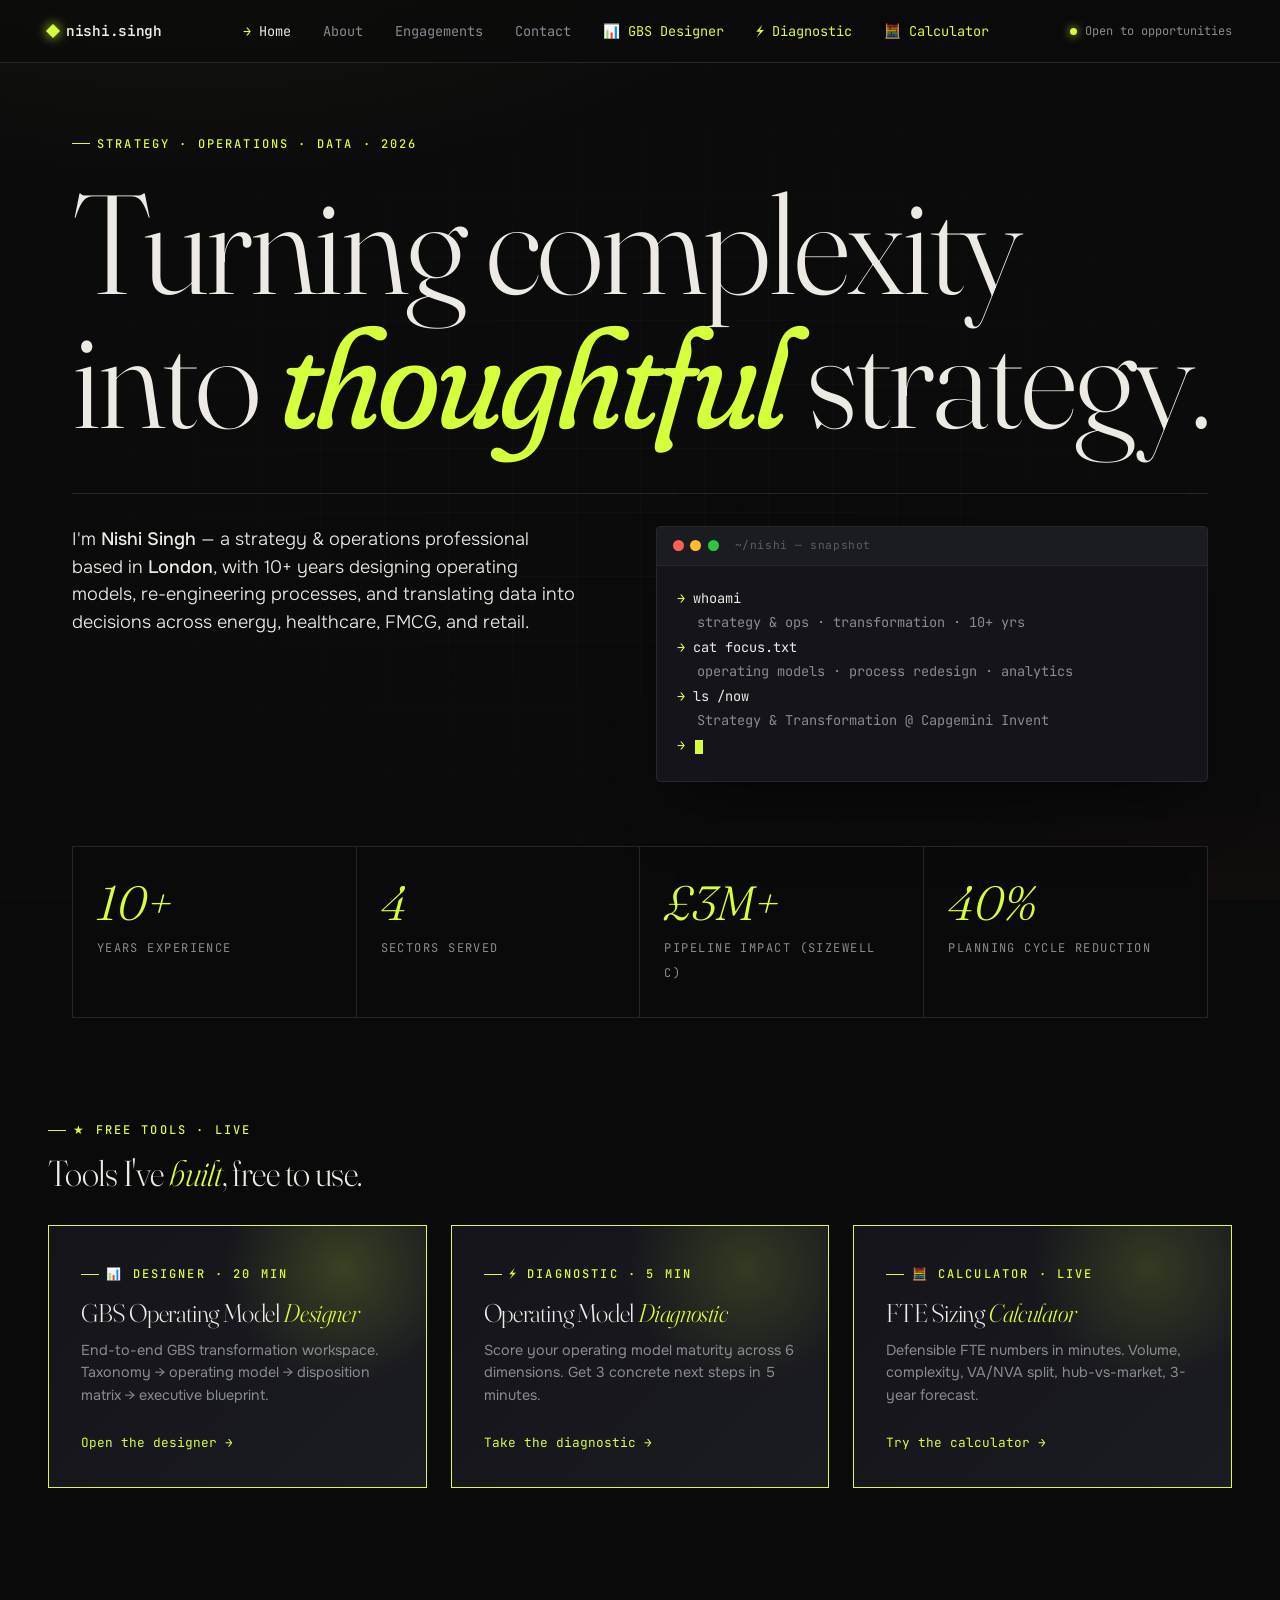
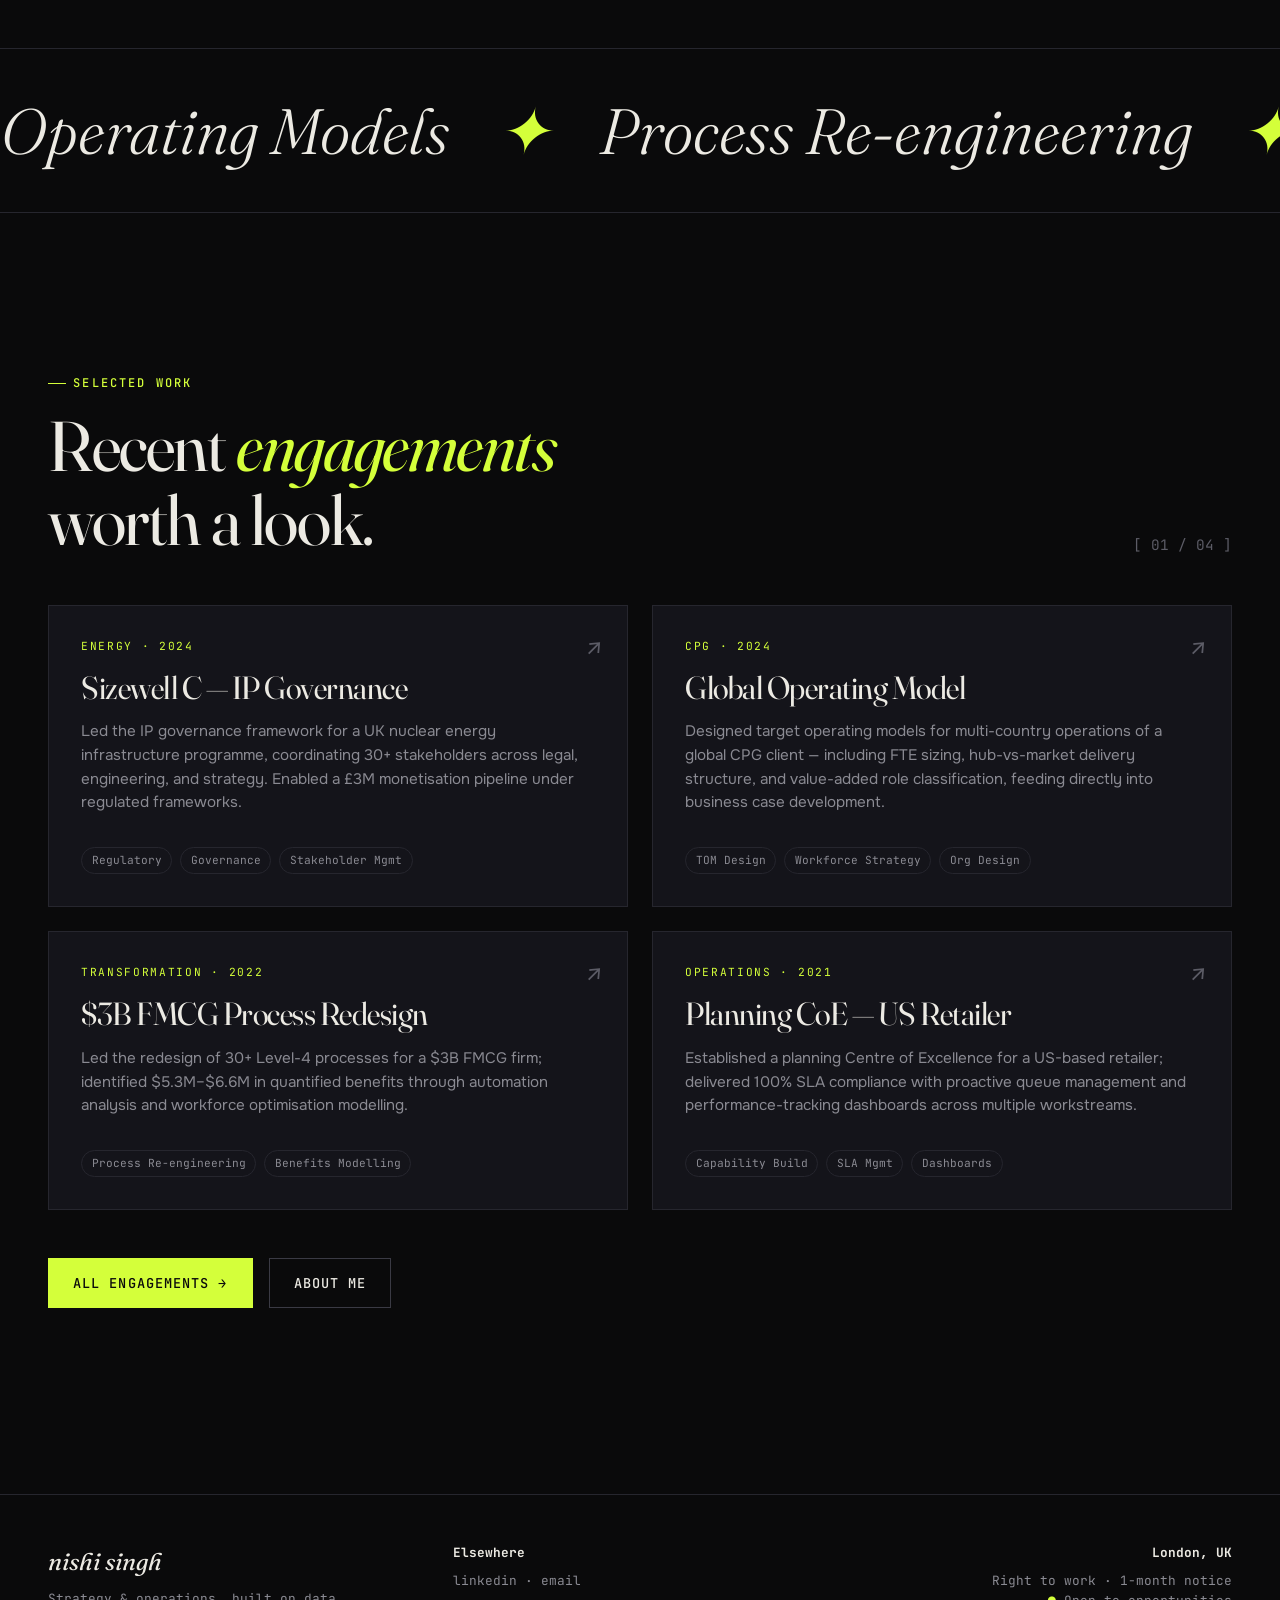
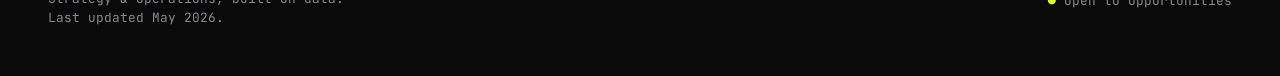
<file: index.html>
<!DOCTYPE html>
<html lang="en">
<head>
<meta charset="UTF-8">
<meta name="viewport" content="width=device-width, initial-scale=1.0">
<title>Nishi Singh — Strategy &amp; Operations</title>
<meta name="description" content="Nishi Singh — Strategy & Operations leader specialising in operating model design, transformation, and data-driven performance improvement.">
<link rel="stylesheet" href="styles.css">
<link rel="icon" href="data:image/svg+xml,%3Csvg xmlns='http://www.w3.org/2000/svg' viewBox='0 0 24 24'%3E%3Crect x='6' y='6' width='12' height='12' transform='rotate(45 12 12)' fill='%23D4FF3A'/%3E%3C/svg%3E">
</head>
<body>

<nav class="nav">
  <a href="index.html" class="nav-logo">
    <span class="logo-mark"></span> nishi.singh
  </a>
  <ul class="nav-links">
    <li><a href="index.html" class="active">Home</a></li>
    <li><a href="about.html">About</a></li>
    <li><a href="projects.html">Engagements</a></li>
    <li><a href="contact.html">Contact</a></li>
    <li><a href="gbs-designer/" style="color: var(--accent);">📊 GBS Designer</a></li>
    <li><a href="tom-diagnostic/" style="color: var(--accent);">⚡ Diagnostic</a></li>
    <li><a href="fte-calculator/" style="color: var(--accent);">🧮 Calculator</a></li>
  </ul>
  <div class="nav-status">
    <span class="status-dot"></span>
    Open to opportunities
  </div>
</nav>

<main>
  <section class="hero">
    <div class="container">
      <div class="hero-eyebrow eyebrow">Strategy · Operations · Data · 2026</div>

      <h1 class="hero-title">
        Turning complexity<br>
        into <span class="accent serif-italic">thoughtful</span> strategy.
      </h1>

      <div class="hero-meta">
        <p class="hero-bio">
          I'm <strong>Nishi Singh</strong> — a strategy &amp; operations professional based
          in <strong>London</strong>, with 10+ years designing operating models,
          re-engineering processes, and translating data into decisions across
          energy, healthcare, FMCG, and retail.
        </p>

        <div class="terminal" aria-label="Profile snapshot">
          <div class="terminal-header">
            <div class="terminal-dots"><span></span><span></span><span></span></div>
            <span>~/nishi — snapshot</span>
          </div>
          <div class="terminal-body">
            <div class="line"><span class="prompt">→</span><span class="cmd">whoami</span></div>
            <div class="output">strategy &amp; ops · transformation · 10+ yrs</div>
            <div class="line"><span class="prompt">→</span><span class="cmd">cat focus.txt</span></div>
            <div class="output">operating models · process redesign · analytics</div>
            <div class="line"><span class="prompt">→</span><span class="cmd">ls /now</span></div>
            <div class="output">Strategy &amp; Transformation @ Capgemini Invent</div>
            <div class="line"><span class="prompt">→</span><span class="cursor"></span></div>
          </div>
        </div>
      </div>

      <div class="stats">
        <div class="stat">
          <span class="stat-num">10+</span>
          <span class="stat-label">Years experience</span>
        </div>
        <div class="stat">
          <span class="stat-num">4</span>
          <span class="stat-label">Sectors served</span>
        </div>
        <div class="stat">
          <span class="stat-num">£3M+</span>
          <span class="stat-label">Pipeline impact (Sizewell C)</span>
        </div>
        <div class="stat">
          <span class="stat-num">40%</span>
          <span class="stat-label">Planning cycle reduction</span>
        </div>
      </div>
    </div>
  </section>

  <section class="container" style="padding: 2rem 0 4rem;">
    <div class="eyebrow" style="margin-bottom: 1rem;">★ Free tools · live</div>
    <h2 style="font-family: var(--serif); font-size: clamp(1.5rem, 3vw, 2.25rem); font-weight: 300; color: var(--text); margin-bottom: 2rem; letter-spacing: -0.015em;">
      Tools I've <em style="font-style: italic; color: var(--accent);">built</em>, free to use.
    </h2>

    <div style="display: grid; grid-template-columns: repeat(auto-fit, minmax(280px, 1fr)); gap: 1.5rem;">

      <a href="gbs-designer/" style="display: block; text-decoration: none; background: linear-gradient(135deg, var(--surface), var(--surface-2)); border: 1px solid var(--accent); padding: 2rem; position: relative; overflow: hidden; transition: transform 0.3s ease;">
        <div style="position: absolute; top: -30%; right: -10%; width: 240px; height: 240px; background: radial-gradient(circle, rgba(212, 255, 58, 0.18), transparent 70%); pointer-events: none;"></div>
        <div style="position: relative;">
          <div class="eyebrow" style="margin-bottom: 1rem;">📊 Designer · 20 min</div>
          <h3 style="font-family: var(--serif); font-size: 1.6rem; font-weight: 300; color: var(--text); margin-bottom: 0.75rem; letter-spacing: -0.015em;">
            GBS Operating Model <em style="font-style: italic; color: var(--accent);">Designer</em>
          </h3>
          <p style="color: var(--text-dim); font-size: 0.9rem; margin-bottom: 1.5rem;">
            End-to-end GBS transformation workspace. Taxonomy → operating model → disposition matrix → executive blueprint.
          </p>
          <span style="font-family: var(--mono); font-size: 0.8rem; color: var(--accent);">Open the designer →</span>
        </div>
      </a>

      <a href="tom-diagnostic/" style="display: block; text-decoration: none; background: linear-gradient(135deg, var(--surface), var(--surface-2)); border: 1px solid var(--accent); padding: 2rem; position: relative; overflow: hidden; transition: transform 0.3s ease;">
        <div style="position: absolute; top: -30%; right: -10%; width: 240px; height: 240px; background: radial-gradient(circle, rgba(212, 255, 58, 0.15), transparent 70%); pointer-events: none;"></div>
        <div style="position: relative;">
          <div class="eyebrow" style="margin-bottom: 1rem;">⚡ Diagnostic · 5 min</div>
          <h3 style="font-family: var(--serif); font-size: 1.6rem; font-weight: 300; color: var(--text); margin-bottom: 0.75rem; letter-spacing: -0.015em;">
            Operating Model <em style="font-style: italic; color: var(--accent);">Diagnostic</em>
          </h3>
          <p style="color: var(--text-dim); font-size: 0.9rem; margin-bottom: 1.5rem;">
            Score your operating model maturity across 6 dimensions. Get 3 concrete next steps in 5 minutes.
          </p>
          <span style="font-family: var(--mono); font-size: 0.8rem; color: var(--accent);">Take the diagnostic →</span>
        </div>
      </a>

      <a href="fte-calculator/" style="display: block; text-decoration: none; background: linear-gradient(135deg, var(--surface), var(--surface-2)); border: 1px solid var(--accent); padding: 2rem; position: relative; overflow: hidden; transition: transform 0.3s ease;">
        <div style="position: absolute; top: -30%; right: -10%; width: 240px; height: 240px; background: radial-gradient(circle, rgba(212, 255, 58, 0.15), transparent 70%); pointer-events: none;"></div>
        <div style="position: relative;">
          <div class="eyebrow" style="margin-bottom: 1rem;">🧮 Calculator · live</div>
          <h3 style="font-family: var(--serif); font-size: 1.6rem; font-weight: 300; color: var(--text); margin-bottom: 0.75rem; letter-spacing: -0.015em;">
            FTE Sizing <em style="font-style: italic; color: var(--accent);">Calculator</em>
          </h3>
          <p style="color: var(--text-dim); font-size: 0.9rem; margin-bottom: 1.5rem;">
            Defensible FTE numbers in minutes. Volume, complexity, VA/NVA split, hub-vs-market, 3-year forecast.
          </p>
          <span style="font-family: var(--mono); font-size: 0.8rem; color: var(--accent);">Try the calculator →</span>
        </div>
      </a>

    </div>
  </section>

  <div class="marquee" aria-hidden="true">
    <div class="marquee-track">
      <span>Operating Models <span class="sep">✦</span> Process Re-engineering <span class="sep">✦</span> S&amp;OP <span class="sep">✦</span> Demand Planning <span class="sep">✦</span> Power BI <span class="sep">✦</span> Blue Yonder <span class="sep">✦</span> SAP <span class="sep">✦</span> Benefits Modelling <span class="sep">✦</span> Workforce Strategy <span class="sep">✦</span></span>
      <span>Operating Models <span class="sep">✦</span> Process Re-engineering <span class="sep">✦</span> S&amp;OP <span class="sep">✦</span> Demand Planning <span class="sep">✦</span> Power BI <span class="sep">✦</span> Blue Yonder <span class="sep">✦</span> SAP <span class="sep">✦</span> Benefits Modelling <span class="sep">✦</span> Workforce Strategy <span class="sep">✦</span></span>
    </div>
  </div>

  <section class="container">
    <div class="section-head">
      <div>
        <div class="eyebrow" style="margin-bottom: 1rem;">Selected work</div>
        <h2>Recent <span class="serif-italic" style="color: var(--accent);">engagements</span><br>worth a look.</h2>
      </div>
      <div class="num">[ 01 / 04 ]</div>
    </div>

    <div class="featured-grid">
      <a href="projects.html" class="feat-card">
        <span class="feat-tag">Energy · 2024</span>
        <h3>Sizewell C — IP Governance</h3>
        <p>Led the IP governance framework for a UK nuclear energy infrastructure programme, coordinating 30+ stakeholders across legal, engineering, and strategy. Enabled a £3M monetisation pipeline under regulated frameworks.</p>
        <div class="feat-tech">
          <span class="tech-pill">Regulatory</span>
          <span class="tech-pill">Governance</span>
          <span class="tech-pill">Stakeholder Mgmt</span>
        </div>
      </a>

      <a href="projects.html" class="feat-card">
        <span class="feat-tag">CPG · 2024</span>
        <h3>Global Operating Model</h3>
        <p>Designed target operating models for multi-country operations of a global CPG client — including FTE sizing, hub-vs-market delivery structure, and value-added role classification, feeding directly into business case development.</p>
        <div class="feat-tech">
          <span class="tech-pill">TOM Design</span>
          <span class="tech-pill">Workforce Strategy</span>
          <span class="tech-pill">Org Design</span>
        </div>
      </a>

      <a href="projects.html" class="feat-card">
        <span class="feat-tag">Transformation · 2022</span>
        <h3>$3B FMCG Process Redesign</h3>
        <p>Led the redesign of 30+ Level-4 processes for a $3B FMCG firm; identified $5.3M–$6.6M in quantified benefits through automation analysis and workforce optimisation modelling.</p>
        <div class="feat-tech">
          <span class="tech-pill">Process Re-engineering</span>
          <span class="tech-pill">Benefits Modelling</span>
        </div>
      </a>

      <a href="projects.html" class="feat-card">
        <span class="feat-tag">Operations · 2021</span>
        <h3>Planning CoE — US Retailer</h3>
        <p>Established a planning Centre of Excellence for a US-based retailer; delivered 100% SLA compliance with proactive queue management and performance-tracking dashboards across multiple workstreams.</p>
        <div class="feat-tech">
          <span class="tech-pill">Capability Build</span>
          <span class="tech-pill">SLA Mgmt</span>
          <span class="tech-pill">Dashboards</span>
        </div>
      </a>
    </div>

    <div style="display: flex; gap: 1rem; margin-top: 2rem; flex-wrap: wrap;">
      <a href="projects.html" class="btn">All engagements →</a>
      <a href="about.html" class="btn btn--ghost">About me</a>
    </div>
  </section>

</main>

<footer class="footer">
  <div>
    <span class="footer-mark">nishi singh</span>
    Strategy &amp; operations, built on data.<br>
    Last updated May 2026.
  </div>
  <div>
    <strong style="color: var(--text); display: block; margin-bottom: 0.5rem;">Elsewhere</strong>
    <a href="https://linkedin.com/in/nishi-singh-639b2558">linkedin</a> · <a href="mailto:nishisingh89@gmail.com">email</a>
  </div>
  <div class="col-end">
    <strong style="color: var(--text); display: block; margin-bottom: 0.5rem;">London, UK</strong>
    Right to work · 1-month notice<br>
    <span style="color: var(--accent);">●</span> Open to opportunities
  </div>
</footer>

</body>
</html>
</file>
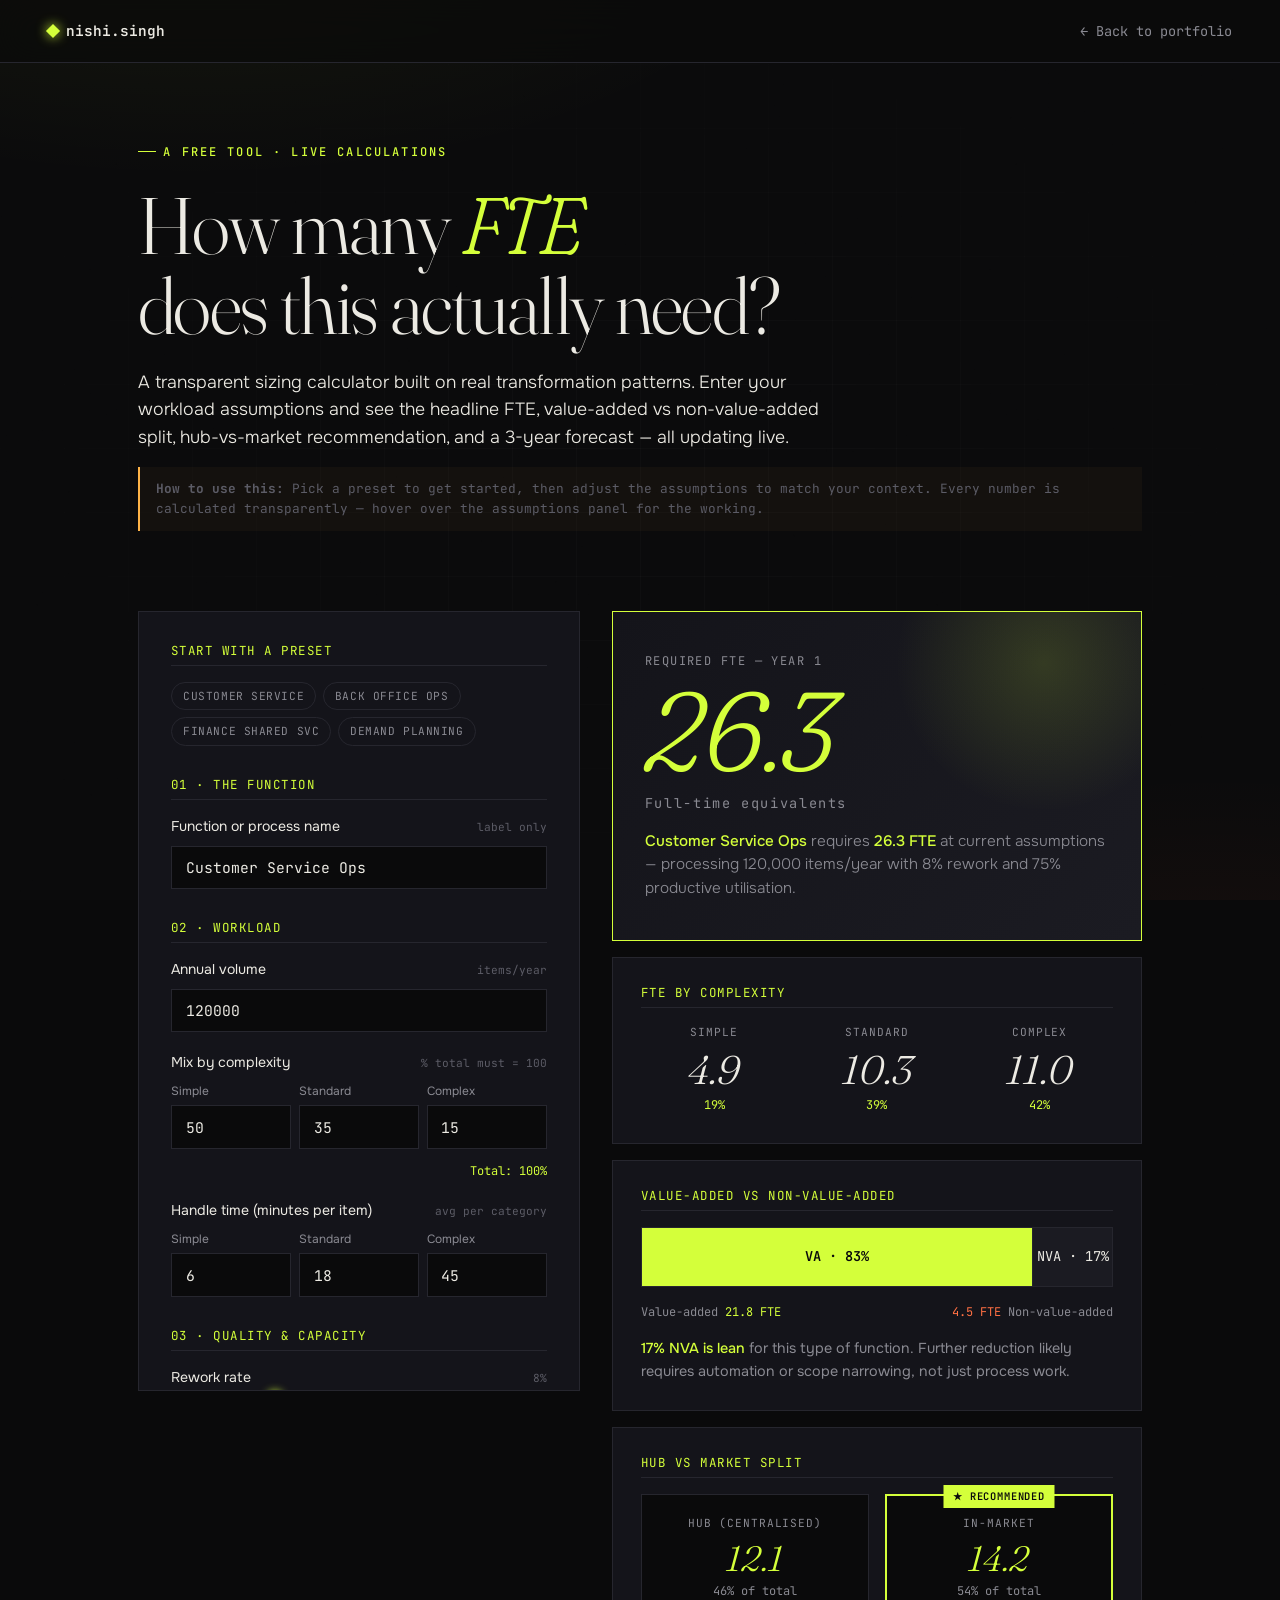
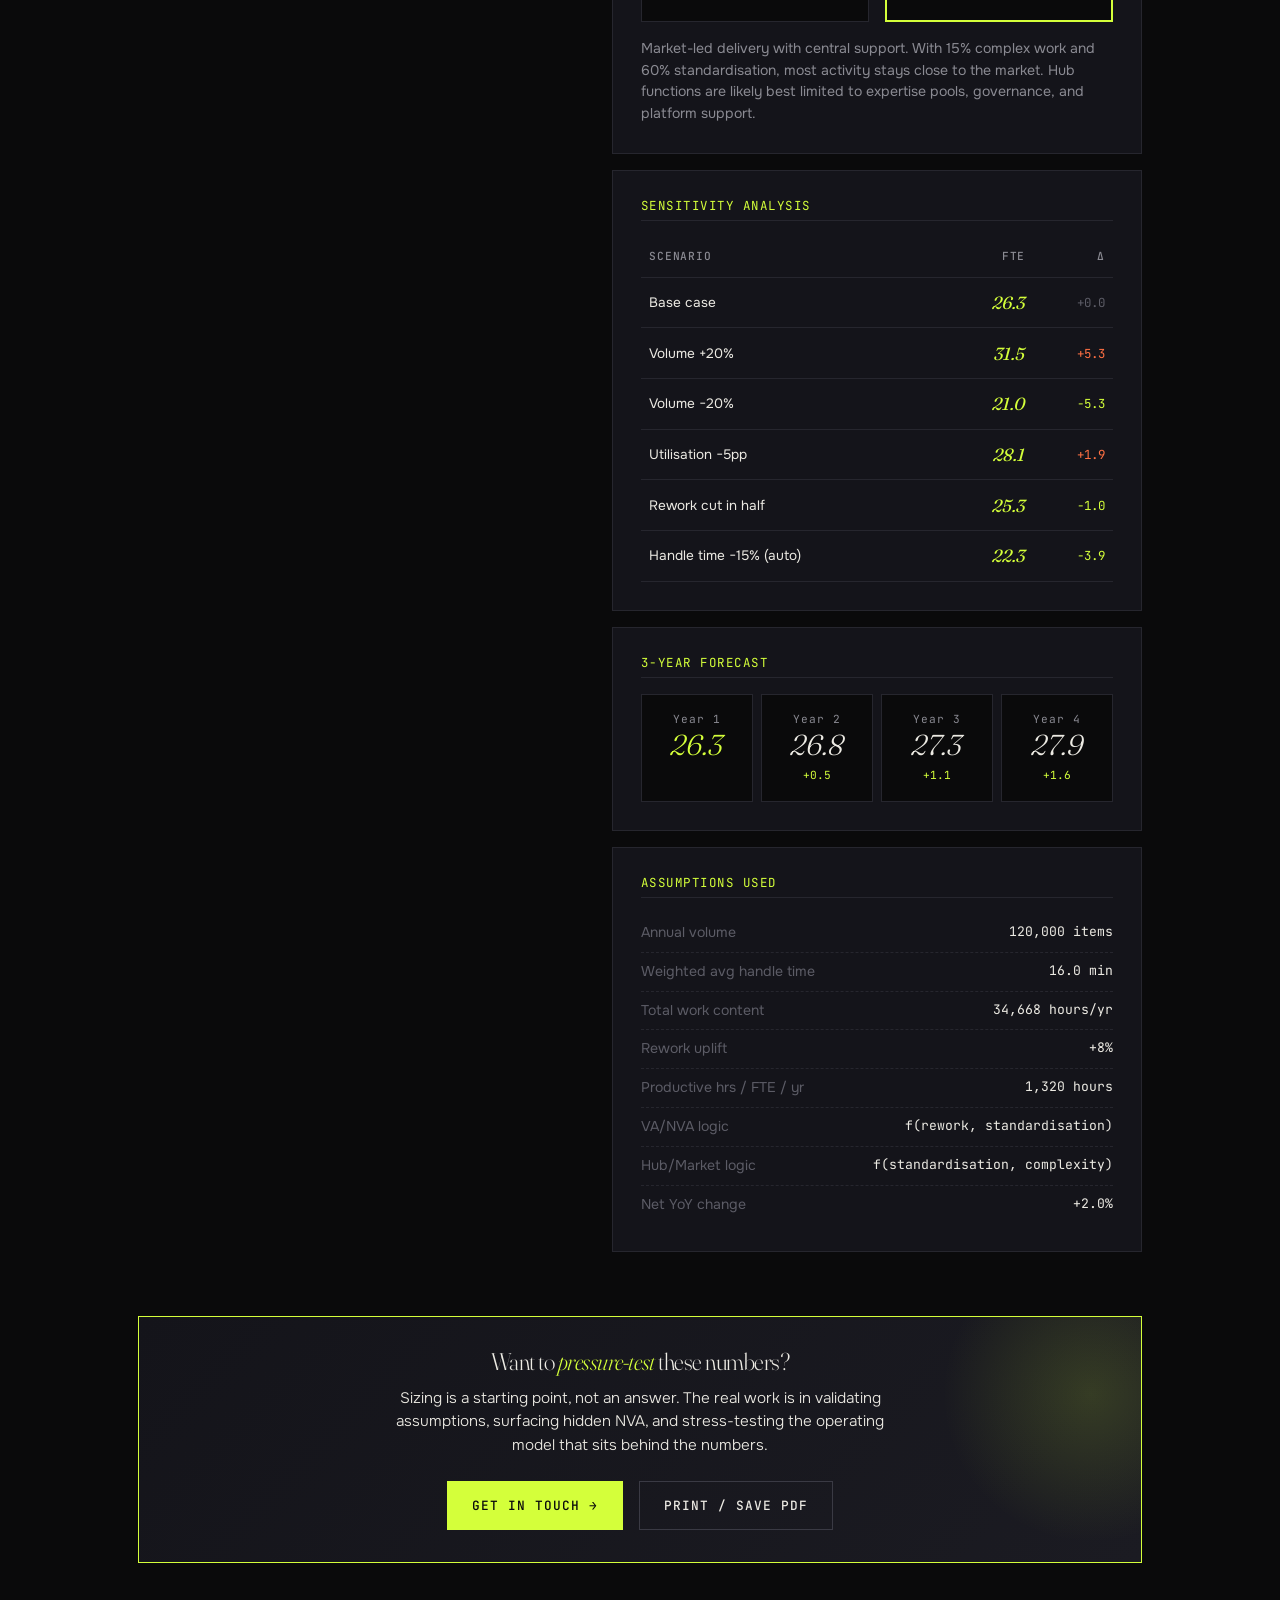
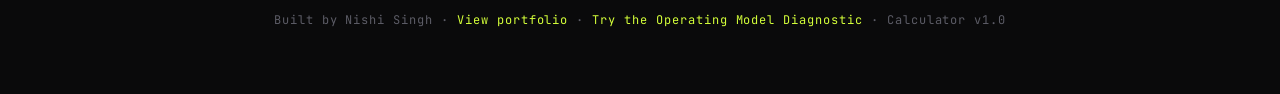
<file: fte-calculator/index.html>
<!DOCTYPE html>
<html lang="en">
<head>
<meta charset="UTF-8">
<meta name="viewport" content="width=device-width, initial-scale=1.0">
<title>FTE Sizing Calculator — Nishi Singh</title>
<meta name="description" content="A free FTE sizing calculator built on real transformation patterns. Size a function, see value-added vs non-value-added split, hub-vs-market recommendation, and a 3-year forecast.">
<link rel="icon" href="data:image/svg+xml,%3Csvg xmlns='http://www.w3.org/2000/svg' viewBox='0 0 24 24'%3E%3Crect x='6' y='6' width='12' height='12' transform='rotate(45 12 12)' fill='%23D4FF3A'/%3E%3C/svg%3E">

<style>
/* ==========================================================================
   FTE Sizing Calculator — Single-File Tool
   Aesthetic continuity with the rest of the portfolio.
   ========================================================================== */

@import url('https://fonts.googleapis.com/css2?family=Fraunces:ital,opsz,wght@0,9..144,300..700;1,9..144,300..700&family=JetBrains+Mono:wght@400;500;600&family=Onest:wght@300;400;500;600;700&display=swap');

:root {
  --bg: #0A0A0B;
  --bg-2: #101013;
  --surface: #14141A;
  --surface-2: #1B1B22;
  --border: #26262E;
  --border-strong: #3A3A44;
  --text: #ECEAE3;
  --text-dim: #8A8A92;
  --text-faint: #5C5C66;
  --accent: #D4FF3A;
  --accent-dim: #97B82A;
  --accent-warm: #FFB347;
  --accent-warn: #FF7043;
  --serif: 'Fraunces', 'Times New Roman', serif;
  --sans: 'Onest', system-ui, sans-serif;
  --mono: 'JetBrains Mono', ui-monospace, monospace;
  --max-w: 1100px;
  --gutter: clamp(1.25rem, 4vw, 3rem);
}

* { box-sizing: border-box; margin: 0; padding: 0; }
html { scroll-behavior: smooth; }

body {
  background: var(--bg);
  color: var(--text);
  font-family: var(--sans);
  font-size: 16px;
  line-height: 1.55;
  font-weight: 400;
  -webkit-font-smoothing: antialiased;
  overflow-x: hidden;
  position: relative;
  min-height: 100vh;
  background-image:
    radial-gradient(ellipse 80% 50% at 15% -10%, rgba(212, 255, 58, 0.06), transparent 60%),
    radial-gradient(ellipse 60% 40% at 95% 110%, rgba(255, 87, 34, 0.05), transparent 60%);
  background-attachment: fixed;
}

body::before {
  content: '';
  position: fixed;
  inset: 0;
  background-image:
    linear-gradient(rgba(255, 255, 255, 0.018) 1px, transparent 1px),
    linear-gradient(90deg, rgba(255, 255, 255, 0.018) 1px, transparent 1px);
  background-size: 64px 64px;
  pointer-events: none;
  z-index: 0;
  mask-image: radial-gradient(ellipse at center, black 20%, transparent 80%);
}

body::after {
  content: '';
  position: fixed;
  inset: 0;
  background-image: url("data:image/svg+xml,%3Csvg viewBox='0 0 200 200' xmlns='http://www.w3.org/2000/svg'%3E%3Cfilter id='n'%3E%3CfeTurbulence type='fractalNoise' baseFrequency='0.85' numOctaves='2' stitchTiles='stitch'/%3E%3CfeColorMatrix values='0 0 0 0 1, 0 0 0 0 1, 0 0 0 0 1, 0 0 0 0.04 0'/%3E%3C/filter%3E%3Crect width='100%25' height='100%25' filter='url(%23n)'/%3E%3C/svg%3E");
  pointer-events: none;
  opacity: 0.6;
  z-index: 1;
  mix-blend-mode: overlay;
}

main, nav, footer { position: relative; z-index: 2; }

h1, h2, h3, h4 {
  font-family: var(--serif);
  font-weight: 400;
  font-variation-settings: "opsz" 144;
  letter-spacing: -0.02em;
  line-height: 1.05;
}

::selection { background: var(--accent); color: var(--bg); }

/* ===== Nav ===== */
.nav {
  position: sticky; top: 0; z-index: 100;
  display: flex; align-items: center; justify-content: space-between;
  padding: 1.25rem var(--gutter);
  background: rgba(10, 10, 11, 0.7);
  backdrop-filter: blur(18px) saturate(140%);
  border-bottom: 1px solid var(--border);
}
.nav-logo {
  font-family: var(--mono);
  font-size: 0.9rem; font-weight: 600;
  display: flex; align-items: center; gap: 0.5rem;
  color: var(--text); text-decoration: none;
}
.logo-mark {
  display: inline-block; width: 10px; height: 10px;
  background: var(--accent); transform: rotate(45deg);
  box-shadow: 0 0 12px var(--accent);
}
.nav-back {
  font-family: var(--mono); font-size: 0.85rem;
  color: var(--text-dim); text-decoration: none;
  transition: color 0.2s;
}
.nav-back:hover { color: var(--accent); }

/* ===== Layout ===== */
.container { max-width: var(--max-w); margin: 0 auto; padding: 0 var(--gutter); }

.eyebrow {
  font-family: var(--mono);
  font-size: 0.75rem; font-weight: 500;
  text-transform: uppercase; letter-spacing: 0.18em;
  color: var(--accent);
  display: inline-flex; align-items: center; gap: 0.6em;
}
.eyebrow::before {
  content: ''; width: 1.5em; height: 1px;
  background: var(--accent); display: inline-block;
}

/* ===== Intro ===== */
.intro {
  padding: clamp(3rem, 8vh, 5rem) 0 3rem;
  text-align: left;
}
.intro h1 {
  font-size: clamp(2.5rem, 7vw, 5rem);
  font-weight: 300;
  margin: 1.5rem 0 1.5rem;
  line-height: 1;
}
.intro h1 em {
  font-style: italic; color: var(--accent);
  font-variation-settings: "opsz" 144, "SOFT" 100;
}
.intro-lead {
  font-size: 1.1rem; color: var(--text); font-weight: 300;
  max-width: 60ch; margin-bottom: 1rem;
}
.intro-lead strong { color: var(--accent); font-weight: 500; }
.intro-note {
  font-family: var(--mono); font-size: 0.8rem;
  color: var(--text-faint); margin-top: 1rem;
  padding: 0.75rem 1rem;
  border-left: 2px solid var(--accent-warm);
  background: rgba(255, 179, 71, 0.04);
}

/* ===== Layout grid: form left, results right ===== */
.calc-grid {
  display: grid;
  grid-template-columns: 1fr 1.2fr;
  gap: 2rem;
  margin: 2rem 0 4rem;
}

@media (max-width: 920px) {
  .calc-grid { grid-template-columns: 1fr; }
}

/* ===== Form ===== */
.form-panel {
  background: var(--surface);
  border: 1px solid var(--border);
  padding: 2rem;
  position: sticky;
  top: 100px;
  max-height: calc(100vh - 120px);
  overflow-y: auto;
}

@media (max-width: 920px) {
  .form-panel { position: static; max-height: none; }
}

.form-panel::-webkit-scrollbar { width: 6px; }
.form-panel::-webkit-scrollbar-track { background: var(--bg); }
.form-panel::-webkit-scrollbar-thumb { background: var(--border-strong); }

.form-section {
  margin-bottom: 2rem;
}
.form-section h3 {
  font-family: var(--mono);
  font-size: 0.78rem;
  text-transform: uppercase;
  letter-spacing: 0.12em;
  color: var(--accent);
  margin-bottom: 1rem;
  padding-bottom: 0.5rem;
  border-bottom: 1px solid var(--border);
}

.field {
  margin-bottom: 1.25rem;
}
.field label {
  display: flex;
  justify-content: space-between;
  align-items: baseline;
  margin-bottom: 0.5rem;
  font-size: 0.88rem;
  color: var(--text);
}
.field .hint {
  font-family: var(--mono);
  font-size: 0.7rem;
  color: var(--text-faint);
}
.field input[type="number"],
.field input[type="text"],
.field select {
  width: 100%;
  background: var(--bg);
  border: 1px solid var(--border);
  color: var(--text);
  padding: 0.7rem 0.85rem;
  font-family: var(--mono);
  font-size: 0.92rem;
  transition: border-color 0.2s;
}
.field input:focus,
.field select:focus {
  outline: none;
  border-color: var(--accent);
}

.field-row {
  display: grid;
  grid-template-columns: repeat(3, 1fr);
  gap: 0.5rem;
}
.field-row .field-sub label {
  font-size: 0.75rem;
  color: var(--text-dim);
  margin-bottom: 0.3rem;
  display: block;
}
.field-row .pct-total {
  grid-column: 1 / -1;
  font-family: var(--mono);
  font-size: 0.75rem;
  color: var(--text-faint);
  text-align: right;
  margin-top: 0.3rem;
}
.field-row .pct-total.bad { color: var(--accent-warn); }
.field-row .pct-total.good { color: var(--accent); }

/* Slider styles */
.slider-row {
  display: flex;
  align-items: center;
  gap: 0.75rem;
}
input[type="range"] {
  flex: 1;
  -webkit-appearance: none;
  appearance: none;
  height: 4px;
  background: var(--border);
  outline: none;
  border-radius: 99px;
}
input[type="range"]::-webkit-slider-thumb {
  -webkit-appearance: none;
  appearance: none;
  width: 16px; height: 16px;
  background: var(--accent);
  border-radius: 50%;
  cursor: pointer;
  border: 2px solid var(--bg);
  box-shadow: 0 0 8px var(--accent);
}
input[type="range"]::-moz-range-thumb {
  width: 16px; height: 16px;
  background: var(--accent);
  border-radius: 50%;
  cursor: pointer;
  border: 2px solid var(--bg);
}
.slider-value {
  font-family: var(--serif);
  font-style: italic;
  color: var(--accent);
  font-size: 1.2rem;
  min-width: 3em;
  text-align: right;
}

/* Presets */
.preset-row {
  display: flex;
  flex-wrap: wrap;
  gap: 0.4rem;
  margin-bottom: 1.5rem;
}
.preset-btn {
  font-family: var(--mono);
  font-size: 0.7rem;
  padding: 0.4rem 0.7rem;
  background: transparent;
  color: var(--text-dim);
  border: 1px solid var(--border);
  cursor: pointer;
  text-transform: uppercase;
  letter-spacing: 0.05em;
  transition: all 0.2s;
  border-radius: 99px;
}
.preset-btn:hover {
  border-color: var(--accent);
  color: var(--accent);
}

/* ===== Results panel ===== */
.results-panel {
  display: flex;
  flex-direction: column;
  gap: 1rem;
}

.headline {
  background: linear-gradient(135deg, var(--surface), var(--surface-2));
  border: 1px solid var(--accent);
  padding: 2.5rem 2rem;
  position: relative;
  overflow: hidden;
}
.headline::before {
  content: '';
  position: absolute;
  top: -30%; right: -10%;
  width: 300px; height: 300px;
  background: radial-gradient(circle, rgba(212, 255, 58, 0.15), transparent 70%);
  pointer-events: none;
}
.headline-label {
  font-family: var(--mono);
  font-size: 0.75rem;
  text-transform: uppercase;
  letter-spacing: 0.12em;
  color: var(--text-dim);
  margin-bottom: 0.5rem;
  position: relative;
}
.headline-num {
  font-family: var(--serif);
  font-style: italic;
  font-size: clamp(4rem, 11vw, 7rem);
  font-weight: 300;
  color: var(--accent);
  line-height: 0.95;
  font-variation-settings: "opsz" 144, "SOFT" 100;
  display: block;
  position: relative;
  transition: opacity 0.3s ease;
}
.headline-unit {
  font-family: var(--mono);
  font-size: 0.85rem;
  color: var(--text-dim);
  letter-spacing: 0.12em;
  margin-top: 0.5rem;
  position: relative;
}
.headline-context {
  margin-top: 1rem;
  color: var(--text-dim);
  font-size: 0.95rem;
  position: relative;
  font-weight: 300;
}
.headline-context strong { color: var(--accent); font-weight: 500; }

.panel {
  background: var(--surface);
  border: 1px solid var(--border);
  padding: 1.75rem;
}
.panel h3 {
  font-family: var(--mono);
  font-size: 0.78rem;
  text-transform: uppercase;
  letter-spacing: 0.12em;
  color: var(--accent);
  margin-bottom: 1rem;
  padding-bottom: 0.5rem;
  border-bottom: 1px solid var(--border);
}

/* Breakdown by complexity */
.breakdown {
  display: grid;
  grid-template-columns: repeat(3, 1fr);
  gap: 1rem;
}
.bd-item {
  text-align: center;
}
.bd-item .bd-label {
  font-family: var(--mono);
  font-size: 0.7rem;
  text-transform: uppercase;
  color: var(--text-dim);
  letter-spacing: 0.08em;
  margin-bottom: 0.5rem;
}
.bd-item .bd-num {
  font-family: var(--serif);
  font-style: italic;
  font-size: 2.5rem;
  color: var(--text);
  line-height: 1;
  font-weight: 300;
  display: block;
}
.bd-item .bd-pct {
  font-family: var(--mono);
  font-size: 0.75rem;
  color: var(--accent);
  margin-top: 0.4rem;
}

/* VA / NVA split */
.va-split {
  display: flex;
  height: 60px;
  border: 1px solid var(--border);
  overflow: hidden;
  margin: 1rem 0;
}
.va-split .va-bar {
  background: var(--accent);
  color: var(--bg);
  display: flex;
  align-items: center;
  justify-content: center;
  font-family: var(--mono);
  font-size: 0.85rem;
  font-weight: 600;
  transition: width 0.6s cubic-bezier(0.2, 0.8, 0.2, 1);
}
.va-split .nva-bar {
  background: var(--surface-2);
  color: var(--text);
  display: flex;
  align-items: center;
  justify-content: center;
  font-family: var(--mono);
  font-size: 0.85rem;
  border-left: 1px solid var(--border);
  transition: width 0.6s cubic-bezier(0.2, 0.8, 0.2, 1);
}
.va-legend {
  display: flex;
  justify-content: space-between;
  font-family: var(--mono);
  font-size: 0.75rem;
  color: var(--text-dim);
  margin-top: 0.75rem;
}
.va-note {
  margin-top: 1rem;
  color: var(--text-dim);
  font-size: 0.9rem;
  line-height: 1.55;
}
.va-note strong { color: var(--accent); font-weight: 500; }

/* Hub/Market */
.hub-market {
  display: grid;
  grid-template-columns: 1fr 1fr;
  gap: 1rem;
}
.hm-card {
  background: var(--bg);
  border: 1px solid var(--border);
  padding: 1.25rem;
  text-align: center;
}
.hm-card.recommend {
  border-color: var(--accent);
  box-shadow: inset 0 0 0 1px var(--accent);
  position: relative;
}
.hm-card.recommend::before {
  content: '★ Recommended';
  position: absolute;
  top: -10px; left: 50%;
  transform: translateX(-50%);
  background: var(--accent);
  color: var(--bg);
  font-family: var(--mono);
  font-size: 0.65rem;
  font-weight: 600;
  letter-spacing: 0.08em;
  text-transform: uppercase;
  padding: 0.2rem 0.6rem;
}
.hm-label {
  font-family: var(--mono);
  font-size: 0.7rem;
  text-transform: uppercase;
  color: var(--text-dim);
  letter-spacing: 0.08em;
  margin-bottom: 0.5rem;
}
.hm-num {
  font-family: var(--serif);
  font-style: italic;
  font-size: 2.2rem;
  color: var(--accent);
  line-height: 1;
  font-weight: 300;
  display: block;
}
.hm-pct {
  font-family: var(--mono);
  font-size: 0.75rem;
  color: var(--text-dim);
  margin-top: 0.4rem;
}
.hm-reason {
  margin-top: 1rem;
  font-size: 0.88rem;
  color: var(--text-dim);
  line-height: 1.55;
}

/* Sensitivity table */
.sens-table {
  width: 100%;
  border-collapse: collapse;
  margin-top: 0.5rem;
}
.sens-table th, .sens-table td {
  padding: 0.7rem 0.5rem;
  text-align: left;
  border-bottom: 1px solid var(--border);
  font-size: 0.85rem;
}
.sens-table th {
  font-family: var(--mono);
  font-size: 0.7rem;
  color: var(--text-dim);
  text-transform: uppercase;
  letter-spacing: 0.08em;
  font-weight: 500;
}
.sens-table td.scenario { color: var(--text); }
.sens-table td.value {
  font-family: var(--serif);
  font-style: italic;
  color: var(--accent);
  font-size: 1.1rem;
  text-align: right;
}
.sens-table td.delta {
  font-family: var(--mono);
  font-size: 0.78rem;
  color: var(--text-dim);
  text-align: right;
}

/* Forecast */
.forecast {
  display: grid;
  grid-template-columns: repeat(4, 1fr);
  gap: 0.5rem;
}
.fc-item {
  background: var(--bg);
  border: 1px solid var(--border);
  padding: 1rem 0.5rem;
  text-align: center;
}
.fc-year {
  font-family: var(--mono);
  font-size: 0.7rem;
  color: var(--text-dim);
  letter-spacing: 0.08em;
}
.fc-num {
  font-family: var(--serif);
  font-style: italic;
  font-size: 1.8rem;
  color: var(--text);
  font-weight: 300;
  line-height: 1.2;
  display: block;
}
.fc-delta {
  font-family: var(--mono);
  font-size: 0.7rem;
  color: var(--accent);
  margin-top: 0.3rem;
}

/* Assumptions list */
.assumptions {
  list-style: none;
  padding: 0;
  margin: 0;
}
.assumptions li {
  display: flex;
  justify-content: space-between;
  padding: 0.5rem 0;
  border-bottom: 1px dashed var(--border);
  font-size: 0.88rem;
  color: var(--text-dim);
}
.assumptions li:last-child { border-bottom: none; }
.assumptions .key { color: var(--text-faint); }
.assumptions .val {
  font-family: var(--mono);
  color: var(--text);
  font-size: 0.82rem;
}

/* CTA */
.cta-box {
  background: linear-gradient(135deg, var(--surface), var(--surface-2));
  border: 1px solid var(--accent);
  padding: 2rem;
  margin: 1rem 0 3rem;
  text-align: center;
  position: relative;
  overflow: hidden;
}
.cta-box::before {
  content: '';
  position: absolute;
  top: -30%; right: -10%;
  width: 300px; height: 300px;
  background: radial-gradient(circle, rgba(212, 255, 58, 0.15), transparent 70%);
  pointer-events: none;
}
.cta-box h3 {
  font-family: var(--serif);
  font-size: 1.5rem;
  margin-bottom: 0.75rem;
  font-weight: 300;
  position: relative;
}
.cta-box h3 em {
  font-style: italic; color: var(--accent);
}
.cta-box p {
  color: var(--text); max-width: 50ch; margin: 0 auto 1.5rem;
  font-weight: 300; font-size: 0.95rem;
  position: relative;
}
.cta-row {
  display: flex; gap: 1rem; justify-content: center;
  flex-wrap: wrap; position: relative;
}

.btn {
  display: inline-flex; align-items: center; gap: 0.6rem;
  padding: 0.85rem 1.5rem;
  font-family: var(--mono); font-size: 0.8rem; font-weight: 500;
  text-transform: uppercase; letter-spacing: 0.08em;
  background: var(--accent); color: var(--bg);
  border: 1px solid var(--accent);
  cursor: pointer; transition: all 0.2s;
  text-decoration: none;
}
.btn:hover { background: transparent; color: var(--accent); }
.btn--ghost {
  background: transparent; color: var(--text);
  border-color: var(--border-strong);
}
.btn--ghost:hover { border-color: var(--accent); color: var(--accent); }

.footer-note {
  text-align: center; padding: 0 0 4rem;
  font-family: var(--mono); font-size: 0.75rem;
  color: var(--text-faint); letter-spacing: 0.08em;
}
.footer-note a { color: var(--accent); text-decoration: none; }

@media print {
  body { background: white; color: black; }
  body::before, body::after { display: none; }
  .nav, .form-panel, .cta-box, .footer-note, .preset-row, .intro-note { display: none !important; }
  .calc-grid { grid-template-columns: 1fr; }
  .headline, .panel { background: white; border: 1px solid #ddd; color: black; page-break-inside: avoid; }
  .headline-num, .bd-num, .hm-num, .fc-num, h2 em, h3 em { color: #1a1a1a; }
  .va-bar { background: #1a1a1a; color: white; }
}
</style>
</head>
<body>

<nav class="nav">
  <a href="../index.html" class="nav-logo">
    <span class="logo-mark"></span> nishi.singh
  </a>
  <a href="../index.html" class="nav-back">← Back to portfolio</a>
</nav>

<main>
  <div class="container">

    <!-- ===== Intro ===== -->
    <section class="intro">
      <div class="eyebrow">A free tool · live calculations</div>
      <h1>How many <em>FTE</em><br>does this actually need?</h1>
      <p class="intro-lead">
        A transparent sizing calculator built on real transformation patterns. Enter your workload assumptions and see the headline FTE, value-added vs non-value-added split, hub-vs-market recommendation, and a 3-year forecast — all updating live.
      </p>
      <div class="intro-note">
        <strong>How to use this:</strong> Pick a preset to get started, then adjust the assumptions to match your context. Every number is calculated transparently — hover over the assumptions panel for the working.
      </div>
    </section>

    <!-- ===== Calculator ===== -->
    <div class="calc-grid">

      <!-- LEFT: Form -->
      <aside class="form-panel">

        <div class="form-section">
          <h3>Start with a preset</h3>
          <div class="preset-row">
            <button class="preset-btn" onclick="loadPreset('customer-service')">Customer Service</button>
            <button class="preset-btn" onclick="loadPreset('back-office')">Back Office Ops</button>
            <button class="preset-btn" onclick="loadPreset('finance')">Finance Shared Svc</button>
            <button class="preset-btn" onclick="loadPreset('demand-planning')">Demand Planning</button>
          </div>
        </div>

        <div class="form-section">
          <h3>01 · The function</h3>
          <div class="field">
            <label>Function or process name <span class="hint">label only</span></label>
            <input type="text" id="function-name" value="Customer Service Ops" oninput="recalc()">
          </div>
        </div>

        <div class="form-section">
          <h3>02 · Workload</h3>
          <div class="field">
            <label>Annual volume <span class="hint">items/year</span></label>
            <input type="number" id="volume" value="120000" min="0" step="1000" oninput="recalc()">
          </div>

          <div class="field">
            <label>Mix by complexity <span class="hint">% total must = 100</span></label>
            <div class="field-row">
              <div class="field-sub">
                <label>Simple</label>
                <input type="number" id="mix-simple" value="50" min="0" max="100" oninput="recalc()">
              </div>
              <div class="field-sub">
                <label>Standard</label>
                <input type="number" id="mix-standard" value="35" min="0" max="100" oninput="recalc()">
              </div>
              <div class="field-sub">
                <label>Complex</label>
                <input type="number" id="mix-complex" value="15" min="0" max="100" oninput="recalc()">
              </div>
              <div class="pct-total" id="mix-total">Total: 100%</div>
            </div>
          </div>

          <div class="field">
            <label>Handle time (minutes per item) <span class="hint">avg per category</span></label>
            <div class="field-row">
              <div class="field-sub">
                <label>Simple</label>
                <input type="number" id="time-simple" value="6" min="0" step="0.5" oninput="recalc()">
              </div>
              <div class="field-sub">
                <label>Standard</label>
                <input type="number" id="time-standard" value="18" min="0" step="0.5" oninput="recalc()">
              </div>
              <div class="field-sub">
                <label>Complex</label>
                <input type="number" id="time-complex" value="45" min="0" step="0.5" oninput="recalc()">
              </div>
            </div>
          </div>
        </div>

        <div class="form-section">
          <h3>03 · Quality &amp; capacity</h3>

          <div class="field">
            <label>Rework rate <span class="hint" id="rework-display">8%</span></label>
            <div class="slider-row">
              <input type="range" id="rework" min="0" max="30" value="8" oninput="recalc()">
            </div>
          </div>

          <div class="field">
            <label>Productive utilisation <span class="hint" id="util-display">75%</span></label>
            <div class="slider-row">
              <input type="range" id="utilisation" min="50" max="95" value="75" oninput="recalc()">
            </div>
          </div>

          <div class="field">
            <label>Annual working hours per FTE <span class="hint">excl. leave/holidays</span></label>
            <input type="number" id="annual-hours" value="1760" min="800" max="2200" step="10" oninput="recalc()">
          </div>
        </div>

        <div class="form-section">
          <h3>04 · Forward look</h3>
          <div class="field">
            <label>Annual volume growth <span class="hint" id="growth-display">+5% /yr</span></label>
            <div class="slider-row">
              <input type="range" id="growth" min="-15" max="30" value="5" oninput="recalc()">
            </div>
          </div>
          <div class="field">
            <label>Annual productivity gain <span class="hint" id="prod-display">+3% /yr</span></label>
            <div class="slider-row">
              <input type="range" id="productivity" min="0" max="20" value="3" oninput="recalc()">
            </div>
          </div>
        </div>

        <div class="form-section">
          <h3>05 · Operating model context</h3>
          <div class="field">
            <label>Number of markets served <span class="hint">countries/regions</span></label>
            <input type="number" id="markets" value="6" min="1" max="50" oninput="recalc()">
          </div>
          <div class="field">
            <label>Standardisation potential <span class="hint" id="std-display">60%</span></label>
            <div class="slider-row">
              <input type="range" id="standardisation" min="0" max="100" value="60" oninput="recalc()">
            </div>
          </div>
        </div>
      </aside>

      <!-- RIGHT: Results -->
      <div class="results-panel">

        <!-- Headline -->
        <div class="headline">
          <div class="headline-label">Required FTE — Year 1</div>
          <span class="headline-num" id="headline-fte">—</span>
          <div class="headline-unit">Full-time equivalents</div>
          <div class="headline-context" id="headline-context">—</div>
        </div>

        <!-- Breakdown -->
        <div class="panel">
          <h3>FTE by complexity</h3>
          <div class="breakdown">
            <div class="bd-item">
              <div class="bd-label">Simple</div>
              <span class="bd-num" id="bd-simple">—</span>
              <div class="bd-pct" id="bd-simple-pct">—</div>
            </div>
            <div class="bd-item">
              <div class="bd-label">Standard</div>
              <span class="bd-num" id="bd-standard">—</span>
              <div class="bd-pct" id="bd-standard-pct">—</div>
            </div>
            <div class="bd-item">
              <div class="bd-label">Complex</div>
              <span class="bd-num" id="bd-complex">—</span>
              <div class="bd-pct" id="bd-complex-pct">—</div>
            </div>
          </div>
        </div>

        <!-- VA / NVA -->
        <div class="panel">
          <h3>Value-added vs non-value-added</h3>
          <div class="va-split">
            <div class="va-bar" id="va-bar" style="width: 70%;">VA · 70%</div>
            <div class="nva-bar" id="nva-bar" style="width: 30%;">NVA · 30%</div>
          </div>
          <div class="va-legend">
            <span>Value-added <span id="va-fte" style="color: var(--accent);">—</span></span>
            <span><span id="nva-fte" style="color: var(--accent-warn);">—</span> Non-value-added</span>
          </div>
          <div class="va-note" id="va-note">
            <strong>Rule of thumb:</strong> rework, escalations, handoffs, status updates, and unclear ownership drive NVA. Most functions can move 5–15 NVA points to VA within 12 months through process and tooling work.
          </div>
        </div>

        <!-- Hub / Market -->
        <div class="panel">
          <h3>Hub vs market split</h3>
          <div class="hub-market">
            <div class="hm-card" id="hub-card">
              <div class="hm-label">Hub (centralised)</div>
              <span class="hm-num" id="hub-fte">—</span>
              <div class="hm-pct" id="hub-pct">—</div>
            </div>
            <div class="hm-card" id="market-card">
              <div class="hm-label">In-market</div>
              <span class="hm-num" id="market-fte">—</span>
              <div class="hm-pct" id="market-pct">—</div>
            </div>
          </div>
          <div class="hm-reason" id="hm-reason">—</div>
        </div>

        <!-- Sensitivity -->
        <div class="panel">
          <h3>Sensitivity analysis</h3>
          <table class="sens-table">
            <thead>
              <tr>
                <th>Scenario</th>
                <th style="text-align: right;">FTE</th>
                <th style="text-align: right;">Δ</th>
              </tr>
            </thead>
            <tbody id="sens-body"></tbody>
          </table>
        </div>

        <!-- Forecast -->
        <div class="panel">
          <h3>3-year forecast</h3>
          <div class="forecast" id="forecast">—</div>
        </div>

        <!-- Assumptions -->
        <div class="panel">
          <h3>Assumptions used</h3>
          <ul class="assumptions" id="assumptions-list">—</ul>
        </div>

      </div>
    </div>

    <!-- CTA -->
    <div class="cta-box">
      <h3>Want to <em>pressure-test</em> these numbers?</h3>
      <p>
        Sizing is a starting point, not an answer. The real work is in validating assumptions, surfacing hidden NVA, and stress-testing the operating model that sits behind the numbers.
      </p>
      <div class="cta-row">
        <a href="../contact.html" class="btn">Get in touch →</a>
        <button class="btn btn--ghost" onclick="window.print()">Print / Save PDF</button>
      </div>
    </div>

    <div class="footer-note">
      Built by Nishi Singh · <a href="../index.html">View portfolio</a> · <a href="../tom-diagnostic/">Try the Operating Model Diagnostic</a> · Calculator v1.0
    </div>

  </div>
</main>

<script>
// ============================================================================
// FTE Sizing Calculator — Live calculations
// ============================================================================

// ----- PRESETS (the IP) ------------------------------------------------------
const PRESETS = {
  'customer-service': {
    name: 'Customer Service Ops', volume: 120000,
    simple: 50, standard: 35, complex: 15,
    tSimple: 6, tStandard: 18, tComplex: 45,
    rework: 8, utilisation: 75, hours: 1760,
    growth: 5, productivity: 3,
    markets: 6, standardisation: 60
  },
  'back-office': {
    name: 'Back Office Operations', volume: 75000,
    simple: 40, standard: 40, complex: 20,
    tSimple: 8, tStandard: 25, tComplex: 60,
    rework: 12, utilisation: 78, hours: 1760,
    growth: 2, productivity: 5,
    markets: 4, standardisation: 75
  },
  'finance': {
    name: 'Finance Shared Service', volume: 50000,
    simple: 35, standard: 45, complex: 20,
    tSimple: 10, tStandard: 30, tComplex: 75,
    rework: 6, utilisation: 80, hours: 1760,
    growth: 3, productivity: 4,
    markets: 8, standardisation: 80
  },
  'demand-planning': {
    name: 'Demand Planning', volume: 12000,
    simple: 30, standard: 50, complex: 20,
    tSimple: 15, tStandard: 45, tComplex: 120,
    rework: 10, utilisation: 70, hours: 1760,
    growth: 4, productivity: 6,
    markets: 10, standardisation: 50
  }
};

function loadPreset(key) {
  const p = PRESETS[key];
  if (!p) return;
  setVal('function-name', p.name);
  setVal('volume', p.volume);
  setVal('mix-simple', p.simple);
  setVal('mix-standard', p.standard);
  setVal('mix-complex', p.complex);
  setVal('time-simple', p.tSimple);
  setVal('time-standard', p.tStandard);
  setVal('time-complex', p.tComplex);
  setVal('rework', p.rework);
  setVal('utilisation', p.utilisation);
  setVal('annual-hours', p.hours);
  setVal('growth', p.growth);
  setVal('productivity', p.productivity);
  setVal('markets', p.markets);
  setVal('standardisation', p.standardisation);
  recalc();
}

function setVal(id, v) { document.getElementById(id).value = v; }
function num(id) { return parseFloat(document.getElementById(id).value) || 0; }
function txt(id) { return document.getElementById(id).value; }

// ----- CORE CALCULATION ------------------------------------------------------

function calculateFTE(inputs) {
  // Volume by complexity
  const volSimple   = inputs.volume * (inputs.simple / 100);
  const volStandard = inputs.volume * (inputs.standard / 100);
  const volComplex  = inputs.volume * (inputs.complex / 100);

  // Work content (minutes) — apply rework uplift
  const reworkMult = 1 + (inputs.rework / 100);
  const minSimple   = volSimple   * inputs.tSimple   * reworkMult;
  const minStandard = volStandard * inputs.tStandard * reworkMult;
  const minComplex  = volComplex  * inputs.tComplex  * reworkMult;
  const totalMinutes = minSimple + minStandard + minComplex;

  // Convert to required productive hours
  const totalHours = totalMinutes / 60;

  // Available productive hours per FTE per year
  const productiveHoursPerFTE = inputs.hours * (inputs.utilisation / 100);

  // FTE by complexity
  const fteSimple   = minSimple   / 60 / productiveHoursPerFTE;
  const fteStandard = minStandard / 60 / productiveHoursPerFTE;
  const fteComplex  = minComplex  / 60 / productiveHoursPerFTE;
  const totalFTE = fteSimple + fteStandard + fteComplex;

  // Value-added vs non-value-added
  // Heuristic: NVA grows with rework rate and falls with standardisation
  // Base NVA = 20% + rework + (penalty for low standardisation)
  const baseNVA = 20;
  const reworkPenalty = inputs.rework;        // 1pt per % rework
  const stdPenalty = (100 - inputs.standardisation) * 0.10;
  let nvaPct = Math.min(55, Math.max(10, baseNVA + reworkPenalty + stdPenalty - 15));
  const vaPct = 100 - nvaPct;
  const vaFTE = totalFTE * (vaPct / 100);
  const nvaFTE = totalFTE * (nvaPct / 100);

  // Hub vs Market
  // Heuristic: hub % rises with standardisation; complex work skews to market
  const hubBase = inputs.standardisation * 0.7;
  const complexDrag = inputs.complex * 0.4;
  let hubPct = Math.min(85, Math.max(15, hubBase - complexDrag + 10));
  const marketPct = 100 - hubPct;
  const hubFTE = totalFTE * (hubPct / 100);
  const marketFTE = totalFTE * (marketPct / 100);

  // 3-year forecast
  // Net growth = volume growth - productivity gain (productivity reduces FTE need)
  const netRate = (inputs.growth - inputs.productivity) / 100;
  const fteY2 = totalFTE * (1 + netRate);
  const fteY3 = totalFTE * Math.pow(1 + netRate, 2);
  const fteY4 = totalFTE * Math.pow(1 + netRate, 3);

  return {
    totalFTE, fteSimple, fteStandard, fteComplex,
    vaPct, nvaPct, vaFTE, nvaFTE,
    hubPct, marketPct, hubFTE, marketFTE,
    fteY1: totalFTE, fteY2, fteY3, fteY4,
    totalHours, productiveHoursPerFTE
  };
}

// ----- RENDER ----------------------------------------------------------------

function fmt(n, dp = 1) {
  if (!isFinite(n)) return '—';
  return n.toLocaleString('en-GB', { minimumFractionDigits: dp, maximumFractionDigits: dp });
}

function fmtInt(n) {
  if (!isFinite(n)) return '—';
  return Math.round(n).toLocaleString('en-GB');
}

function recalc() {
  // Read inputs
  const simple = num('mix-simple');
  const standard = num('mix-standard');
  const complex = num('mix-complex');
  const mixTotal = simple + standard + complex;

  // Mix validity display
  const mixEl = document.getElementById('mix-total');
  mixEl.textContent = `Total: ${mixTotal}%`;
  mixEl.className = 'pct-total ' + (mixTotal === 100 ? 'good' : 'bad');

  // Slider live labels
  document.getElementById('rework-display').textContent = num('rework') + '%';
  document.getElementById('util-display').textContent = num('utilisation') + '%';
  document.getElementById('growth-display').textContent = (num('growth') >= 0 ? '+' : '') + num('growth') + '% /yr';
  document.getElementById('prod-display').textContent = '+' + num('productivity') + '% /yr';
  document.getElementById('std-display').textContent = num('standardisation') + '%';

  // Don't calculate if mix is invalid
  if (mixTotal !== 100) {
    document.getElementById('headline-fte').textContent = '⚠';
    document.getElementById('headline-context').innerHTML = `<strong style="color: var(--accent-warn);">Mix totals must equal 100%</strong> — currently ${mixTotal}%. Adjust simple/standard/complex above.`;
    return;
  }

  const inputs = {
    volume: num('volume'),
    simple, standard, complex,
    tSimple: num('time-simple'),
    tStandard: num('time-standard'),
    tComplex: num('time-complex'),
    rework: num('rework'),
    utilisation: num('utilisation'),
    hours: num('annual-hours'),
    growth: num('growth'),
    productivity: num('productivity'),
    markets: num('markets'),
    standardisation: num('standardisation')
  };

  const r = calculateFTE(inputs);

  // Headline
  document.getElementById('headline-fte').textContent = fmt(r.totalFTE);
  const funcName = txt('function-name') || 'this function';
  document.getElementById('headline-context').innerHTML =
    `<strong>${funcName}</strong> requires <strong>${fmt(r.totalFTE)} FTE</strong> at current assumptions — processing ${fmtInt(inputs.volume)} items/year with ${inputs.rework}% rework and ${inputs.utilisation}% productive utilisation.`;

  // Breakdown
  document.getElementById('bd-simple').textContent = fmt(r.fteSimple);
  document.getElementById('bd-standard').textContent = fmt(r.fteStandard);
  document.getElementById('bd-complex').textContent = fmt(r.fteComplex);
  document.getElementById('bd-simple-pct').textContent = fmt(r.fteSimple / r.totalFTE * 100, 0) + '%';
  document.getElementById('bd-standard-pct').textContent = fmt(r.fteStandard / r.totalFTE * 100, 0) + '%';
  document.getElementById('bd-complex-pct').textContent = fmt(r.fteComplex / r.totalFTE * 100, 0) + '%';

  // VA / NVA
  document.getElementById('va-bar').style.width = r.vaPct + '%';
  document.getElementById('va-bar').textContent = `VA · ${fmt(r.vaPct, 0)}%`;
  document.getElementById('nva-bar').style.width = r.nvaPct + '%';
  document.getElementById('nva-bar').textContent = `NVA · ${fmt(r.nvaPct, 0)}%`;
  document.getElementById('va-fte').textContent = fmt(r.vaFTE) + ' FTE';
  document.getElementById('nva-fte').textContent = fmt(r.nvaFTE) + ' FTE';

  // VA narrative
  let vaNote = '';
  if (r.nvaPct > 40) {
    vaNote = `<strong>${fmt(r.nvaPct, 0)}% NVA is high.</strong> With rework at ${inputs.rework}% and standardisation at ${inputs.standardisation}%, there is meaningful headroom — moving ${fmt(r.nvaFTE * 0.3)} FTE worth of NVA work to VA over 12 months is plausible.`;
  } else if (r.nvaPct > 25) {
    vaNote = `<strong>${fmt(r.nvaPct, 0)}% NVA is typical</strong> for a function with this rework and standardisation profile. Most realistic 12-month target: shift 5–10 percentage points to VA.`;
  } else {
    vaNote = `<strong>${fmt(r.nvaPct, 0)}% NVA is lean</strong> for this type of function. Further reduction likely requires automation or scope narrowing, not just process work.`;
  }
  document.getElementById('va-note').innerHTML = vaNote;

  // Hub / Market
  document.getElementById('hub-fte').textContent = fmt(r.hubFTE);
  document.getElementById('hub-pct').textContent = fmt(r.hubPct, 0) + '% of total';
  document.getElementById('market-fte').textContent = fmt(r.marketFTE);
  document.getElementById('market-pct').textContent = fmt(r.marketPct, 0) + '% of total';

  // Recommended card
  document.getElementById('hub-card').classList.toggle('recommend', r.hubPct >= r.marketPct);
  document.getElementById('market-card').classList.toggle('recommend', r.marketPct > r.hubPct);

  let reason = '';
  if (r.hubPct >= 70) {
    reason = `High standardisation potential (${inputs.standardisation}%) and a low share of complex work make this a strong candidate for hub-led delivery. Expect <strong>${fmt(r.hubFTE)} FTE in the hub</strong> serving ${inputs.markets} markets, with thin in-market presence (${fmt(r.marketFTE)} FTE) for escalations and local nuance.`;
  } else if (r.hubPct >= 50) {
    reason = `A balanced model. Standard work centralised, complex and locally-specific work kept in-market. The split (${fmt(r.hubPct, 0)}/${fmt(r.marketPct, 0)}) reflects ${inputs.standardisation}% standardisation potential moderated by the ${inputs.complex}% complex-work share.`;
  } else if (r.hubPct >= 30) {
    reason = `Market-led delivery with central support. With ${inputs.complex}% complex work and ${inputs.standardisation}% standardisation, most activity stays close to the market. Hub functions are likely best limited to expertise pools, governance, and platform support.`;
  } else {
    reason = `Decentralised by necessity. Low standardisation (${inputs.standardisation}%) and a complex work mix mean hub-led delivery would be high-risk. Focus on shared tooling and methodology rather than shared FTE.`;
  }
  document.getElementById('hm-reason').innerHTML = reason;

  // Sensitivity
  const sensBody = document.getElementById('sens-body');
  const scenarios = [
    { label: 'Base case', inputs: inputs },
    { label: 'Volume +20%', inputs: { ...inputs, volume: inputs.volume * 1.2 } },
    { label: 'Volume −20%', inputs: { ...inputs, volume: inputs.volume * 0.8 } },
    { label: 'Utilisation −5pp', inputs: { ...inputs, utilisation: inputs.utilisation - 5 } },
    { label: 'Rework cut in half', inputs: { ...inputs, rework: inputs.rework / 2 } },
    { label: 'Handle time −15% (auto)', inputs: { ...inputs, tSimple: inputs.tSimple * 0.85, tStandard: inputs.tStandard * 0.85, tComplex: inputs.tComplex * 0.85 } }
  ];
  const baseFTE = r.totalFTE;
  sensBody.innerHTML = scenarios.map(s => {
    const sr = calculateFTE(s.inputs);
    const delta = sr.totalFTE - baseFTE;
    const deltaStr = (delta >= 0 ? '+' : '') + fmt(delta);
    const deltaColor = Math.abs(delta) < 0.5 ? 'var(--text-faint)' :
                       delta > 0 ? 'var(--accent-warn)' : 'var(--accent)';
    return `
      <tr>
        <td class="scenario">${s.label}</td>
        <td class="value">${fmt(sr.totalFTE)}</td>
        <td class="delta" style="color: ${deltaColor};">${deltaStr}</td>
      </tr>
    `;
  }).join('');

  // Forecast
  const forecast = document.getElementById('forecast');
  const years = [
    { y: 'Year 1', v: r.fteY1, base: true },
    { y: 'Year 2', v: r.fteY2 },
    { y: 'Year 3', v: r.fteY3 },
    { y: 'Year 4', v: r.fteY4 }
  ];
  forecast.innerHTML = years.map((yr, i) => {
    const delta = i === 0 ? '' : `<div class="fc-delta">${yr.v >= r.fteY1 ? '+' : ''}${fmt(yr.v - r.fteY1)}</div>`;
    return `
      <div class="fc-item">
        <div class="fc-year">${yr.y}</div>
        <span class="fc-num" style="${yr.base ? 'color: var(--accent);' : ''}">${fmt(yr.v)}</span>
        ${delta}
      </div>
    `;
  }).join('');

  // Assumptions
  const assumptionsList = document.getElementById('assumptions-list');
  assumptionsList.innerHTML = `
    <li><span class="key">Annual volume</span><span class="val">${fmtInt(inputs.volume)} items</span></li>
    <li><span class="key">Weighted avg handle time</span><span class="val">${fmt(r.totalHours * 60 / inputs.volume / (1 + inputs.rework/100), 1)} min</span></li>
    <li><span class="key">Total work content</span><span class="val">${fmtInt(r.totalHours)} hours/yr</span></li>
    <li><span class="key">Rework uplift</span><span class="val">+${inputs.rework}%</span></li>
    <li><span class="key">Productive hrs / FTE / yr</span><span class="val">${fmtInt(r.productiveHoursPerFTE)} hours</span></li>
    <li><span class="key">VA/NVA logic</span><span class="val">f(rework, standardisation)</span></li>
    <li><span class="key">Hub/Market logic</span><span class="val">f(standardisation, complexity)</span></li>
    <li><span class="key">Net YoY change</span><span class="val">${(inputs.growth - inputs.productivity) >= 0 ? '+' : ''}${fmt(inputs.growth - inputs.productivity, 1)}%</span></li>
  `;
}

// Initial render
recalc();
</script>

</body>
</html>
</file>
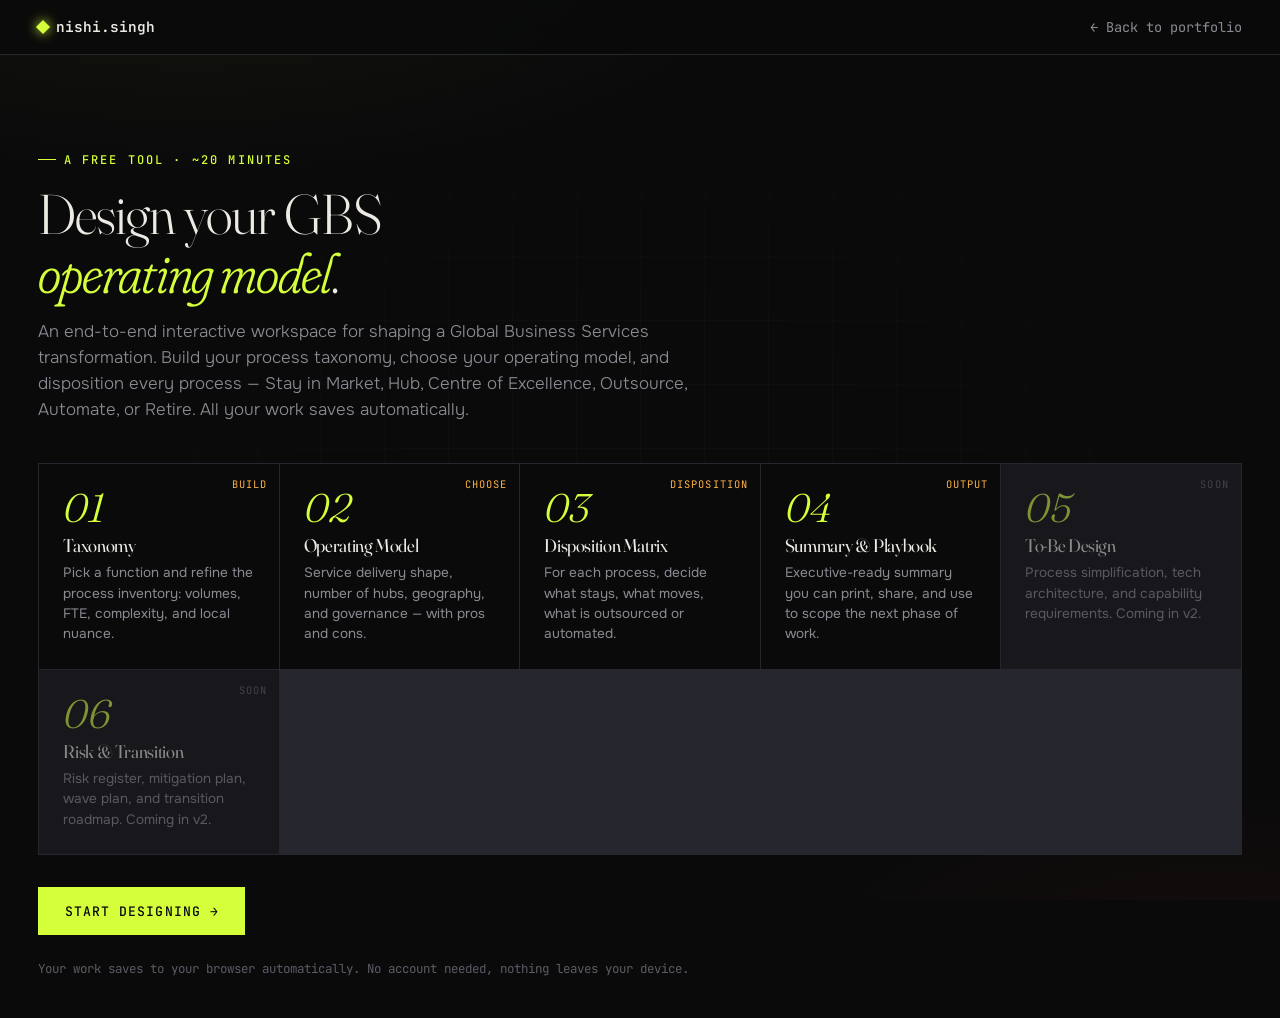
<file: gbs-designer/index.html>
<!DOCTYPE html>
<html lang="en">
<head>
<meta charset="UTF-8">
<meta name="viewport" content="width=device-width, initial-scale=1.0">
<title>GBS Operating Model Designer — Nishi Singh</title>
<meta name="description" content="A free, interactive tool for designing a Global Business Services operating model. Build your taxonomy, choose your operating model, and disposition each process — all in one place.">
<link rel="icon" href="data:image/svg+xml,%3Csvg xmlns='http://www.w3.org/2000/svg' viewBox='0 0 24 24'%3E%3Crect x='6' y='6' width='12' height='12' transform='rotate(45 12 12)' fill='%23D4FF3A'/%3E%3C/svg%3E">

<style>
@import url('https://fonts.googleapis.com/css2?family=Fraunces:ital,opsz,wght@0,9..144,300..700;1,9..144,300..700&family=JetBrains+Mono:wght@400;500;600&family=Onest:wght@300;400;500;600;700&display=swap');

:root {
  --bg: #0A0A0B;
  --bg-2: #101013;
  --surface: #14141A;
  --surface-2: #1B1B22;
  --border: #26262E;
  --border-strong: #3A3A44;
  --text: #ECEAE3;
  --text-dim: #8A8A92;
  --text-faint: #5C5C66;
  --accent: #D4FF3A;
  --accent-dim: #97B82A;
  --accent-warm: #FFB347;
  --accent-warn: #FF7043;
  --accent-blue: #58A6FF;
  --accent-purple: #BC8CFF;
  --serif: 'Fraunces', 'Times New Roman', serif;
  --sans: 'Onest', system-ui, sans-serif;
  --mono: 'JetBrains Mono', ui-monospace, monospace;
  --max-w: 1280px;
  --gutter: clamp(1rem, 3vw, 2.5rem);
}

* { box-sizing: border-box; margin: 0; padding: 0; }
html { scroll-behavior: smooth; }

body {
  background: var(--bg);
  color: var(--text);
  font-family: var(--sans);
  font-size: 16px;
  line-height: 1.55;
  font-weight: 400;
  -webkit-font-smoothing: antialiased;
  overflow-x: hidden;
  position: relative;
  min-height: 100vh;
  background-image:
    radial-gradient(ellipse 80% 50% at 15% -10%, rgba(212, 255, 58, 0.06), transparent 60%),
    radial-gradient(ellipse 60% 40% at 95% 110%, rgba(255, 87, 34, 0.05), transparent 60%);
  background-attachment: fixed;
}

body::before {
  content: '';
  position: fixed;
  inset: 0;
  background-image:
    linear-gradient(rgba(255, 255, 255, 0.018) 1px, transparent 1px),
    linear-gradient(90deg, rgba(255, 255, 255, 0.018) 1px, transparent 1px);
  background-size: 64px 64px;
  pointer-events: none;
  z-index: 0;
  mask-image: radial-gradient(ellipse at center, black 20%, transparent 80%);
}

main, nav, footer { position: relative; z-index: 2; }

h1, h2, h3, h4 {
  font-family: var(--serif);
  font-weight: 400;
  font-variation-settings: "opsz" 144;
  letter-spacing: -0.02em;
  line-height: 1.05;
}

::selection { background: var(--accent); color: var(--bg); }

/* ===== Nav ===== */
.nav {
  position: sticky; top: 0; z-index: 100;
  display: flex; align-items: center; justify-content: space-between;
  padding: 1rem var(--gutter);
  background: rgba(10, 10, 11, 0.85);
  backdrop-filter: blur(18px) saturate(140%);
  border-bottom: 1px solid var(--border);
}
.nav-logo {
  font-family: var(--mono);
  font-size: 0.9rem; font-weight: 600;
  display: flex; align-items: center; gap: 0.5rem;
  color: var(--text); text-decoration: none;
}
.logo-mark {
  display: inline-block; width: 10px; height: 10px;
  background: var(--accent); transform: rotate(45deg);
  box-shadow: 0 0 12px var(--accent);
}
.nav-back {
  font-family: var(--mono); font-size: 0.85rem;
  color: var(--text-dim); text-decoration: none;
}
.nav-back:hover { color: var(--accent); }

/* ===== Stage progress ===== */
.stage-bar {
  position: sticky;
  top: 57px;
  z-index: 99;
  background: rgba(10, 10, 11, 0.95);
  backdrop-filter: blur(12px);
  border-bottom: 1px solid var(--border);
  padding: 0.85rem var(--gutter);
}
.stage-bar-inner {
  max-width: var(--max-w);
  margin: 0 auto;
  display: flex;
  justify-content: space-between;
  align-items: center;
  gap: 1rem;
}
.stage-steps {
  display: flex;
  gap: 0.5rem;
  flex-wrap: wrap;
  align-items: center;
}
.stage-step {
  display: flex;
  align-items: center;
  gap: 0.5rem;
  font-family: var(--mono);
  font-size: 0.75rem;
  color: var(--text-faint);
  text-transform: uppercase;
  letter-spacing: 0.05em;
  cursor: pointer;
  padding: 0.3rem 0.75rem;
  border: 1px solid var(--border);
  background: var(--surface);
  transition: all 0.2s;
}
.stage-step:hover {
  color: var(--text-dim);
  border-color: var(--border-strong);
}
.stage-step.active {
  color: var(--accent);
  border-color: var(--accent);
  background: rgba(212, 255, 58, 0.08);
}
.stage-step.complete {
  color: var(--text);
}
.stage-step.complete::before {
  content: '✓';
  color: var(--accent);
  font-weight: 700;
}
.stage-step.locked {
  opacity: 0.4;
  pointer-events: none;
}
.stage-step .num {
  font-style: italic;
  font-family: var(--serif);
  font-size: 0.9rem;
  font-weight: 400;
}
.stage-arrow {
  color: var(--text-faint);
  font-size: 0.8rem;
}
.stage-meta {
  font-family: var(--mono);
  font-size: 0.75rem;
  color: var(--text-faint);
  letter-spacing: 0.05em;
}

/* ===== Layout ===== */
.container { max-width: var(--max-w); margin: 0 auto; padding: 0 var(--gutter); }

.eyebrow {
  font-family: var(--mono);
  font-size: 0.75rem; font-weight: 500;
  text-transform: uppercase; letter-spacing: 0.18em;
  color: var(--accent);
  display: inline-flex; align-items: center; gap: 0.6em;
}
.eyebrow::before {
  content: ''; width: 1.5em; height: 1px;
  background: var(--accent); display: inline-block;
}

/* ===== Screens ===== */
.screen { display: none; padding: 2.5rem 0; animation: rise 0.5s ease both; }
.screen.active { display: block; }
@keyframes rise {
  from { opacity: 0; transform: translateY(20px); }
  to { opacity: 1; transform: translateY(0); }
}

.screen-head {
  margin-bottom: 2.5rem;
}
.screen-head h2 {
  font-size: clamp(2rem, 5vw, 3.5rem);
  font-weight: 300;
  margin: 1rem 0 1rem;
}
.screen-head h2 em {
  font-style: italic; color: var(--accent);
  font-variation-settings: "opsz" 144, "SOFT" 100;
}
.screen-head p {
  color: var(--text-dim);
  max-width: 65ch;
  font-size: 1.05rem;
  font-weight: 300;
}

/* ===== Intro / landing screen ===== */
.intro-stages {
  display: grid;
  grid-template-columns: repeat(auto-fit, minmax(220px, 1fr));
  gap: 1px;
  background: var(--border);
  border: 1px solid var(--border);
  margin: 2rem 0;
}
.intro-stage {
  background: var(--bg);
  padding: 1.5rem;
  position: relative;
}
.intro-stage.future { opacity: 0.5; }
.intro-stage .num {
  font-family: var(--serif); font-style: italic;
  font-size: 2.5rem; color: var(--accent);
  line-height: 1; font-weight: 300;
  display: block; margin-bottom: 0.5rem;
}
.intro-stage h4 {
  font-size: 1.15rem; color: var(--text);
  margin-bottom: 0.5rem;
}
.intro-stage p {
  font-size: 0.85rem; color: var(--text-dim);
  line-height: 1.5;
}
.intro-stage .tag {
  position: absolute;
  top: 0.75rem; right: 0.75rem;
  font-family: var(--mono);
  font-size: 0.65rem;
  text-transform: uppercase;
  letter-spacing: 0.1em;
  color: var(--accent-warm);
}
.intro-stage.future .tag { color: var(--text-faint); }

.intro-cta {
  margin-top: 2rem;
}

/* ===== Buttons ===== */
.btn {
  display: inline-flex; align-items: center; gap: 0.6rem;
  padding: 0.9rem 1.6rem;
  font-family: var(--mono); font-size: 0.82rem; font-weight: 500;
  text-transform: uppercase; letter-spacing: 0.08em;
  background: var(--accent); color: var(--bg);
  border: 1px solid var(--accent);
  cursor: pointer; transition: all 0.2s;
  text-decoration: none;
}
.btn:hover { background: transparent; color: var(--accent); }
.btn--ghost {
  background: transparent; color: var(--text);
  border-color: var(--border-strong);
}
.btn--ghost:hover { border-color: var(--accent); color: var(--accent); }
.btn--sm { padding: 0.6rem 1rem; font-size: 0.72rem; }
.btn:disabled { opacity: 0.4; cursor: not-allowed; }
.btn:disabled:hover { background: var(--accent); color: var(--bg); }

.btn-row { display: flex; gap: 1rem; margin-top: 2rem; flex-wrap: wrap; }

/* ===== Function selector (Stage 1 entry) ===== */
.function-picker {
  display: grid;
  grid-template-columns: repeat(auto-fit, minmax(220px, 1fr));
  gap: 1rem;
  margin-bottom: 2rem;
}
.fn-card {
  background: var(--surface);
  border: 1px solid var(--border);
  padding: 1.5rem;
  cursor: pointer;
  transition: all 0.25s;
  text-align: left;
}
.fn-card:hover {
  border-color: var(--accent);
  background: var(--surface-2);
  transform: translateY(-2px);
}
.fn-card.active {
  border-color: var(--accent);
  background: var(--surface-2);
  box-shadow: inset 0 0 0 1px var(--accent);
}
.fn-card h4 {
  font-size: 1.2rem; color: var(--text);
  margin-bottom: 0.5rem;
}
.fn-card p {
  font-size: 0.85rem; color: var(--text-dim);
  line-height: 1.5;
}
.fn-card .fn-meta {
  font-family: var(--mono);
  font-size: 0.72rem;
  color: var(--accent);
  margin-top: 0.75rem;
  letter-spacing: 0.05em;
}

/* ===== Taxonomy table (Stage 1) ===== */
.tax-controls {
  display: flex;
  justify-content: space-between;
  align-items: center;
  margin-bottom: 1rem;
  flex-wrap: wrap;
  gap: 1rem;
}
.tax-table-wrap {
  background: var(--surface);
  border: 1px solid var(--border);
  overflow-x: auto;
}
.tax-table {
  width: 100%;
  border-collapse: collapse;
  min-width: 1000px;
}
.tax-table thead th {
  font-family: var(--mono);
  font-size: 0.7rem;
  text-transform: uppercase;
  letter-spacing: 0.08em;
  color: var(--text-dim);
  text-align: left;
  padding: 0.85rem 0.6rem;
  background: var(--surface-2);
  border-bottom: 1px solid var(--border);
  position: sticky;
  top: 0;
  white-space: nowrap;
}
.tax-table tbody tr {
  border-bottom: 1px solid var(--border);
  transition: background 0.15s;
}
.tax-table tbody tr:hover { background: rgba(212, 255, 58, 0.03); }
.tax-table td {
  padding: 0.5rem 0.6rem;
  font-size: 0.88rem;
  color: var(--text);
  vertical-align: middle;
}
.tax-table td.l1 {
  font-family: var(--mono);
  font-size: 0.7rem;
  color: var(--accent);
  white-space: nowrap;
  letter-spacing: 0.05em;
}
.tax-table td.proc-name { min-width: 240px; }
.tax-table td.proc-name input { width: 100%; }

.tax-table input[type="text"],
.tax-table input[type="number"],
.tax-table select {
  background: var(--bg);
  border: 1px solid var(--border);
  color: var(--text);
  padding: 0.4rem 0.5rem;
  font-family: var(--mono);
  font-size: 0.82rem;
  width: 100%;
  min-width: 60px;
}
.tax-table input:focus,
.tax-table select:focus {
  outline: none;
  border-color: var(--accent);
}
.tax-table .del-btn {
  background: transparent;
  border: 1px solid var(--border);
  color: var(--text-faint);
  cursor: pointer;
  padding: 0.3rem 0.5rem;
  font-size: 0.85rem;
  transition: all 0.2s;
}
.tax-table .del-btn:hover {
  border-color: var(--accent-warn);
  color: var(--accent-warn);
}

.tax-summary {
  display: grid;
  grid-template-columns: repeat(auto-fit, minmax(160px, 1fr));
  gap: 1px;
  background: var(--border);
  border: 1px solid var(--border);
  margin-top: 1rem;
}
.tax-summary .cell {
  background: var(--bg);
  padding: 1rem 1.25rem;
}
.tax-summary .key {
  font-family: var(--mono);
  font-size: 0.7rem;
  text-transform: uppercase;
  letter-spacing: 0.1em;
  color: var(--text-faint);
  display: block;
  margin-bottom: 0.3rem;
}
.tax-summary .val {
  font-family: var(--serif);
  font-style: italic;
  font-size: 1.75rem;
  color: var(--accent);
  font-weight: 300;
  line-height: 1;
}

/* ===== Operating Model choices (Stage 2) ===== */
.om-section {
  margin-bottom: 2.5rem;
}
.om-section h3 {
  font-family: var(--mono);
  font-size: 0.85rem;
  text-transform: uppercase;
  letter-spacing: 0.12em;
  color: var(--accent);
  margin-bottom: 0.5rem;
}
.om-section .sub {
  font-size: 0.92rem;
  color: var(--text-dim);
  margin-bottom: 1.25rem;
}
.om-options {
  display: grid;
  grid-template-columns: repeat(auto-fit, minmax(240px, 1fr));
  gap: 1rem;
}
.om-option {
  background: var(--surface);
  border: 1px solid var(--border);
  padding: 1.5rem;
  cursor: pointer;
  transition: all 0.25s;
  position: relative;
}
.om-option:hover { border-color: var(--border-strong); }
.om-option.selected {
  border-color: var(--accent);
  background: var(--surface-2);
  box-shadow: inset 0 0 0 1px var(--accent);
}
.om-option.selected::before {
  content: '✓';
  position: absolute;
  top: 0.75rem; right: 0.85rem;
  color: var(--accent);
  font-weight: 700;
  font-size: 1rem;
}
.om-option h4 {
  font-size: 1.1rem;
  color: var(--text);
  margin-bottom: 0.75rem;
}
.om-option .pros, .om-option .cons {
  font-size: 0.82rem;
  line-height: 1.5;
  margin-top: 0.6rem;
}
.om-option .pros { color: var(--text-dim); }
.om-option .pros::before {
  content: '+ ';
  color: var(--accent);
  font-weight: 700;
}
.om-option .cons { color: var(--text-dim); }
.om-option .cons::before {
  content: '− ';
  color: var(--accent-warn);
  font-weight: 700;
}

/* ===== Disposition Matrix (Stage 3) ===== */
.disposition-layout {
  display: grid;
  grid-template-columns: 1.4fr 1fr;
  gap: 1.5rem;
  margin-bottom: 2rem;
}
@media (max-width: 920px) {
  .disposition-layout { grid-template-columns: 1fr; }
}

.disp-table-wrap {
  background: var(--surface);
  border: 1px solid var(--border);
  overflow-x: auto;
}
.disp-table {
  width: 100%;
  border-collapse: collapse;
  min-width: 600px;
}
.disp-table thead th {
  font-family: var(--mono);
  font-size: 0.7rem;
  text-transform: uppercase;
  letter-spacing: 0.08em;
  color: var(--text-dim);
  text-align: left;
  padding: 0.85rem 0.6rem;
  background: var(--surface-2);
  border-bottom: 1px solid var(--border);
}
.disp-table tbody tr {
  border-bottom: 1px solid var(--border);
}
.disp-table tbody tr.highlighted { background: rgba(212, 255, 58, 0.06); }
.disp-table td {
  padding: 0.6rem 0.6rem;
  font-size: 0.85rem;
  color: var(--text);
  vertical-align: middle;
}
.disp-table .proc-cell {
  min-width: 200px;
}
.disp-table .proc-cell .proc-name {
  color: var(--text);
  font-weight: 500;
}
.disp-table .proc-cell .proc-l1 {
  font-family: var(--mono);
  font-size: 0.7rem;
  color: var(--text-faint);
  margin-top: 0.2rem;
  display: block;
}
.disp-table select {
  background: var(--bg);
  border: 1px solid var(--border);
  color: var(--text);
  padding: 0.45rem 0.5rem;
  font-family: var(--mono);
  font-size: 0.8rem;
  width: 100%;
  min-width: 140px;
}
.disp-table .recommended {
  font-family: var(--mono);
  font-size: 0.72rem;
  color: var(--accent);
  margin-top: 0.3rem;
  display: block;
}
.disp-table select.override {
  border-color: var(--accent-warm);
}

/* Disposition tag colours */
.disp-tag {
  display: inline-block;
  font-family: var(--mono);
  font-size: 0.7rem;
  padding: 0.2rem 0.5rem;
  border-radius: 3px;
  letter-spacing: 0.05em;
  text-transform: uppercase;
  font-weight: 500;
}
.disp-stay   { background: rgba(255, 87, 34, 0.12); color: var(--accent-warn); border: 1px solid var(--accent-warn); }
.disp-hub    { background: rgba(212, 255, 58, 0.12); color: var(--accent);     border: 1px solid var(--accent); }
.disp-coe    { background: rgba(188, 140, 255, 0.12); color: var(--accent-purple); border: 1px solid var(--accent-purple); }
.disp-outsource { background: rgba(88, 166, 255, 0.12); color: var(--accent-blue); border: 1px solid var(--accent-blue); }
.disp-automate { background: rgba(255, 179, 71, 0.12); color: var(--accent-warm); border: 1px solid var(--accent-warm); }
.disp-retire { background: rgba(140, 140, 152, 0.12); color: var(--text-dim);   border: 1px solid var(--text-dim); }

/* Matrix chart (Stage 3 sidebar) */
.disp-sidebar {
  display: flex;
  flex-direction: column;
  gap: 1.5rem;
}
.matrix-panel, .stack-panel, .headline-panel {
  background: var(--surface);
  border: 1px solid var(--border);
  padding: 1.5rem;
}
.matrix-panel h4, .stack-panel h4, .headline-panel h4 {
  font-family: var(--mono);
  font-size: 0.75rem;
  text-transform: uppercase;
  letter-spacing: 0.12em;
  color: var(--accent);
  margin-bottom: 1rem;
  padding-bottom: 0.5rem;
  border-bottom: 1px solid var(--border);
}

#matrix-svg { width: 100%; height: auto; }

.stack-bar {
  height: 36px;
  display: flex;
  border: 1px solid var(--border);
  overflow: hidden;
  margin-bottom: 0.75rem;
}
.stack-seg {
  display: flex;
  align-items: center;
  justify-content: center;
  font-family: var(--mono);
  font-size: 0.7rem;
  font-weight: 600;
  transition: width 0.5s cubic-bezier(0.2, 0.8, 0.2, 1);
  overflow: hidden;
  white-space: nowrap;
}
.stack-legend {
  display: grid;
  grid-template-columns: 1fr 1fr;
  gap: 0.4rem;
  font-family: var(--mono);
  font-size: 0.72rem;
}
.stack-legend-item {
  display: flex; align-items: center; gap: 0.4rem;
  color: var(--text-dim);
}
.stack-legend-dot {
  width: 8px; height: 8px; border-radius: 2px;
}

.headline-stat {
  text-align: center;
}
.headline-stat .num {
  font-family: var(--serif);
  font-style: italic;
  font-size: 3.5rem;
  color: var(--accent);
  font-weight: 300;
  line-height: 1;
  display: block;
  font-variation-settings: "opsz" 144, "SOFT" 100;
}
.headline-stat .label {
  font-family: var(--mono);
  font-size: 0.78rem;
  color: var(--text-dim);
  text-transform: uppercase;
  letter-spacing: 0.08em;
  margin-top: 0.5rem;
}

/* ===== Summary screen (Stage 4) ===== */
.summary-section {
  margin-bottom: 2.5rem;
}
.summary-section h3 {
  font-family: var(--serif);
  font-size: 1.5rem;
  font-weight: 400;
  margin-bottom: 1rem;
  letter-spacing: -0.015em;
}
.summary-section h3 em {
  font-style: italic; color: var(--accent);
}
.summary-box {
  background: var(--surface);
  border: 1px solid var(--border);
  padding: 1.75rem;
}
.summary-row {
  display: grid;
  grid-template-columns: 200px 1fr;
  gap: 1rem;
  padding: 0.7rem 0;
  border-bottom: 1px dashed var(--border);
}
.summary-row:last-child { border-bottom: none; }
.summary-row .k {
  font-family: var(--mono);
  font-size: 0.78rem;
  color: var(--text-faint);
  text-transform: uppercase;
  letter-spacing: 0.08em;
}
.summary-row .v {
  color: var(--text);
  font-size: 0.95rem;
}

.next-steps {
  background: linear-gradient(135deg, var(--surface), var(--surface-2));
  border: 1px solid var(--accent);
  padding: 2rem;
  position: relative;
  overflow: hidden;
}
.next-steps::before {
  content: '';
  position: absolute;
  top: -30%; right: -10%;
  width: 300px; height: 300px;
  background: radial-gradient(circle, rgba(212, 255, 58, 0.12), transparent 70%);
  pointer-events: none;
}
.next-steps h3 {
  font-family: var(--serif);
  font-size: 1.75rem;
  font-weight: 300;
  margin-bottom: 0.5rem;
  position: relative;
}
.next-steps h3 em {
  font-style: italic; color: var(--accent);
}
.next-steps p {
  color: var(--text); margin-bottom: 1.5rem;
  font-weight: 300; max-width: 60ch;
  position: relative;
}
.next-stages {
  display: grid;
  grid-template-columns: repeat(auto-fit, minmax(180px, 1fr));
  gap: 0.75rem;
  margin-bottom: 1.5rem;
  position: relative;
}
.next-stage {
  background: var(--bg);
  border: 1px solid var(--border);
  padding: 1rem;
}
.next-stage .num {
  font-family: var(--serif);
  font-style: italic;
  font-size: 1.5rem;
  color: var(--accent);
  font-weight: 300;
}
.next-stage h5 {
  font-family: var(--sans);
  font-size: 0.95rem;
  font-weight: 500;
  color: var(--text);
  margin: 0.25rem 0 0.4rem;
}
.next-stage p {
  font-size: 0.8rem;
  color: var(--text-dim);
  margin: 0;
}

/* ===== Reset prompt ===== */
.reset-banner {
  background: rgba(255, 179, 71, 0.08);
  border-left: 3px solid var(--accent-warm);
  padding: 1rem 1.25rem;
  margin: 1rem 0 2rem;
  display: flex;
  justify-content: space-between;
  align-items: center;
  gap: 1rem;
  flex-wrap: wrap;
}
.reset-banner p {
  font-size: 0.88rem;
  color: var(--text-dim);
  margin: 0;
}
.reset-banner strong { color: var(--accent-warm); }

/* ===== CTA ===== */
.cta-box {
  background: linear-gradient(135deg, var(--surface), var(--surface-2));
  border: 1px solid var(--accent);
  padding: 2rem;
  margin: 1.5rem 0 3rem;
  text-align: center;
  position: relative;
  overflow: hidden;
}
.cta-box::before {
  content: '';
  position: absolute;
  top: -30%; right: -10%;
  width: 300px; height: 300px;
  background: radial-gradient(circle, rgba(212, 255, 58, 0.15), transparent 70%);
  pointer-events: none;
}
.cta-box h3 {
  font-family: var(--serif);
  font-size: 1.5rem;
  margin-bottom: 0.5rem;
  font-weight: 300;
  position: relative;
}
.cta-box h3 em { font-style: italic; color: var(--accent); }
.cta-box p {
  color: var(--text); max-width: 50ch; margin: 0 auto 1.25rem;
  font-weight: 300; font-size: 0.95rem;
  position: relative;
}
.cta-row {
  display: flex; gap: 1rem; justify-content: center;
  flex-wrap: wrap; position: relative;
}

.footer-note {
  text-align: center; padding: 0 0 4rem;
  font-family: var(--mono); font-size: 0.75rem;
  color: var(--text-faint); letter-spacing: 0.08em;
}
.footer-note a { color: var(--accent); text-decoration: none; }

/* ===== Responsive ===== */
@media (max-width: 720px) {
  .stage-bar-inner { flex-direction: column; align-items: flex-start; }
  .stage-step .num { display: none; }
  .stage-step { padding: 0.25rem 0.5rem; font-size: 0.7rem; }
  .stage-arrow { display: none; }
}

@media print {
  body { background: white; color: black; }
  body::before, body::after { display: none; }
  .nav, .stage-bar, .btn-row, .cta-box, .footer-note, .tax-controls, .reset-banner, .intro-stages { display: none !important; }
  .screen { display: block !important; padding: 0.5rem 0; }
  .tax-table-wrap, .disp-table-wrap, .summary-box, .matrix-panel, .stack-panel, .headline-panel, .next-steps {
    background: white; border: 1px solid #ddd; color: black; page-break-inside: avoid;
  }
  .headline-stat .num, .num, h2 em, h3 em { color: #1a1a1a; }
}
</style>
</head>
<body>

<nav class="nav">
  <a href="../index.html" class="nav-logo">
    <span class="logo-mark"></span> nishi.singh
  </a>
  <a href="../index.html" class="nav-back">← Back to portfolio</a>
</nav>

<!-- Stage progress bar -->
<div class="stage-bar" id="stage-bar" style="display: none;">
  <div class="stage-bar-inner">
    <div class="stage-steps">
      <button class="stage-step" data-stage="1" onclick="goToStage(1)">
        <span class="num">01</span> Taxonomy
      </button>
      <span class="stage-arrow">→</span>
      <button class="stage-step locked" data-stage="2" onclick="goToStage(2)">
        <span class="num">02</span> Operating Model
      </button>
      <span class="stage-arrow">→</span>
      <button class="stage-step locked" data-stage="3" onclick="goToStage(3)">
        <span class="num">03</span> Disposition
      </button>
      <span class="stage-arrow">→</span>
      <button class="stage-step locked" data-stage="4" onclick="goToStage(4)">
        <span class="num">04</span> Summary
      </button>
    </div>
    <div class="stage-meta" id="stage-meta">Function: —</div>
  </div>
</div>

<main>
  <div class="container">

    <!-- ============================================================
         SCREEN 0 — INTRO
         ============================================================ -->
    <section class="screen active" id="screen-intro">
      <div class="screen-head" style="padding-top: 3rem;">
        <div class="eyebrow">A free tool · ~20 minutes</div>
        <h2>Design your GBS<br><em>operating model</em>.</h2>
        <p>
          An end-to-end interactive workspace for shaping a Global Business Services transformation. Build your process taxonomy, choose your operating model, and disposition every process — Stay in Market, Hub, Centre of Excellence, Outsource, Automate, or Retire. All your work saves automatically.
        </p>
      </div>

      <div class="intro-stages">
        <div class="intro-stage">
          <span class="num">01</span>
          <span class="tag">Build</span>
          <h4>Taxonomy</h4>
          <p>Pick a function and refine the process inventory: volumes, FTE, complexity, and local nuance.</p>
        </div>
        <div class="intro-stage">
          <span class="num">02</span>
          <span class="tag">Choose</span>
          <h4>Operating Model</h4>
          <p>Service delivery shape, number of hubs, geography, and governance — with pros and cons.</p>
        </div>
        <div class="intro-stage">
          <span class="num">03</span>
          <span class="tag">Disposition</span>
          <h4>Disposition Matrix</h4>
          <p>For each process, decide what stays, what moves, what is outsourced or automated.</p>
        </div>
        <div class="intro-stage">
          <span class="num">04</span>
          <span class="tag">Output</span>
          <h4>Summary &amp; Playbook</h4>
          <p>Executive-ready summary you can print, share, and use to scope the next phase of work.</p>
        </div>
        <div class="intro-stage future">
          <span class="num">05</span>
          <span class="tag">Soon</span>
          <h4>To-Be Design</h4>
          <p>Process simplification, tech architecture, and capability requirements. Coming in v2.</p>
        </div>
        <div class="intro-stage future">
          <span class="num">06</span>
          <span class="tag">Soon</span>
          <h4>Risk &amp; Transition</h4>
          <p>Risk register, mitigation plan, wave plan, and transition roadmap. Coming in v2.</p>
        </div>
      </div>

      <div class="intro-cta">
        <button class="btn" onclick="startDesigner()">Start designing →</button>
        <button class="btn btn--ghost" onclick="loadSavedSession()" id="resume-btn" style="display: none;">Resume saved session</button>
      </div>

      <p style="margin-top: 1.5rem; font-family: var(--mono); font-size: 0.78rem; color: var(--text-faint);">
        Your work saves to your browser automatically. No account needed, nothing leaves your device.
      </p>
    </section>

    <!-- ============================================================
         SCREEN 1 — TAXONOMY BUILDER
         ============================================================ -->
    <section class="screen" id="screen-1">
      <div class="screen-head">
        <div class="eyebrow">Stage 1 / 4</div>
        <h2>Build your <em>process taxonomy</em>.</h2>
        <p>Pick a function to load a starter taxonomy, then edit it to match your reality. Add custom processes, refine volumes and FTE, mark complexity and local nuance. This is the foundation everything else builds on.</p>
      </div>

      <div class="function-picker" id="function-picker"></div>

      <div id="taxonomy-area" style="display: none;">
        <div class="tax-controls">
          <div>
            <span class="eyebrow" style="margin-bottom: 0;">Process inventory</span>
          </div>
          <div style="display: flex; gap: 0.5rem;">
            <button class="btn btn--ghost btn--sm" onclick="addProcess()">+ Add process</button>
            <button class="btn btn--ghost btn--sm" onclick="resetTaxonomy()">↺ Reset taxonomy</button>
          </div>
        </div>

        <div class="tax-table-wrap">
          <table class="tax-table">
            <thead>
              <tr>
                <th>L1 / L2</th>
                <th>Process (L3)</th>
                <th>Volume / yr</th>
                <th>FTE</th>
                <th>Location</th>
                <th>Complexity</th>
                <th>Local nuance</th>
                <th>Standardisable</th>
                <th></th>
              </tr>
            </thead>
            <tbody id="tax-tbody"></tbody>
          </table>
        </div>

        <div class="tax-summary">
          <div class="cell">
            <span class="key">Processes</span>
            <span class="val" id="tax-count">0</span>
          </div>
          <div class="cell">
            <span class="key">Total FTE</span>
            <span class="val" id="tax-fte">0</span>
          </div>
          <div class="cell">
            <span class="key">Annual volume</span>
            <span class="val" id="tax-volume">0</span>
          </div>
          <div class="cell">
            <span class="key">High complexity</span>
            <span class="val" id="tax-complex">0</span>
          </div>
        </div>

        <div class="btn-row">
          <button class="btn" onclick="goToStage(2)" id="to-stage-2">Continue to operating model →</button>
        </div>
      </div>
    </section>

    <!-- ============================================================
         SCREEN 2 — OPERATING MODEL
         ============================================================ -->
    <section class="screen" id="screen-2">
      <div class="screen-head">
        <div class="eyebrow">Stage 2 / 4</div>
        <h2>Choose your <em>operating model</em>.</h2>
        <p>Four structural choices shape what your GBS looks like. Each has trade-offs — read the pros and cons before deciding. Your choices here influence the disposition recommendations in the next stage.</p>
      </div>

      <div class="om-section">
        <h3>01 · Service delivery model</h3>
        <p class="sub">How will services be delivered overall?</p>
        <div class="om-options" id="om-delivery"></div>
      </div>

      <div class="om-section">
        <h3>02 · Hub footprint</h3>
        <p class="sub">How many delivery hubs make sense for your scale?</p>
        <div class="om-options" id="om-hubs"></div>
      </div>

      <div class="om-section">
        <h3>03 · Geography strategy</h3>
        <p class="sub">Where should the hubs sit?</p>
        <div class="om-options" id="om-geo"></div>
      </div>

      <div class="om-section">
        <h3>04 · Governance model</h3>
        <p class="sub">Who holds accountability for outcomes?</p>
        <div class="om-options" id="om-gov"></div>
      </div>

      <div class="btn-row">
        <button class="btn btn--ghost" onclick="goToStage(1)">← Back to taxonomy</button>
        <button class="btn" onclick="goToStage(3)" id="to-stage-3">Continue to disposition →</button>
      </div>
    </section>

    <!-- ============================================================
         SCREEN 3 — DISPOSITION MATRIX
         ============================================================ -->
    <section class="screen" id="screen-3">
      <div class="screen-head">
        <div class="eyebrow">Stage 3 / 4</div>
        <h2>Disposition each <em>process</em>.</h2>
        <p>For every process from your taxonomy, decide where it should live in the future state. The tool pre-recommends based on volume, complexity, local nuance, and your operating model choices — but you have the final call.</p>
      </div>

      <div class="disposition-layout">
        <div class="disp-table-wrap">
          <table class="disp-table">
            <thead>
              <tr>
                <th>Process</th>
                <th>FTE</th>
                <th>Disposition</th>
              </tr>
            </thead>
            <tbody id="disp-tbody"></tbody>
          </table>
        </div>

        <aside class="disp-sidebar">
          <div class="headline-panel">
            <div class="headline-stat">
              <span class="num" id="moving-pct">—</span>
              <div class="label">of FTE moving location</div>
            </div>
          </div>

          <div class="matrix-panel">
            <h4>Strategic positioning</h4>
            <svg id="matrix-svg" viewBox="0 0 320 320"></svg>
            <p style="font-family: var(--mono); font-size: 0.7rem; color: var(--text-faint); margin-top: 0.75rem; text-align: center;">
              Volume × Standardisation, bubble size = FTE
            </p>
          </div>

          <div class="stack-panel">
            <h4>FTE disposition split</h4>
            <div class="stack-bar" id="stack-bar"></div>
            <div class="stack-legend" id="stack-legend"></div>
          </div>
        </aside>
      </div>

      <div class="btn-row">
        <button class="btn btn--ghost" onclick="goToStage(2)">← Back to operating model</button>
        <button class="btn" onclick="goToStage(4)">Generate summary →</button>
      </div>
    </section>

    <!-- ============================================================
         SCREEN 4 — SUMMARY
         ============================================================ -->
    <section class="screen" id="screen-4">
      <div class="screen-head">
        <div class="eyebrow">Summary</div>
        <h2>Your GBS <em>blueprint</em>.</h2>
        <p>Executive-ready summary of the operating model you've designed. Print or save as PDF to share with your team, or use it as the scope document for the next phase of work.</p>
      </div>

      <div class="summary-section">
        <h3>Function in <em>scope</em></h3>
        <div class="summary-box" id="summary-function"></div>
      </div>

      <div class="summary-section">
        <h3>Operating model <em>choices</em></h3>
        <div class="summary-box" id="summary-om"></div>
      </div>

      <div class="summary-section">
        <h3>Disposition <em>summary</em></h3>
        <div class="summary-box" id="summary-disposition"></div>
      </div>

      <div class="summary-section">
        <h3>Process-by-process <em>plan</em></h3>
        <div class="disp-table-wrap">
          <table class="disp-table">
            <thead>
              <tr>
                <th>Process</th>
                <th>FTE</th>
                <th>Current location</th>
                <th>Future disposition</th>
              </tr>
            </thead>
            <tbody id="summary-tbody"></tbody>
          </table>
        </div>
      </div>

      <div class="next-steps">
        <h3>What's <em>next</em>?</h3>
        <p>You've completed the foundation. The next three stages of a full GBS transformation — to-be design, FTE sizing, and risk &amp; transition planning — are coming to this tool. In the meantime, you can use the FTE Calculator for the next stage of sizing.</p>
        <div class="next-stages">
          <div class="next-stage">
            <span class="num">04</span>
            <h5>To-Be Design</h5>
            <p>Process simplification, tech, capability.</p>
          </div>
          <div class="next-stage">
            <span class="num">05</span>
            <h5>FTE Sizing</h5>
            <p>Detailed sizing per disposition.</p>
          </div>
          <div class="next-stage">
            <span class="num">06</span>
            <h5>Risk &amp; Transition</h5>
            <p>Risk register, wave plan, transition roadmap.</p>
          </div>
        </div>
        <div style="display: flex; gap: 1rem; flex-wrap: wrap; position: relative;">
          <a href="../fte-calculator/" class="btn">Open FTE Calculator →</a>
          <button class="btn btn--ghost" onclick="window.print()">Print / Save PDF</button>
        </div>
      </div>

      <div class="cta-box">
        <h3>Want to <em>pressure-test</em> this blueprint?</h3>
        <p>Designing the operating model is the easy part. Implementing it — with real people, real politics, and a real timeline — is where transformations succeed or stall. Happy to help.</p>
        <div class="cta-row">
          <a href="../contact.html" class="btn">Get in touch →</a>
          <button class="btn btn--ghost" onclick="resetAll()">Start over</button>
        </div>
      </div>

      <div class="footer-note">
        Built by Nishi Singh · <a href="../index.html">View portfolio</a> · <a href="../tom-diagnostic/">TOM Diagnostic</a> · <a href="../fte-calculator/">FTE Calculator</a> · Designer v1.0
      </div>
    </section>

  </div>
</main>

<script>
// ============================================================================
// GBS OPERATING MODEL DESIGNER
// ============================================================================

// ----- DATA: FUNCTION TAXONOMIES (the IP) -----------------------------------
//
// Each function has L1/L2 categories and a starter set of L3 processes.
// Calibrated from real GBS engagement patterns.
//
// For each L3 process: defaults for vol/FTE are illustrative starting points.
// Users edit them to match their context.

const FUNCTIONS = {
  finance: {
    name: "Finance",
    description: "P2P, R2R, O2C, FP&A, Treasury",
    icon: "£",
    processes: [
      // P2P
      { l1: "P2P", name: "Invoice processing", volume: 250000, fte: 18, location: "Regional", complexity: "Low", nuance: "No", std: 85 },
      { l1: "P2P", name: "Vendor master data", volume: 12000, fte: 4, location: "Regional", complexity: "Low", nuance: "No", std: 90 },
      { l1: "P2P", name: "T&E claims", volume: 80000, fte: 8, location: "Local", complexity: "Low", nuance: "Yes", std: 75 },
      { l1: "P2P", name: "Vendor query resolution", volume: 35000, fte: 12, location: "Local", complexity: "Medium", nuance: "Yes", std: 50 },
      { l1: "P2P", name: "Payment runs", volume: 5000, fte: 3, location: "Regional", complexity: "Medium", nuance: "No", std: 80 },
      // R2R
      { l1: "R2R", name: "GL accounting & journals", volume: 60000, fte: 14, location: "Regional", complexity: "Medium", nuance: "No", std: 70 },
      { l1: "R2R", name: "Intercompany reconciliations", volume: 8000, fte: 6, location: "Regional", complexity: "High", nuance: "No", std: 60 },
      { l1: "R2R", name: "Fixed asset accounting", volume: 4000, fte: 3, location: "Local", complexity: "Medium", nuance: "Yes", std: 55 },
      { l1: "R2R", name: "Month-end close", volume: 144, fte: 22, location: "Local", complexity: "High", nuance: "Yes", std: 40 },
      { l1: "R2R", name: "Statutory reporting", volume: 60, fte: 12, location: "Local", complexity: "High", nuance: "Yes", std: 20 },
      // O2C
      { l1: "O2C", name: "Customer invoicing", volume: 180000, fte: 14, location: "Regional", complexity: "Low", nuance: "No", std: 85 },
      { l1: "O2C", name: "Cash application", volume: 95000, fte: 9, location: "Regional", complexity: "Low", nuance: "No", std: 90 },
      { l1: "O2C", name: "Credit management", volume: 5000, fte: 7, location: "Local", complexity: "High", nuance: "Yes", std: 35 },
      { l1: "O2C", name: "Collections", volume: 28000, fte: 16, location: "Local", complexity: "Medium", nuance: "Yes", std: 55 },
      { l1: "O2C", name: "Dispute resolution", volume: 8500, fte: 6, location: "Local", complexity: "High", nuance: "Yes", std: 30 },
      // FP&A / Treasury
      { l1: "FP&A", name: "Management reporting", volume: 144, fte: 18, location: "HQ", complexity: "High", nuance: "No", std: 50 },
      { l1: "FP&A", name: "Budgeting & forecasting", volume: 12, fte: 24, location: "HQ", complexity: "High", nuance: "Yes", std: 25 },
      { l1: "Treasury", name: "Cash management", volume: 252, fte: 5, location: "HQ", complexity: "High", nuance: "No", std: 60 },
      { l1: "Treasury", name: "Bank reconciliations", volume: 6000, fte: 4, location: "Regional", complexity: "Low", nuance: "No", std: 85 }
    ]
  },
  hr: {
    name: "HR",
    description: "Hire-to-retire, payroll, employee services",
    icon: "◎",
    processes: [
      // Hire
      { l1: "Hire", name: "Recruitment screening & sourcing", volume: 8000, fte: 22, location: "Local", complexity: "Medium", nuance: "Yes", std: 50 },
      { l1: "Hire", name: "Interview coordination", volume: 24000, fte: 12, location: "Regional", complexity: "Low", nuance: "Yes", std: 75 },
      { l1: "Hire", name: "Offer management", volume: 3000, fte: 6, location: "Regional", complexity: "Medium", nuance: "Yes", std: 65 },
      { l1: "Hire", name: "Onboarding administration", volume: 3000, fte: 8, location: "Regional", complexity: "Low", nuance: "Yes", std: 70 },
      // Manage
      { l1: "Manage", name: "Employee data administration", volume: 50000, fte: 14, location: "Regional", complexity: "Low", nuance: "No", std: 90 },
      { l1: "Manage", name: "Benefits administration", volume: 25000, fte: 10, location: "Local", complexity: "Medium", nuance: "Yes", std: 50 },
      { l1: "Manage", name: "Time & attendance", volume: 1200000, fte: 6, location: "Regional", complexity: "Low", nuance: "Yes", std: 80 },
      { l1: "Manage", name: "Employee query resolution (Tier 1)", volume: 80000, fte: 18, location: "Regional", complexity: "Low", nuance: "Yes", std: 65 },
      { l1: "Manage", name: "Employee relations & cases", volume: 1500, fte: 12, location: "Local", complexity: "High", nuance: "Yes", std: 25 },
      // Pay
      { l1: "Pay", name: "Payroll processing", volume: 144, fte: 16, location: "Local", complexity: "High", nuance: "Yes", std: 50 },
      { l1: "Pay", name: "Payroll query resolution", volume: 18000, fte: 8, location: "Regional", complexity: "Medium", nuance: "Yes", std: 60 },
      // Develop
      { l1: "Develop", name: "L&D administration", volume: 12000, fte: 7, location: "Regional", complexity: "Low", nuance: "No", std: 80 },
      { l1: "Develop", name: "Performance management cycles", volume: 2, fte: 14, location: "Local", complexity: "Medium", nuance: "Yes", std: 60 },
      { l1: "Develop", name: "Talent & succession planning", volume: 12, fte: 9, location: "HQ", complexity: "High", nuance: "Yes", std: 30 },
      // Exit
      { l1: "Exit", name: "Offboarding administration", volume: 2500, fte: 4, location: "Regional", complexity: "Low", nuance: "Yes", std: 75 },
      { l1: "Exit", name: "Exit interviews & analysis", volume: 1500, fte: 3, location: "Local", complexity: "Medium", nuance: "Yes", std: 50 }
    ]
  },
  procurement: {
    name: "Procurement",
    description: "Source-to-pay, category management, supplier management",
    icon: "⬡",
    processes: [
      { l1: "Source", name: "Sourcing event management", volume: 800, fte: 12, location: "Regional", complexity: "High", nuance: "Yes", std: 40 },
      { l1: "Source", name: "Tactical sourcing & spot buys", volume: 18000, fte: 14, location: "Local", complexity: "Medium", nuance: "Yes", std: 55 },
      { l1: "Source", name: "Category strategy development", volume: 60, fte: 18, location: "HQ", complexity: "High", nuance: "No", std: 30 },
      { l1: "Source", name: "Market intelligence", volume: 240, fte: 6, location: "HQ", complexity: "High", nuance: "No", std: 35 },
      { l1: "Contract", name: "Contract drafting & negotiation", volume: 2400, fte: 16, location: "Regional", complexity: "High", nuance: "Yes", std: 35 },
      { l1: "Contract", name: "Contract lifecycle management", volume: 12000, fte: 8, location: "Regional", complexity: "Medium", nuance: "No", std: 70 },
      { l1: "Buy", name: "Purchase order processing", volume: 280000, fte: 22, location: "Regional", complexity: "Low", nuance: "No", std: 90 },
      { l1: "Buy", name: "PO change management", volume: 35000, fte: 8, location: "Regional", complexity: "Low", nuance: "No", std: 80 },
      { l1: "Buy", name: "Goods receipt resolution", volume: 22000, fte: 7, location: "Local", complexity: "Medium", nuance: "Yes", std: 55 },
      { l1: "Supplier", name: "Supplier onboarding", volume: 4000, fte: 6, location: "Regional", complexity: "Medium", nuance: "Yes", std: 70 },
      { l1: "Supplier", name: "Supplier performance management", volume: 800, fte: 10, location: "Regional", complexity: "High", nuance: "Yes", std: 45 },
      { l1: "Supplier", name: "Supplier risk management", volume: 1200, fte: 8, location: "HQ", complexity: "High", nuance: "No", std: 50 },
      { l1: "Pay", name: "AP-procurement reconciliation", volume: 45000, fte: 9, location: "Regional", complexity: "Medium", nuance: "No", std: 75 }
    ]
  },
  customer_service: {
    name: "Customer Service",
    description: "Inbound contact, case resolution, customer ops",
    icon: "◐",
    processes: [
      { l1: "Contact", name: "Tier 1 customer queries", volume: 480000, fte: 35, location: "Regional", complexity: "Low", nuance: "Yes", std: 70 },
      { l1: "Contact", name: "Tier 2 case resolution", volume: 95000, fte: 22, location: "Regional", complexity: "Medium", nuance: "Yes", std: 50 },
      { l1: "Contact", name: "Tier 3 / expert escalations", volume: 12000, fte: 14, location: "Local", complexity: "High", nuance: "Yes", std: 25 },
      { l1: "Contact", name: "Live chat support", volume: 220000, fte: 16, location: "Regional", complexity: "Low", nuance: "Yes", std: 75 },
      { l1: "Contact", name: "Email response handling", volume: 180000, fte: 12, location: "Regional", complexity: "Low", nuance: "No", std: 80 },
      { l1: "Contact", name: "Social media response", volume: 45000, fte: 8, location: "Regional", complexity: "Medium", nuance: "Yes", std: 50 },
      { l1: "Order", name: "Order management & tracking", volume: 320000, fte: 14, location: "Regional", complexity: "Low", nuance: "No", std: 85 },
      { l1: "Order", name: "Returns & refunds processing", volume: 75000, fte: 11, location: "Regional", complexity: "Low", nuance: "Yes", std: 70 },
      { l1: "Order", name: "Complex order escalations", volume: 18000, fte: 9, location: "Local", complexity: "High", nuance: "Yes", std: 30 },
      { l1: "Insight", name: "Quality monitoring & coaching", volume: 12000, fte: 14, location: "Local", complexity: "Medium", nuance: "Yes", std: 55 },
      { l1: "Insight", name: "Voice of customer analytics", volume: 144, fte: 8, location: "HQ", complexity: "High", nuance: "No", std: 40 },
      { l1: "Insight", name: "WFM & forecasting", volume: 365, fte: 6, location: "Regional", complexity: "Medium", nuance: "No", std: 75 }
    ]
  }
};

// ----- OPERATING MODEL OPTIONS ----------------------------------------------

const OM_OPTIONS = {
  delivery: [
    { id: "retained", name: "Retained / In-Function", pros: "Keeps deep institutional knowledge; fast decisions; high business alignment.", cons: "Cost-heavy; limited scale economies; inconsistent standards across markets." },
    { id: "captive", name: "Captive GBS", pros: "Strong control of quality & talent; consolidates scale; builds long-term capability.", cons: "Slower to stand up; significant upfront investment; needs sustained sponsorship." },
    { id: "hybrid", name: "Hybrid (GBS + Outsourced)", pros: "Best-of-both — keep judgement work, outsource transactions; flexibility.", cons: "Governance overhead; vendor management capability needed; integration complexity." },
    { id: "outsourced", name: "Fully Outsourced", pros: "Speed of activation; variable cost; access to mature processes & tech.", cons: "Loss of institutional knowledge; vendor lock-in risk; harder to differentiate." }
  ],
  hubs: [
    { id: "1hub", name: "Single global hub", pros: "Maximum scale; one process, one standard; simplest governance.", cons: "Single point of failure; timezone gaps; political sensitivity in retained countries." },
    { id: "2hubs", name: "Two regional hubs", pros: "Timezone coverage; risk diversification; balances scale with proximity.", cons: "Coordination cost; risk of regional variation; double the property footprint." },
    { id: "3hubs", name: "Three+ regional hubs", pros: "Full timezone coverage; near-shore proximity; reduced concentration risk.", cons: "Highest cost; risk of divergence; complex inter-hub coordination." }
  ],
  geo: [
    { id: "nearshore", name: "Near-shore only", pros: "Cultural & timezone alignment; reduces friction; less language risk.", cons: "Smaller talent pool; higher cost than off-shore; limited 24/7 coverage." },
    { id: "offshore", name: "Off-shore primary", pros: "Lowest cost; large talent pools; mature service economies; 24/7 viable.", cons: "Timezone friction; language nuance; cultural distance from business." },
    { id: "mixed", name: "Mixed near/off-shore", pros: "Optimises cost vs proximity by activity type; risk diversification.", cons: "More complex to manage; harder career paths; risk of A vs B team perception." }
  ],
  gov: [
    { id: "functional", name: "Functional-led", pros: "Strong functional integrity; clear professional ladder; expertise depth.", cons: "Can drift from business needs; siloed decisions; slower customer response." },
    { id: "business", name: "Business-led", pros: "Business outcomes prioritised; commercial mindset; faster local response.", cons: "Functional standards can erode; risk of duplication; weaker capability building." },
    { id: "shared", name: "Shared accountability", pros: "Balances function and business; built for partnership; reflects matrix reality.", cons: "Accountability ambiguity if poorly designed; needs strong forums; slowest model." }
  ]
};

// ----- STATE ----------------------------------------------------------------

let state = {
  function: null,
  taxonomy: [],
  om: { delivery: null, hubs: null, geo: null, gov: null },
  dispositions: {},        // keyed by process id
  overrides: {}            // tracks user-overridden auto-recs
};

const STORAGE_KEY = 'gbs-designer-state-v1';

function saveState() {
  try { localStorage.setItem(STORAGE_KEY, JSON.stringify(state)); }
  catch (e) { /* localStorage may be disabled */ }
}

function loadState() {
  try {
    const raw = localStorage.getItem(STORAGE_KEY);
    if (!raw) return null;
    return JSON.parse(raw);
  } catch (e) { return null; }
}

function clearState() {
  try { localStorage.removeItem(STORAGE_KEY); } catch (e) {}
}

// ----- NAVIGATION -----------------------------------------------------------

let currentStage = 0;

function startDesigner() {
  document.getElementById('stage-bar').style.display = 'block';
  goToStage(1);
}

function goToStage(stage) {
  // Validation gates
  if (stage >= 2 && state.taxonomy.length === 0) {
    alert("Pick a function and confirm your taxonomy first.");
    return;
  }
  if (stage >= 3 && (!state.om.delivery || !state.om.hubs || !state.om.geo || !state.om.gov)) {
    alert("Make all four operating model choices first.");
    return;
  }

  currentStage = stage;
  document.querySelectorAll('.screen').forEach(s => s.classList.remove('active'));
  document.getElementById('screen-' + stage).classList.add('active');

  // Update stage bar
  document.querySelectorAll('.stage-step').forEach(b => {
    const s = parseInt(b.dataset.stage);
    b.classList.toggle('active', s === stage);
    b.classList.toggle('complete', s < stage);
    b.classList.toggle('locked', s > getMaxUnlockedStage());
  });

  // Render the stage content
  if (stage === 1) renderTaxonomy();
  if (stage === 2) renderOperatingModel();
  if (stage === 3) renderDisposition();
  if (stage === 4) renderSummary();

  window.scrollTo({ top: 0, behavior: 'smooth' });
}

function getMaxUnlockedStage() {
  if (state.taxonomy.length === 0) return 1;
  if (!state.om.delivery || !state.om.hubs || !state.om.geo || !state.om.gov) return 2;
  return 4;
}

// ============================================================================
// STAGE 1 — TAXONOMY
// ============================================================================

function renderTaxonomy() {
  // Render function picker
  const picker = document.getElementById('function-picker');
  picker.innerHTML = Object.entries(FUNCTIONS).map(([key, fn]) => `
    <div class="fn-card ${state.function === key ? 'active' : ''}" onclick="selectFunction('${key}')">
      <h4>${fn.icon} ${fn.name}</h4>
      <p>${fn.description}</p>
      <div class="fn-meta">${fn.processes.length} starter processes</div>
    </div>
  `).join('');

  if (state.function) {
    document.getElementById('taxonomy-area').style.display = 'block';
    renderTaxonomyTable();
  }
}

function selectFunction(key) {
  // If switching function, confirm reset
  if (state.function && state.function !== key && state.taxonomy.length > 0) {
    if (!confirm("Switching function will replace your current taxonomy. Continue?")) return;
  }

  state.function = key;
  state.taxonomy = FUNCTIONS[key].processes.map((p, i) => ({ id: 'p' + i, ...p }));
  state.dispositions = {};
  state.overrides = {};
  saveState();
  renderTaxonomy();
  document.getElementById('stage-meta').textContent = 'Function: ' + FUNCTIONS[key].name;
}

function renderTaxonomyTable() {
  const tbody = document.getElementById('tax-tbody');
  tbody.innerHTML = state.taxonomy.map(p => `
    <tr>
      <td class="l1">${p.l1}</td>
      <td class="proc-name"><input type="text" value="${escapeHtml(p.name)}" onchange="updateProcess('${p.id}', 'name', this.value)"></td>
      <td><input type="number" min="0" value="${p.volume}" onchange="updateProcess('${p.id}', 'volume', parseInt(this.value) || 0)" style="max-width: 110px;"></td>
      <td><input type="number" min="0" step="0.5" value="${p.fte}" onchange="updateProcess('${p.id}', 'fte', parseFloat(this.value) || 0)" style="max-width: 70px;"></td>
      <td>
        <select onchange="updateProcess('${p.id}', 'location', this.value)">
          ${['HQ', 'Regional', 'Local'].map(l => `<option ${p.location === l ? 'selected' : ''}>${l}</option>`).join('')}
        </select>
      </td>
      <td>
        <select onchange="updateProcess('${p.id}', 'complexity', this.value)">
          ${['Low', 'Medium', 'High'].map(c => `<option ${p.complexity === c ? 'selected' : ''}>${c}</option>`).join('')}
        </select>
      </td>
      <td>
        <select onchange="updateProcess('${p.id}', 'nuance', this.value)">
          ${['No', 'Yes'].map(n => `<option ${p.nuance === n ? 'selected' : ''}>${n}</option>`).join('')}
        </select>
      </td>
      <td><input type="number" min="0" max="100" value="${p.std}" onchange="updateProcess('${p.id}', 'std', Math.min(100, Math.max(0, parseInt(this.value) || 0)))" style="max-width: 70px;">%</td>
      <td><button class="del-btn" onclick="deleteProcess('${p.id}')" title="Delete">✕</button></td>
    </tr>
  `).join('');

  // Summary
  document.getElementById('tax-count').textContent = state.taxonomy.length;
  const totalFTE = state.taxonomy.reduce((a, b) => a + (b.fte || 0), 0);
  const totalVol = state.taxonomy.reduce((a, b) => a + (b.volume || 0), 0);
  const highComplex = state.taxonomy.filter(p => p.complexity === 'High').length;
  document.getElementById('tax-fte').textContent = totalFTE.toLocaleString('en-GB', { maximumFractionDigits: 0 });
  document.getElementById('tax-volume').textContent = totalVol.toLocaleString('en-GB');
  document.getElementById('tax-complex').textContent = highComplex;
}

function updateProcess(id, field, value) {
  const p = state.taxonomy.find(x => x.id === id);
  if (!p) return;
  p[field] = value;
  saveState();
  renderTaxonomyTable();
}

function deleteProcess(id) {
  state.taxonomy = state.taxonomy.filter(p => p.id !== id);
  delete state.dispositions[id];
  delete state.overrides[id];
  saveState();
  renderTaxonomyTable();
}

function addProcess() {
  const newId = 'custom-' + Date.now();
  state.taxonomy.push({
    id: newId, l1: 'Custom', name: 'New process', volume: 1000,
    fte: 2, location: 'Regional', complexity: 'Medium', nuance: 'No', std: 60
  });
  saveState();
  renderTaxonomyTable();
}

function resetTaxonomy() {
  if (!state.function) return;
  if (!confirm("Reset taxonomy to the starter set for this function? Your edits will be lost.")) return;
  state.taxonomy = FUNCTIONS[state.function].processes.map((p, i) => ({ id: 'p' + i, ...p }));
  state.dispositions = {};
  state.overrides = {};
  saveState();
  renderTaxonomyTable();
}

function escapeHtml(s) {
  return String(s || '').replace(/[&<>"']/g, c => ({ '&': '&amp;', '<': '&lt;', '>': '&gt;', '"': '&quot;', "'": '&#39;' }[c]));
}

// ============================================================================
// STAGE 2 — OPERATING MODEL
// ============================================================================

function renderOperatingModel() {
  ['delivery', 'hubs', 'geo', 'gov'].forEach(key => {
    const el = document.getElementById('om-' + key);
    el.innerHTML = OM_OPTIONS[key].map(opt => `
      <div class="om-option ${state.om[key] === opt.id ? 'selected' : ''}" onclick="selectOM('${key}', '${opt.id}')">
        <h4>${opt.name}</h4>
        <div class="pros">${opt.pros}</div>
        <div class="cons">${opt.cons}</div>
      </div>
    `).join('');
  });
}

function selectOM(key, value) {
  state.om[key] = value;
  saveState();
  renderOperatingModel();

  // Auto-update unlock state for next stage button
  document.querySelectorAll('.stage-step').forEach(b => {
    const s = parseInt(b.dataset.stage);
    b.classList.toggle('locked', s > getMaxUnlockedStage());
  });
}

// ============================================================================
// STAGE 3 — DISPOSITION
// ============================================================================

// The recommendation engine — the heart of the IP
function recommendDisposition(p) {
  // Volume tier
  const volHigh = p.volume >= 50000;
  const volMed = p.volume >= 5000 && p.volume < 50000;
  // Complexity
  const cpx = p.complexity;
  // Local nuance
  const nuance = p.nuance === 'Yes';
  // Standardisation
  const stdHigh = p.std >= 70;
  const stdMed = p.std >= 40 && p.std < 70;

  // Modifiers from operating model choices
  const omHybridOrOut = state.om.delivery === 'hybrid' || state.om.delivery === 'outsourced';

  // Rules (ordered — first match wins, except for Automate which can override)
  // 1. High volume + high std + low complexity + low nuance → AUTOMATE
  if (volHigh && stdHigh && cpx === 'Low' && !nuance) return { rec: 'Automate', rationale: 'High volume, highly standardisable, low complexity, no local nuance — strong automation candidate.' };
  // 2. Low complexity + high std + commodity (no nuance) + hybrid/outsourced model → OUTSOURCE
  if (cpx === 'Low' && stdHigh && !nuance && omHybridOrOut) return { rec: 'Outsource', rationale: 'Commodity activity, low complexity, hybrid/outsourced operating model — natural outsource fit.' };
  // 3. High volume + medium-to-high std + low/med complexity + low nuance → HUB
  if (volMed && (stdHigh || stdMed) && (cpx === 'Low' || cpx === 'Medium') && !nuance) return { rec: 'Hub', rationale: 'Volume + standardisation potential without strong local nuance — clear hub candidate.' };
  if (volHigh && (stdHigh || stdMed) && cpx !== 'High') return { rec: 'Hub', rationale: 'High volume with standardisation potential — scale economics favour hub delivery.' };
  // 4. High complexity + low volume → COE
  if (cpx === 'High' && !volHigh) return { rec: 'CoE', rationale: 'High judgement, scarce expertise, lower volume — best held in a Centre of Excellence.' };
  // 5. High local nuance + medium-high complexity → STAY IN MARKET
  if (nuance && (cpx === 'Medium' || cpx === 'High')) return { rec: 'Stay in Market', rationale: 'Local nuance and judgement-heavy — keep close to the customer/market.' };
  // 6. Low std + local nuance → STAY IN MARKET
  if (!stdHigh && !stdMed && nuance) return { rec: 'Stay in Market', rationale: 'Low standardisation potential and local nuance — moving offshore is risky.' };
  // 7. High volume + low complexity → HUB
  if (volHigh && cpx === 'Low') return { rec: 'Hub', rationale: 'High volume, low complexity — hub-scale processing.' };
  // Default — HUB if standardisable, else STAY IN MARKET
  if (stdHigh || stdMed) return { rec: 'Hub', rationale: 'Standardisable with no overriding local factor — defaults to hub.' };
  return { rec: 'Stay in Market', rationale: 'No strong driver to move — retain in-market unless evidence emerges.' };
}

function renderDisposition() {
  const tbody = document.getElementById('disp-tbody');
  tbody.innerHTML = state.taxonomy.map(p => {
    const rec = recommendDisposition(p);
    const current = state.dispositions[p.id] || rec.rec;
    const isOverride = state.overrides[p.id];

    // Set initial disposition if not set
    if (!state.dispositions[p.id]) state.dispositions[p.id] = rec.rec;

    return `
      <tr>
        <td class="proc-cell">
          <div class="proc-name">${escapeHtml(p.name)}</div>
          <span class="proc-l1">${p.l1} · ${p.complexity}${p.nuance === 'Yes' ? ' · Nuanced' : ''}</span>
        </td>
        <td>${p.fte}</td>
        <td>
          <select class="${isOverride ? 'override' : ''}" onchange="updateDisposition('${p.id}', this.value, '${rec.rec.replace(/'/g, '')}')">
            ${['Stay in Market', 'Hub', 'CoE', 'Outsource', 'Automate', 'Retire'].map(d =>
              `<option ${current === d ? 'selected' : ''}>${d}</option>`
            ).join('')}
          </select>
          ${!isOverride ? `<span class="recommended">Recommended: ${rec.rec}</span>` : '<span class="recommended" style="color: var(--accent-warm);">Manually overridden</span>'}
        </td>
      </tr>
    `;
  }).join('');

  saveState();
  renderMatrix();
  renderStackBar();
  renderHeadline();
}

function updateDisposition(id, newValue, recommendedValue) {
  state.dispositions[id] = newValue;
  state.overrides[id] = (newValue !== recommendedValue);
  saveState();
  renderDisposition();
}

const DISP_COLOURS = {
  'Stay in Market': '#FF7043',
  'Hub': '#D4FF3A',
  'CoE': '#BC8CFF',
  'Outsource': '#58A6FF',
  'Automate': '#FFB347',
  'Retire': '#8A8A92'
};

function renderStackBar() {
  // Calculate FTE per disposition
  const totals = {};
  let total = 0;
  state.taxonomy.forEach(p => {
    const d = state.dispositions[p.id] || 'Stay in Market';
    totals[d] = (totals[d] || 0) + (p.fte || 0);
    total += (p.fte || 0);
  });

  const order = ['Stay in Market', 'Hub', 'CoE', 'Outsource', 'Automate', 'Retire'];
  const stackEl = document.getElementById('stack-bar');
  const legendEl = document.getElementById('stack-legend');

  stackEl.innerHTML = order.filter(d => totals[d]).map(d => {
    const pct = total > 0 ? (totals[d] / total) * 100 : 0;
    const fg = (d === 'Hub' || d === 'Automate') ? 'var(--bg)' : 'var(--bg)';
    return `<div class="stack-seg" style="width: ${pct}%; background: ${DISP_COLOURS[d]}; color: ${fg};">${pct >= 8 ? Math.round(pct) + '%' : ''}</div>`;
  }).join('');

  legendEl.innerHTML = order.filter(d => totals[d]).map(d => {
    const pct = total > 0 ? (totals[d] / total) * 100 : 0;
    return `
      <div class="stack-legend-item">
        <div class="stack-legend-dot" style="background: ${DISP_COLOURS[d]};"></div>
        <span>${d} <span style="color: ${DISP_COLOURS[d]};">${Math.round(pct)}%</span></span>
      </div>
    `;
  }).join('');
}

function renderHeadline() {
  // % FTE moving location (Stay in Market = staying; everything else = moving)
  let total = 0, moving = 0;
  state.taxonomy.forEach(p => {
    const d = state.dispositions[p.id] || 'Stay in Market';
    total += (p.fte || 0);
    if (d !== 'Stay in Market') moving += (p.fte || 0);
  });
  const pct = total > 0 ? Math.round((moving / total) * 100) : 0;
  document.getElementById('moving-pct').textContent = pct + '%';
}

function renderMatrix() {
  const svg = document.getElementById('matrix-svg');
  svg.innerHTML = '';
  const W = 320, H = 320, M = 40;
  // Axes
  const ax = (x1, y1, x2, y2) => {
    const l = document.createElementNS('http://www.w3.org/2000/svg', 'line');
    l.setAttribute('x1', x1); l.setAttribute('y1', y1);
    l.setAttribute('x2', x2); l.setAttribute('y2', y2);
    l.setAttribute('stroke', '#3A3A44'); l.setAttribute('stroke-width', 1);
    svg.appendChild(l);
  };
  // X axis (Standardisation %)
  ax(M, H - M, W - M, H - M);
  // Y axis (Volume - log scale visual)
  ax(M, M, M, H - M);
  // Quadrant dividers
  const midX = M + (W - 2*M) / 2;
  const midY = M + (H - 2*M) / 2;
  ax(midX, M, midX, H - M);
  ax(M, midY, W - M, midY);

  // Labels
  const lbl = (x, y, t, opts = {}) => {
    const txt = document.createElementNS('http://www.w3.org/2000/svg', 'text');
    txt.setAttribute('x', x); txt.setAttribute('y', y);
    txt.setAttribute('text-anchor', opts.anchor || 'middle');
    txt.setAttribute('font-family', 'JetBrains Mono, monospace');
    txt.setAttribute('font-size', opts.size || 9);
    txt.setAttribute('fill', opts.fill || '#5C5C66');
    txt.setAttribute('letter-spacing', '0.05em');
    txt.textContent = t;
    svg.appendChild(txt);
  };
  // Axis labels
  lbl(W / 2, H - 12, 'STANDARDISATION %', { fill: '#8A8A92' });
  const yLbl = document.createElementNS('http://www.w3.org/2000/svg', 'text');
  yLbl.setAttribute('x', 14); yLbl.setAttribute('y', H / 2);
  yLbl.setAttribute('text-anchor', 'middle'); yLbl.setAttribute('fill', '#8A8A92');
  yLbl.setAttribute('font-family', 'JetBrains Mono, monospace');
  yLbl.setAttribute('font-size', 9); yLbl.setAttribute('letter-spacing', '0.05em');
  yLbl.setAttribute('transform', `rotate(-90 14 ${H / 2})`);
  yLbl.textContent = 'VOLUME (log)';
  svg.appendChild(yLbl);

  // Quadrant labels
  lbl(midX + (W - 2*M)/4, M + 14, 'HUB / AUTOMATE', { fill: '#5C5C66', size: 8 });
  lbl(M + (W - 2*M)/4, M + 14, 'COE / IN-MARKET', { fill: '#5C5C66', size: 8 });
  lbl(midX + (W - 2*M)/4, H - M - 8, 'OUTSOURCE', { fill: '#5C5C66', size: 8 });
  lbl(M + (W - 2*M)/4, H - M - 8, 'STAY IN MARKET', { fill: '#5C5C66', size: 8 });

  // Plot data points
  const maxVol = Math.max(...state.taxonomy.map(p => p.volume || 1), 1);
  const minVol = Math.min(...state.taxonomy.filter(p => p.volume > 0).map(p => p.volume), 1);
  const logVol = v => Math.log(Math.max(v, 1));
  const logMax = logVol(maxVol);
  const logMin = logVol(minVol);

  state.taxonomy.forEach(p => {
    const x = M + (p.std / 100) * (W - 2*M);
    const yNorm = (logVol(p.volume) - logMin) / Math.max(0.01, logMax - logMin);
    const y = (H - M) - yNorm * (H - 2*M);
    const r = Math.max(3, Math.min(11, Math.sqrt(p.fte || 1) * 1.5));
    const d = state.dispositions[p.id] || 'Stay in Market';
    const col = DISP_COLOURS[d];

    const c = document.createElementNS('http://www.w3.org/2000/svg', 'circle');
    c.setAttribute('cx', x); c.setAttribute('cy', y); c.setAttribute('r', r);
    c.setAttribute('fill', col);
    c.setAttribute('fill-opacity', 0.6);
    c.setAttribute('stroke', col);
    c.setAttribute('stroke-width', 1.5);
    c.setAttribute('data-name', p.name);
    svg.appendChild(c);
  });
}

// ============================================================================
// STAGE 4 — SUMMARY
// ============================================================================

function renderSummary() {
  const fn = FUNCTIONS[state.function];

  // Function summary
  const totalFTE = state.taxonomy.reduce((a, b) => a + (b.fte || 0), 0);
  const totalVol = state.taxonomy.reduce((a, b) => a + (b.volume || 0), 0);
  document.getElementById('summary-function').innerHTML = `
    <div class="summary-row"><div class="k">Function in scope</div><div class="v">${fn.name}</div></div>
    <div class="summary-row"><div class="k">Total processes</div><div class="v">${state.taxonomy.length}</div></div>
    <div class="summary-row"><div class="k">Total FTE</div><div class="v">${totalFTE.toLocaleString('en-GB', {maximumFractionDigits: 1})}</div></div>
    <div class="summary-row"><div class="k">Annual volume</div><div class="v">${totalVol.toLocaleString('en-GB')} items</div></div>
  `;

  // OM choices
  const omLabel = (k) => OM_OPTIONS[k].find(o => o.id === state.om[k])?.name || '—';
  document.getElementById('summary-om').innerHTML = `
    <div class="summary-row"><div class="k">Service delivery model</div><div class="v">${omLabel('delivery')}</div></div>
    <div class="summary-row"><div class="k">Hub footprint</div><div class="v">${omLabel('hubs')}</div></div>
    <div class="summary-row"><div class="k">Geography strategy</div><div class="v">${omLabel('geo')}</div></div>
    <div class="summary-row"><div class="k">Governance model</div><div class="v">${omLabel('gov')}</div></div>
  `;

  // Disposition summary
  const totals = {};
  let movingFTE = 0;
  state.taxonomy.forEach(p => {
    const d = state.dispositions[p.id] || 'Stay in Market';
    totals[d] = (totals[d] || 0) + (p.fte || 0);
    if (d !== 'Stay in Market') movingFTE += (p.fte || 0);
  });
  const overrideCount = Object.values(state.overrides).filter(v => v).length;

  const order = ['Stay in Market', 'Hub', 'CoE', 'Outsource', 'Automate', 'Retire'];
  const rows = order.filter(d => totals[d]).map(d => {
    const pct = totalFTE > 0 ? Math.round((totals[d] / totalFTE) * 100) : 0;
    return `<div class="summary-row"><div class="k">${d}</div><div class="v"><span class="disp-tag disp-${d === 'Stay in Market' ? 'stay' : d.toLowerCase().replace(/ /g, '-')}">${totals[d].toFixed(1)} FTE · ${pct}%</span></div></div>`;
  }).join('');

  document.getElementById('summary-disposition').innerHTML = `
    ${rows}
    <div class="summary-row"><div class="k">FTE moving location</div><div class="v" style="color: var(--accent); font-weight: 500;">${movingFTE.toFixed(1)} FTE (${totalFTE > 0 ? Math.round((movingFTE / totalFTE) * 100) : 0}%)</div></div>
    <div class="summary-row"><div class="k">Manual overrides</div><div class="v">${overrideCount} of ${state.taxonomy.length} processes</div></div>
  `;

  // Process-by-process table
  document.getElementById('summary-tbody').innerHTML = state.taxonomy.map(p => {
    const d = state.dispositions[p.id] || 'Stay in Market';
    const tagClass = d === 'Stay in Market' ? 'disp-stay' : 'disp-' + d.toLowerCase().replace(/ /g, '-');
    return `
      <tr>
        <td class="proc-cell">
          <div class="proc-name">${escapeHtml(p.name)}</div>
          <span class="proc-l1">${p.l1}</span>
        </td>
        <td>${p.fte}</td>
        <td>${p.location}</td>
        <td><span class="disp-tag ${tagClass}">${d}</span></td>
      </tr>
    `;
  }).join('');
}

// ============================================================================
// LIFECYCLE
// ============================================================================

function loadSavedSession() {
  const saved = loadState();
  if (!saved) return;
  state = saved;
  startDesigner();
  // Determine where to resume
  let resumeStage = 1;
  if (state.taxonomy.length > 0) resumeStage = 2;
  if (state.om.delivery && state.om.hubs && state.om.geo && state.om.gov) resumeStage = 3;
  if (Object.keys(state.dispositions).length > 0) resumeStage = 4;
  goToStage(resumeStage);
  if (state.function) {
    document.getElementById('stage-meta').textContent = 'Function: ' + FUNCTIONS[state.function].name;
  }
}

function resetAll() {
  if (!confirm("Clear all your work and start over?")) return;
  clearState();
  state = {
    function: null,
    taxonomy: [],
    om: { delivery: null, hubs: null, geo: null, gov: null },
    dispositions: {},
    overrides: {}
  };
  document.getElementById('stage-bar').style.display = 'none';
  document.querySelectorAll('.screen').forEach(s => s.classList.remove('active'));
  document.getElementById('screen-intro').classList.add('active');
  document.getElementById('resume-btn').style.display = 'none';
  window.scrollTo({ top: 0, behavior: 'smooth' });
}

// Check for saved session on load
window.addEventListener('DOMContentLoaded', () => {
  const saved = loadState();
  if (saved && saved.taxonomy && saved.taxonomy.length > 0) {
    document.getElementById('resume-btn').style.display = 'inline-flex';
  }
});

</script>

</body>
</html>
</file>
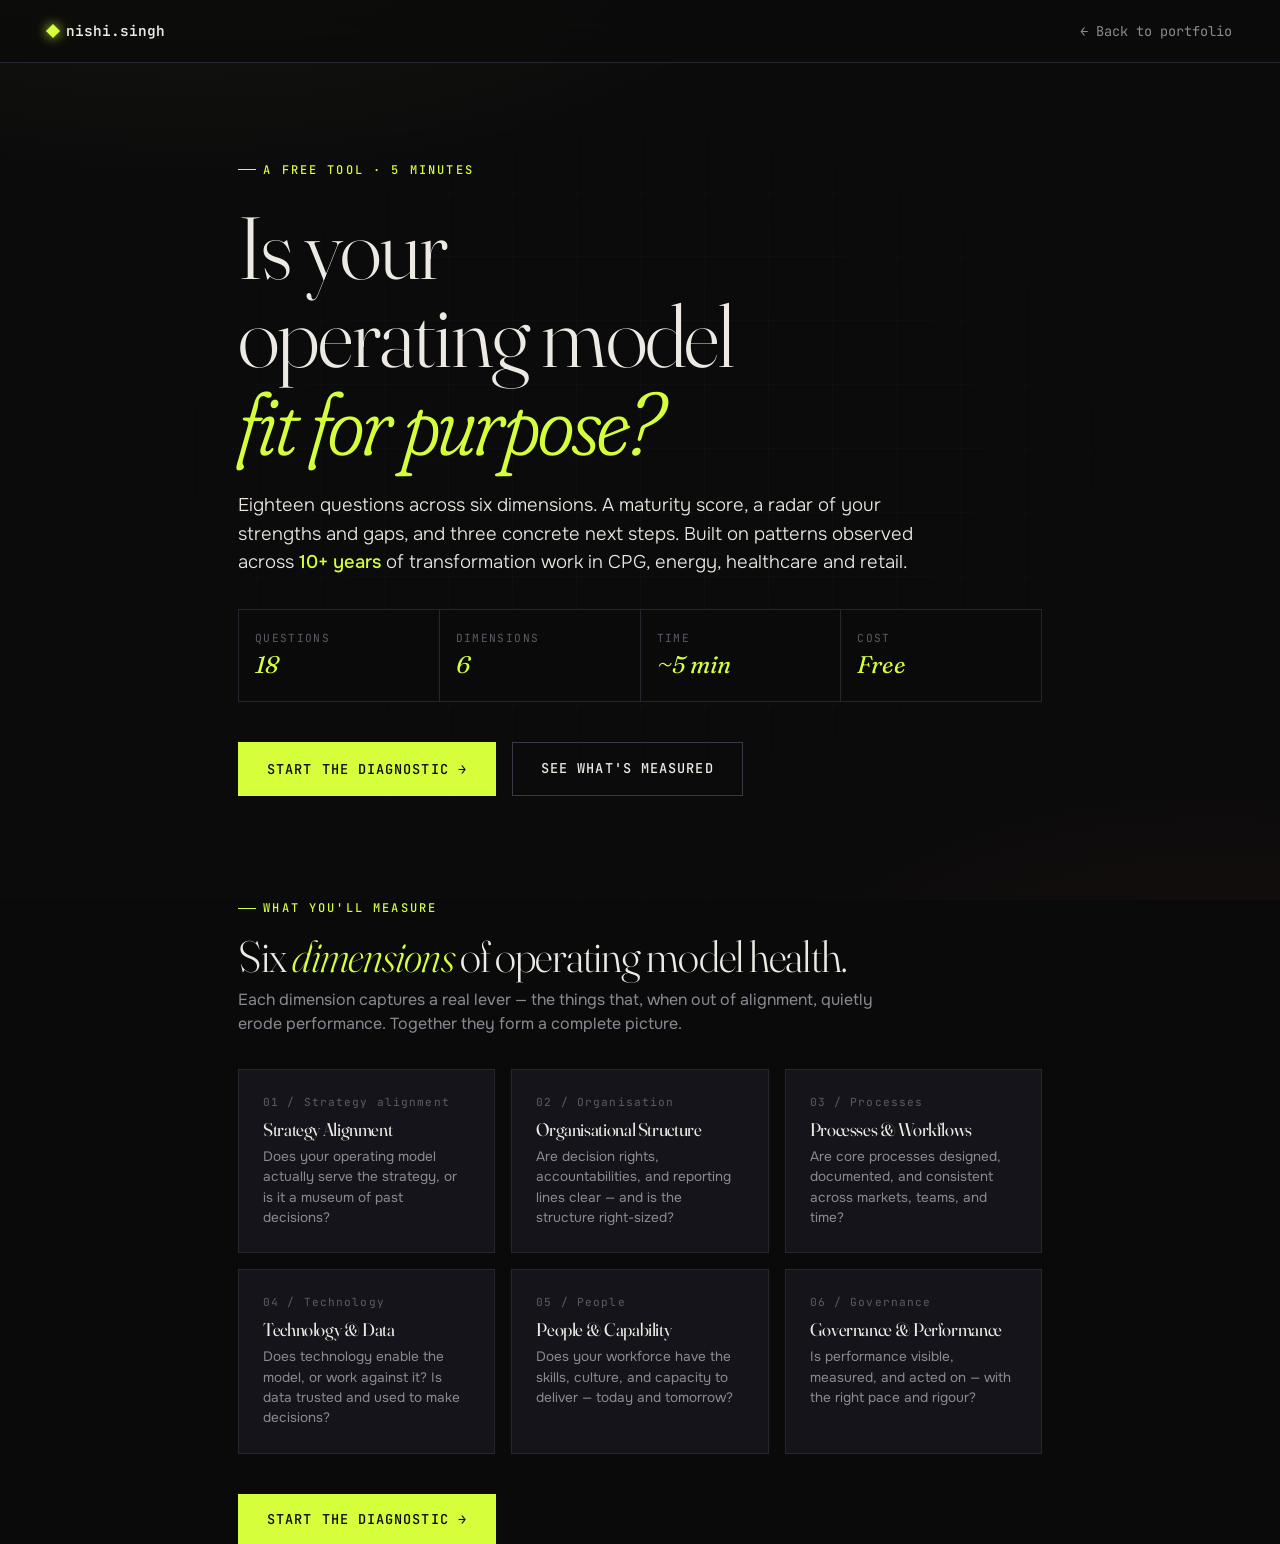
<file: tom-diagnostic/index.html>
<!DOCTYPE html>
<html lang="en">
<head>
<meta charset="UTF-8">
<meta name="viewport" content="width=device-width, initial-scale=1.0">
<title>Operating Model Diagnostic — Nishi Singh</title>
<meta name="description" content="A free 5-minute diagnostic to assess your operating model maturity across 6 dimensions. Built by Nishi Singh based on 10+ years of transformation work.">
<link rel="icon" href="data:image/svg+xml,%3Csvg xmlns='http://www.w3.org/2000/svg' viewBox='0 0 24 24'%3E%3Crect x='6' y='6' width='12' height='12' transform='rotate(45 12 12)' fill='%23D4FF3A'/%3E%3C/svg%3E">

<style>
/* ==========================================================================
   TOM Diagnostic — Single-File Tool
   Aesthetic continuity with portfolio: dark, editorial serif × terminal mono ×
   electric chartreuse. Interactive Likert-scale diagnostic with radar chart.
   ========================================================================== */

@import url('https://fonts.googleapis.com/css2?family=Fraunces:ital,opsz,wght@0,9..144,300..700;1,9..144,300..700&family=JetBrains+Mono:wght@400;500;600&family=Onest:wght@300;400;500;600;700&display=swap');

:root {
  --bg: #0A0A0B;
  --bg-2: #101013;
  --surface: #14141A;
  --surface-2: #1B1B22;
  --border: #26262E;
  --border-strong: #3A3A44;
  --text: #ECEAE3;
  --text-dim: #8A8A92;
  --text-faint: #5C5C66;
  --accent: #D4FF3A;
  --accent-dim: #97B82A;
  --accent-warm: #FFB347;
  --accent-warn: #FF7043;
  --serif: 'Fraunces', 'Times New Roman', serif;
  --sans: 'Onest', system-ui, sans-serif;
  --mono: 'JetBrains Mono', ui-monospace, monospace;
  --max-w: 900px;
  --gutter: clamp(1.25rem, 4vw, 3rem);
  --radius: 4px;
}

* { box-sizing: border-box; margin: 0; padding: 0; }

html { scroll-behavior: smooth; }

body {
  background: var(--bg);
  color: var(--text);
  font-family: var(--sans);
  font-size: 16px;
  line-height: 1.55;
  font-weight: 400;
  -webkit-font-smoothing: antialiased;
  overflow-x: hidden;
  position: relative;
  min-height: 100vh;
  background-image:
    radial-gradient(ellipse 80% 50% at 15% -10%, rgba(212, 255, 58, 0.06), transparent 60%),
    radial-gradient(ellipse 60% 40% at 95% 110%, rgba(255, 87, 34, 0.05), transparent 60%);
  background-attachment: fixed;
}

body::before {
  content: '';
  position: fixed;
  inset: 0;
  background-image:
    linear-gradient(rgba(255, 255, 255, 0.018) 1px, transparent 1px),
    linear-gradient(90deg, rgba(255, 255, 255, 0.018) 1px, transparent 1px);
  background-size: 64px 64px;
  pointer-events: none;
  z-index: 0;
  mask-image: radial-gradient(ellipse at center, black 20%, transparent 80%);
}

body::after {
  content: '';
  position: fixed;
  inset: 0;
  background-image: url("data:image/svg+xml,%3Csvg viewBox='0 0 200 200' xmlns='http://www.w3.org/2000/svg'%3E%3Cfilter id='n'%3E%3CfeTurbulence type='fractalNoise' baseFrequency='0.85' numOctaves='2' stitchTiles='stitch'/%3E%3CfeColorMatrix values='0 0 0 0 1, 0 0 0 0 1, 0 0 0 0 1, 0 0 0 0.04 0'/%3E%3C/filter%3E%3Crect width='100%25' height='100%25' filter='url(%23n)'/%3E%3C/svg%3E");
  pointer-events: none;
  opacity: 0.6;
  z-index: 1;
  mix-blend-mode: overlay;
}

main, nav, footer { position: relative; z-index: 2; }

h1, h2, h3, h4 {
  font-family: var(--serif);
  font-weight: 400;
  font-variation-settings: "opsz" 144;
  letter-spacing: -0.02em;
  line-height: 1.05;
}

::selection { background: var(--accent); color: var(--bg); }

/* ===== Nav ===== */
.nav {
  position: sticky; top: 0; z-index: 100;
  display: flex; align-items: center; justify-content: space-between;
  padding: 1.25rem var(--gutter);
  background: rgba(10, 10, 11, 0.7);
  backdrop-filter: blur(18px) saturate(140%);
  border-bottom: 1px solid var(--border);
}
.nav-logo {
  font-family: var(--mono);
  font-size: 0.9rem; font-weight: 600;
  display: flex; align-items: center; gap: 0.5rem;
  color: var(--text); text-decoration: none;
}
.logo-mark {
  display: inline-block; width: 10px; height: 10px;
  background: var(--accent); transform: rotate(45deg);
  box-shadow: 0 0 12px var(--accent);
}
.nav-back {
  font-family: var(--mono); font-size: 0.85rem;
  color: var(--text-dim); text-decoration: none;
  transition: color 0.2s;
}
.nav-back:hover { color: var(--accent); }

/* ===== Layout ===== */
.container { max-width: var(--max-w); margin: 0 auto; padding: 0 var(--gutter); }

.eyebrow {
  font-family: var(--mono);
  font-size: 0.75rem; font-weight: 500;
  text-transform: uppercase; letter-spacing: 0.18em;
  color: var(--accent);
  display: inline-flex; align-items: center; gap: 0.6em;
}
.eyebrow::before {
  content: ''; width: 1.5em; height: 1px;
  background: var(--accent); display: inline-block;
}

/* ===== Hero / Intro ===== */
.intro {
  padding: clamp(4rem, 10vh, 7rem) 0 3rem;
  text-align: left;
}
.intro h1 {
  font-size: clamp(2.5rem, 7vw, 5.5rem);
  font-weight: 300;
  margin: 1.5rem 0 1.5rem;
  line-height: 1;
}
.intro h1 em {
  font-style: italic; color: var(--accent);
  font-variation-settings: "opsz" 144, "SOFT" 100;
}
.intro-lead {
  font-size: 1.15rem; color: var(--text); font-weight: 300;
  max-width: 60ch; margin-bottom: 2rem;
}
.intro-lead strong { color: var(--accent); font-weight: 500; }

.intro-meta {
  display: grid; grid-template-columns: repeat(auto-fit, minmax(140px, 1fr));
  gap: 1px; background: var(--border); border: 1px solid var(--border);
  margin-top: 2rem;
}
.meta-cell { background: var(--bg); padding: 1.25rem 1rem; }
.meta-cell .key {
  font-family: var(--mono); font-size: 0.7rem;
  text-transform: uppercase; letter-spacing: 0.12em;
  color: var(--text-faint); display: block; margin-bottom: 0.4rem;
}
.meta-cell .val {
  font-family: var(--serif); font-size: 1.5rem; font-style: italic;
  color: var(--accent); line-height: 1;
}

.btn {
  display: inline-flex; align-items: center; gap: 0.6rem;
  padding: 0.95rem 1.75rem;
  font-family: var(--mono); font-size: 0.85rem; font-weight: 500;
  text-transform: uppercase; letter-spacing: 0.08em;
  background: var(--accent); color: var(--bg);
  border: 1px solid var(--accent);
  cursor: pointer; transition: all 0.2s;
  text-decoration: none;
}
.btn:hover { background: transparent; color: var(--accent); }
.btn--ghost {
  background: transparent; color: var(--text);
  border-color: var(--border-strong);
}
.btn--ghost:hover { border-color: var(--accent); color: var(--accent); }
.btn:disabled { opacity: 0.3; cursor: not-allowed; }
.btn:disabled:hover { background: var(--accent); color: var(--bg); }

.btn-row { display: flex; gap: 1rem; margin-top: 2.5rem; flex-wrap: wrap; }

/* ===== Section transitions ===== */
.screen { display: none; animation: rise 0.5s ease both; }
.screen.active { display: block; }
@keyframes rise {
  from { opacity: 0; transform: translateY(20px); }
  to { opacity: 1; transform: translateY(0); }
}

/* ===== Dimensions overview ===== */
.dimensions {
  display: grid; grid-template-columns: repeat(auto-fit, minmax(220px, 1fr));
  gap: 1rem; margin: 2rem 0;
}
.dim-card {
  background: var(--surface); border: 1px solid var(--border);
  padding: 1.5rem;
}
.dim-card .num {
  font-family: var(--mono); font-size: 0.7rem;
  color: var(--text-faint); letter-spacing: 0.1em;
  display: block; margin-bottom: 0.5rem;
}
.dim-card h4 {
  font-size: 1.15rem; color: var(--text); margin-bottom: 0.5rem;
}
.dim-card p {
  font-size: 0.85rem; color: var(--text-dim); line-height: 1.5;
}

/* ===== Quiz ===== */
.quiz-header {
  padding: 3rem 0 2rem;
}
.progress-bar {
  height: 3px; background: var(--surface);
  border: 1px solid var(--border);
  margin: 1.5rem 0 2rem; overflow: hidden;
  position: relative;
}
.progress-fill {
  height: 100%; background: var(--accent);
  width: 0%; transition: width 0.4s cubic-bezier(0.2, 0.8, 0.2, 1);
  box-shadow: 0 0 12px var(--accent);
}
.progress-meta {
  display: flex; justify-content: space-between;
  font-family: var(--mono); font-size: 0.75rem;
  color: var(--text-dim); margin-bottom: 1rem;
  letter-spacing: 0.08em;
}
.progress-meta .current { color: var(--accent); }

.dim-tag {
  font-family: var(--mono); font-size: 0.72rem;
  color: var(--accent); letter-spacing: 0.12em;
  text-transform: uppercase; display: inline-block;
  padding: 0.3rem 0.75rem;
  border: 1px solid var(--accent);
  border-radius: 99px; margin-bottom: 1.5rem;
}

.question {
  font-family: var(--serif);
  font-size: clamp(1.5rem, 3vw, 2.25rem);
  font-weight: 300; line-height: 1.2;
  margin-bottom: 2.5rem;
  max-width: 24ch;
  letter-spacing: -0.015em;
}

.scale {
  display: grid; grid-template-columns: repeat(5, 1fr);
  gap: 0.75rem; margin-bottom: 2rem;
}
.scale-option {
  background: var(--surface); border: 1px solid var(--border);
  padding: 1.5rem 1rem; cursor: pointer;
  text-align: center;
  transition: all 0.2s cubic-bezier(0.2, 0.8, 0.2, 1);
  display: flex; flex-direction: column;
  align-items: center; gap: 0.5rem;
  position: relative;
}
.scale-option:hover {
  border-color: var(--accent);
  background: var(--surface-2);
  transform: translateY(-2px);
}
.scale-option.selected {
  border-color: var(--accent);
  background: var(--surface-2);
  box-shadow: inset 0 0 0 1px var(--accent);
}
.scale-option.selected::after {
  content: '✓';
  position: absolute; top: 0.5rem; right: 0.6rem;
  font-size: 0.9rem; color: var(--accent);
}
.scale-num {
  font-family: var(--serif); font-style: italic;
  font-size: 2rem; color: var(--accent);
  line-height: 1; font-weight: 300;
}
.scale-label {
  font-family: var(--mono); font-size: 0.7rem;
  color: var(--text-dim); letter-spacing: 0.05em;
  line-height: 1.3;
}

.q-nav {
  display: flex; justify-content: space-between;
  margin-top: 2rem; flex-wrap: wrap; gap: 1rem;
}

/* ===== Results ===== */
.results-head {
  padding: 4rem 0 2rem;
  text-align: center;
}
.results-head h2 {
  font-size: clamp(2rem, 5vw, 3.5rem);
  font-weight: 300;
  margin: 1rem 0 0.5rem;
}
.results-head h2 em {
  font-style: italic; color: var(--accent);
}
.results-tier {
  font-family: var(--mono); font-size: 0.85rem;
  color: var(--text-dim); margin-bottom: 1.5rem;
  letter-spacing: 0.08em;
}

.score-main {
  display: grid;
  grid-template-columns: 1fr 1.4fr;
  gap: 3rem; align-items: center;
  margin: 2rem 0 4rem;
  padding: 2rem;
  background: var(--surface);
  border: 1px solid var(--border);
}
.score-big {
  text-align: center;
}
.score-num {
  font-family: var(--serif); font-style: italic;
  font-size: clamp(5rem, 12vw, 8rem); font-weight: 300;
  color: var(--accent); line-height: 0.9;
  display: block;
  font-variation-settings: "opsz" 144, "SOFT" 100;
}
.score-of {
  font-family: var(--mono); font-size: 0.85rem;
  color: var(--text-dim); letter-spacing: 0.12em;
}
.score-tier-name {
  display: block; margin-top: 1rem;
  font-family: var(--serif); font-size: 1.5rem;
  color: var(--text); font-style: italic;
}
.score-summary {
  font-size: 1.05rem; color: var(--text);
  font-weight: 300; line-height: 1.6;
}

#radar-chart { width: 100%; height: auto; }
.radar-wrap {
  background: var(--surface); border: 1px solid var(--border);
  padding: 1.5rem; margin-bottom: 3rem;
}
.radar-title {
  font-family: var(--mono); font-size: 0.8rem;
  color: var(--text-dim); text-transform: uppercase;
  letter-spacing: 0.12em; text-align: center;
  margin-bottom: 1rem;
}

.dim-results {
  display: grid; grid-template-columns: repeat(auto-fit, minmax(260px, 1fr));
  gap: 1rem; margin-bottom: 3rem;
}
.dim-result {
  background: var(--surface); border: 1px solid var(--border);
  padding: 1.5rem;
}
.dim-result .dim-name {
  font-family: var(--mono); font-size: 0.75rem;
  color: var(--text-dim); text-transform: uppercase;
  letter-spacing: 0.1em; margin-bottom: 0.5rem;
}
.dim-result .dim-score {
  font-family: var(--serif); font-style: italic;
  font-size: 2.5rem; color: var(--accent);
  font-weight: 300; line-height: 1;
  display: flex; align-items: baseline; gap: 0.5rem;
}
.dim-result .dim-score small {
  font-size: 0.9rem; color: var(--text-faint);
  font-style: normal;
}
.dim-result .dim-bar {
  height: 4px; background: var(--bg);
  margin: 1rem 0; overflow: hidden;
  border: 1px solid var(--border);
}
.dim-result .dim-bar-fill {
  height: 100%; background: var(--accent);
  transition: width 1s cubic-bezier(0.2, 0.8, 0.2, 1);
}
.dim-result .dim-verdict {
  font-size: 0.85rem; color: var(--text-dim);
  line-height: 1.5;
}

.gaps {
  background: var(--surface); border: 1px solid var(--border);
  padding: 2.5rem; margin-bottom: 3rem;
}
.gaps h3 {
  font-size: 1.5rem; margin-bottom: 0.5rem;
}
.gaps h3 em {
  font-style: italic; color: var(--accent);
}
.gaps-lead {
  color: var(--text-dim); font-size: 0.95rem; margin-bottom: 1.5rem;
}
.gap-item {
  display: flex; gap: 1.25rem;
  padding: 1.25rem 0; border-top: 1px solid var(--border);
}
.gap-item:first-of-type { border-top: none; padding-top: 0.5rem; }
.gap-num {
  font-family: var(--serif); font-style: italic;
  font-size: 2rem; color: var(--accent);
  line-height: 1; font-weight: 300; flex-shrink: 0;
  font-variation-settings: "opsz" 144;
}
.gap-content h4 {
  font-size: 1.1rem; margin-bottom: 0.4rem;
  color: var(--text);
}
.gap-content p {
  font-size: 0.92rem; color: var(--text-dim);
  line-height: 1.55;
}

.cta-box {
  background: linear-gradient(135deg, var(--surface), var(--surface-2));
  border: 1px solid var(--accent);
  padding: 2.5rem;
  margin-bottom: 4rem;
  text-align: center;
  position: relative;
  overflow: hidden;
}
.cta-box::before {
  content: '';
  position: absolute; top: -30%; right: -10%;
  width: 300px; height: 300px;
  background: radial-gradient(circle, rgba(212, 255, 58, 0.15), transparent 70%);
  pointer-events: none;
}
.cta-box h3 {
  font-size: 1.75rem; margin-bottom: 0.75rem;
  position: relative;
}
.cta-box h3 em {
  font-style: italic; color: var(--accent);
}
.cta-box p {
  color: var(--text); max-width: 50ch; margin: 0 auto 1.5rem;
  font-weight: 300; position: relative;
}
.cta-row {
  display: flex; gap: 1rem; justify-content: center;
  flex-wrap: wrap; position: relative;
}

.footer-note {
  text-align: center; padding: 3rem 0 4rem;
  font-family: var(--mono); font-size: 0.75rem;
  color: var(--text-faint); letter-spacing: 0.08em;
}
.footer-note a { color: var(--accent); text-decoration: none; }
.footer-note a:hover { text-decoration: underline; }

/* ===== Responsive ===== */
@media (max-width: 720px) {
  .score-main { grid-template-columns: 1fr; gap: 2rem; padding: 1.5rem; }
  .scale {
    grid-template-columns: repeat(5, 1fr);
    gap: 0.4rem;
  }
  .scale-option { padding: 1rem 0.4rem; }
  .scale-num { font-size: 1.5rem; }
  .scale-label { font-size: 0.6rem; }
  .question { font-size: 1.5rem; }
}

@media print {
  body { background: white; color: black; }
  body::before, body::after { display: none; }
  .nav, .q-nav, .cta-box, .footer-note, .btn { display: none !important; }
  .screen { display: block !important; }
  #screen-intro, #screen-quiz { display: none !important; }
  .score-main, .dim-result, .gaps, .radar-wrap {
    background: white; border: 1px solid #ddd;
    color: black; page-break-inside: avoid;
  }
  .score-num, .dim-score, .gap-num, h2 em, h3 em { color: #1a1a1a; }
}
</style>
</head>
<body>

<nav class="nav">
  <a href="../index.html" class="nav-logo">
    <span class="logo-mark"></span> nishi.singh
  </a>
  <a href="../index.html" class="nav-back">← Back to portfolio</a>
</nav>

<main>
  <div class="container">

    <!-- ============================================================
         SCREEN 1 — INTRO
         ============================================================ -->
    <section class="screen active" id="screen-intro">
      <div class="intro">
        <div class="eyebrow">A free tool · 5 minutes</div>
        <h1>Is your<br>operating model<br><em>fit for purpose?</em></h1>
        <p class="intro-lead">
          Eighteen questions across six dimensions. A maturity score, a radar of your strengths and gaps,
          and three concrete next steps. Built on patterns observed across <strong>10+ years</strong>
          of transformation work in CPG, energy, healthcare and retail.
        </p>

        <div class="intro-meta">
          <div class="meta-cell">
            <span class="key">Questions</span>
            <span class="val">18</span>
          </div>
          <div class="meta-cell">
            <span class="key">Dimensions</span>
            <span class="val">6</span>
          </div>
          <div class="meta-cell">
            <span class="key">Time</span>
            <span class="val">~5 min</span>
          </div>
          <div class="meta-cell">
            <span class="key">Cost</span>
            <span class="val">Free</span>
          </div>
        </div>

        <div class="btn-row">
          <button class="btn" onclick="startQuiz()">Start the diagnostic →</button>
          <a href="#dimensions" class="btn btn--ghost">See what's measured</a>
        </div>
      </div>

      <div id="dimensions" style="padding-top: 3rem;">
        <div class="eyebrow" style="margin-bottom: 1rem;">What you'll measure</div>
        <h2 style="font-size: clamp(1.75rem, 4vw, 2.75rem); margin-bottom: 0.5rem; font-weight: 300;">
          Six <em style="font-style: italic; color: var(--accent);">dimensions</em> of operating model health.
        </h2>
        <p style="color: var(--text-dim); max-width: 60ch; margin-bottom: 2rem;">
          Each dimension captures a real lever — the things that, when out of alignment, quietly
          erode performance. Together they form a complete picture.
        </p>

        <div class="dimensions">
          <div class="dim-card">
            <span class="num">01 / Strategy alignment</span>
            <h4>Strategy Alignment</h4>
            <p>Does your operating model actually serve the strategy, or is it a museum of past decisions?</p>
          </div>
          <div class="dim-card">
            <span class="num">02 / Organisation</span>
            <h4>Organisational Structure</h4>
            <p>Are decision rights, accountabilities, and reporting lines clear — and is the structure right-sized?</p>
          </div>
          <div class="dim-card">
            <span class="num">03 / Processes</span>
            <h4>Processes &amp; Workflows</h4>
            <p>Are core processes designed, documented, and consistent across markets, teams, and time?</p>
          </div>
          <div class="dim-card">
            <span class="num">04 / Technology</span>
            <h4>Technology &amp; Data</h4>
            <p>Does technology enable the model, or work against it? Is data trusted and used to make decisions?</p>
          </div>
          <div class="dim-card">
            <span class="num">05 / People</span>
            <h4>People &amp; Capability</h4>
            <p>Does your workforce have the skills, culture, and capacity to deliver — today and tomorrow?</p>
          </div>
          <div class="dim-card">
            <span class="num">06 / Governance</span>
            <h4>Governance &amp; Performance</h4>
            <p>Is performance visible, measured, and acted on — with the right pace and rigour?</p>
          </div>
        </div>

        <div class="btn-row">
          <button class="btn" onclick="startQuiz()">Start the diagnostic →</button>
        </div>
      </div>
    </section>

    <!-- ============================================================
         SCREEN 2 — QUIZ
         ============================================================ -->
    <section class="screen" id="screen-quiz">
      <div class="quiz-header">
        <div class="progress-meta">
          <span>Question <span class="current" id="q-current">1</span> of <span id="q-total">18</span></span>
          <span id="q-percent">6%</span>
        </div>
        <div class="progress-bar">
          <div class="progress-fill" id="progress-fill"></div>
        </div>

        <div class="dim-tag" id="dim-tag">Strategy Alignment</div>
        <h2 class="question" id="question-text">Loading…</h2>

        <div class="scale" id="scale">
          <button class="scale-option" data-value="1" onclick="selectAnswer(1)">
            <span class="scale-num">1</span>
            <span class="scale-label">Strongly<br>disagree</span>
          </button>
          <button class="scale-option" data-value="2" onclick="selectAnswer(2)">
            <span class="scale-num">2</span>
            <span class="scale-label">Disagree</span>
          </button>
          <button class="scale-option" data-value="3" onclick="selectAnswer(3)">
            <span class="scale-num">3</span>
            <span class="scale-label">Neutral</span>
          </button>
          <button class="scale-option" data-value="4" onclick="selectAnswer(4)">
            <span class="scale-num">4</span>
            <span class="scale-label">Agree</span>
          </button>
          <button class="scale-option" data-value="5" onclick="selectAnswer(5)">
            <span class="scale-num">5</span>
            <span class="scale-label">Strongly<br>agree</span>
          </button>
        </div>

        <div class="q-nav">
          <button class="btn btn--ghost" onclick="prevQuestion()" id="btn-prev">← Previous</button>
          <button class="btn" onclick="nextQuestion()" id="btn-next" disabled>Next →</button>
        </div>
      </div>
    </section>

    <!-- ============================================================
         SCREEN 3 — RESULTS
         ============================================================ -->
    <section class="screen" id="screen-results">
      <div class="results-head">
        <div class="eyebrow" style="justify-content: center;">Your diagnostic</div>
        <h2>Your operating model<br><em>maturity score</em></h2>
        <div class="results-tier" id="results-tier">Calculating…</div>
      </div>

      <div class="score-main">
        <div class="score-big">
          <span class="score-num" id="score-num">—</span>
          <span class="score-of">/ 100</span>
          <span class="score-tier-name" id="score-tier-name">—</span>
        </div>
        <p class="score-summary" id="score-summary">—</p>
      </div>

      <div class="radar-wrap">
        <div class="radar-title">Maturity by dimension</div>
        <svg id="radar-chart" viewBox="0 0 400 400"></svg>
      </div>

      <div class="eyebrow" style="margin-bottom: 1rem;">Per dimension</div>
      <h3 style="font-family: var(--serif); font-size: 1.75rem; font-weight: 300; margin-bottom: 1.5rem;">
        How you scored, dimension by dimension.
      </h3>
      <div class="dim-results" id="dim-results"></div>

      <div class="gaps">
        <h3>Your top three <em>gaps</em> — and what to do about them.</h3>
        <p class="gaps-lead">The dimensions where you scored lowest, with a recommended next step for each.</p>
        <div id="gap-list"></div>
      </div>

      <div class="cta-box">
        <h3>Want to dig <em>deeper</em>?</h3>
        <p>
          The diagnostic gives you a starting point. If you'd like to talk through your results —
          or scope a proper operating model review — I'd be happy to.
        </p>
        <div class="cta-row">
          <a href="../contact.html" class="btn">Get in touch →</a>
          <button class="btn btn--ghost" onclick="window.print()">Print / Save PDF</button>
          <button class="btn btn--ghost" onclick="restart()">Retake diagnostic</button>
        </div>
      </div>

      <div class="footer-note">
        Built by Nishi Singh · <a href="../index.html">View portfolio</a> · Diagnostic v1.0
      </div>
    </section>

  </div>
</main>

<script>
// ============================================================================
// TOM Diagnostic — Application Logic
// ============================================================================

const QUESTIONS = [
  // 01 — Strategy Alignment
  { dim: "Strategy Alignment", dimShort: "strategy", text: "Our operating model is explicitly designed to deliver our current strategy — not the strategy we had three years ago." },
  { dim: "Strategy Alignment", dimShort: "strategy", text: "When strategic priorities shift, our operating model adapts within months, not years." },
  { dim: "Strategy Alignment", dimShort: "strategy", text: "Senior leaders can articulate how each part of the organisation creates value toward the strategy." },

  // 02 — Organisational Structure
  { dim: "Organisational Structure", dimShort: "org", text: "Decision rights are clear: people know what they can decide, what needs escalation, and what is owned elsewhere." },
  { dim: "Organisational Structure", dimShort: "org", text: "Our org structure has the right balance of central and local — neither over-centralised nor over-fragmented." },
  { dim: "Organisational Structure", dimShort: "org", text: "Roles and accountabilities are documented; we rarely have ambiguity about who owns what." },

  // 03 — Processes & Workflows
  { dim: "Processes & Workflows", dimShort: "process", text: "Our core end-to-end processes are documented, understood, and consistently followed across teams and markets." },
  { dim: "Processes & Workflows", dimShort: "process", text: "We routinely identify and remove non-value-adding activities from our processes." },
  { dim: "Processes & Workflows", dimShort: "process", text: "Handoffs between teams and functions happen smoothly — without rework, escalation, or hidden workarounds." },

  // 04 — Technology & Data
  { dim: "Technology & Data", dimShort: "tech", text: "Our technology platforms enable our processes — rather than forcing workarounds or shadow systems." },
  { dim: "Technology & Data", dimShort: "tech", text: "We have a single, trusted source of truth for our most important business data." },
  { dim: "Technology & Data", dimShort: "tech", text: "Leaders make decisions using data, not anecdote — and the data they use is timely and accurate." },

  // 05 — People & Capability
  { dim: "People & Capability", dimShort: "people", text: "We have a clear view of the critical capabilities our future strategy needs — and a plan to build them." },
  { dim: "People & Capability", dimShort: "people", text: "Our workforce sizing reflects actual demand — not legacy headcount or political negotiation." },
  { dim: "People & Capability", dimShort: "people", text: "We attract, develop, and retain the people we need at the levels and skills that matter most." },

  // 06 — Governance & Performance
  { dim: "Governance & Performance", dimShort: "gov", text: "We have a clear set of performance metrics that everyone — from board to front line — understands and tracks." },
  { dim: "Governance & Performance", dimShort: "gov", text: "Performance reviews lead to action: when something is off-track, we change course quickly and visibly." },
  { dim: "Governance & Performance", dimShort: "gov", text: "Our governance forums make decisions efficiently — not just discuss, escalate, and defer." }
];

const DIM_RECOMMENDATIONS = {
  "Strategy Alignment": "Map each major activity and team back to a strategic priority. Where the line is unclear, that is your starting point for redesign.",
  "Organisational Structure": "Run a decision-rights audit. List your top 30 recurring decisions and document who owns each — gaps and overlaps will surface quickly.",
  "Processes & Workflows": "Pick one cross-functional process with known friction. Map it end-to-end, identify non-value-adding steps, and remove them before standardising.",
  "Technology & Data": "Identify the three business decisions most damaged by poor data. Fix those data sources first — broad data programmes rarely succeed without focused early wins.",
  "People & Capability": "Build a capability heatmap: critical capabilities × current proficiency. Use it to prioritise hiring, development, and partnerships.",
  "Governance & Performance": "Audit your top decision forum. Score recent meetings on decisions made vs. discussions held. Where the ratio is wrong, restructure the forum."
};

const TIERS = [
  { min: 0,  max: 39,  name: "Reactive",   summary: "Your operating model is patched together, not designed. Friction is high, decisions are slow, and most of your team works around the system rather than with it. The opportunity is large — but it starts with focus, not a transformation programme. Pick one dimension, fix it visibly, and build credibility for the next." },
  { min: 40, max: 59,  name: "Emerging",   summary: "You have pockets of strength but inconsistent foundations. Some teams or processes work well; others don't. The risk now is scaling something that isn't ready. Stabilise the basics — process discipline, clear decision rights, trusted data — before pursuing ambition." },
  { min: 60, max: 74,  name: "Aligned",    summary: "Your operating model is broadly fit for purpose, with clear strengths and identifiable weak spots. You are in the most leveraged position: focused intervention on one or two dimensions can deliver outsized returns. Resist the urge to redesign everything." },
  { min: 75, max: 89,  name: "Optimised",  summary: "Your operating model is mature and well-aligned to strategy. Most dimensions are working. The remaining gaps are increasingly subtle — usually about pace, capability depth, or governance rigour rather than structure. Watch for complacency: high-performing operating models decay when not maintained." },
  { min: 90, max: 100, name: "Adaptive",   summary: "Your operating model is exceptional — strategically aligned, well-governed, and capable of adaptation. The risk at this level is not falling backwards but failing to anticipate. Focus on signal-detection: what's changing in your market, customers, and capabilities that your current model wouldn't see coming?" }
];

// State
let currentQuestion = 0;
let answers = new Array(QUESTIONS.length).fill(null);

document.getElementById('q-total').textContent = QUESTIONS.length;

// ============================================================================
// Navigation
// ============================================================================

function startQuiz() {
  showScreen('screen-quiz');
  renderQuestion();
}

function showScreen(id) {
  document.querySelectorAll('.screen').forEach(s => s.classList.remove('active'));
  document.getElementById(id).classList.add('active');
  window.scrollTo({ top: 0, behavior: 'smooth' });
}

function renderQuestion() {
  const q = QUESTIONS[currentQuestion];
  document.getElementById('dim-tag').textContent = q.dim;
  document.getElementById('question-text').textContent = q.text;
  document.getElementById('q-current').textContent = currentQuestion + 1;

  const percent = Math.round(((currentQuestion + 1) / QUESTIONS.length) * 100);
  document.getElementById('q-percent').textContent = percent + '%';
  document.getElementById('progress-fill').style.width = percent + '%';

  // Reset / set scale
  document.querySelectorAll('.scale-option').forEach(opt => {
    opt.classList.remove('selected');
  });
  if (answers[currentQuestion] !== null) {
    const sel = document.querySelector(`.scale-option[data-value="${answers[currentQuestion]}"]`);
    if (sel) sel.classList.add('selected');
  }

  // Buttons
  document.getElementById('btn-prev').disabled = (currentQuestion === 0);
  const isLast = (currentQuestion === QUESTIONS.length - 1);
  document.getElementById('btn-next').textContent = isLast ? 'See results →' : 'Next →';
  document.getElementById('btn-next').disabled = (answers[currentQuestion] === null);
}

function selectAnswer(value) {
  answers[currentQuestion] = value;
  document.querySelectorAll('.scale-option').forEach(opt => {
    opt.classList.toggle('selected', parseInt(opt.dataset.value) === value);
  });
  document.getElementById('btn-next').disabled = false;
  // Auto-advance after a short delay for snappier UX
  setTimeout(() => {
    if (answers[currentQuestion] !== null) nextQuestion();
  }, 350);
}

function nextQuestion() {
  if (answers[currentQuestion] === null) return;
  if (currentQuestion < QUESTIONS.length - 1) {
    currentQuestion++;
    renderQuestion();
  } else {
    showResults();
  }
}

function prevQuestion() {
  if (currentQuestion > 0) {
    currentQuestion--;
    renderQuestion();
  }
}

// ============================================================================
// Scoring
// ============================================================================

function scoreResults() {
  // Per-dimension: average of 3 answers, normalised to 0-100
  const dims = {};
  QUESTIONS.forEach((q, i) => {
    if (!dims[q.dim]) dims[q.dim] = { scores: [], short: q.dimShort };
    dims[q.dim].scores.push(answers[i]);
  });

  const dimResults = Object.entries(dims).map(([name, d]) => {
    const avg = d.scores.reduce((a, b) => a + b, 0) / d.scores.length;
    const score = Math.round(((avg - 1) / 4) * 100); // 1-5 → 0-100
    return { name, score, short: d.short };
  });

  const totalScore = Math.round(dimResults.reduce((a, b) => a + b.score, 0) / dimResults.length);
  const tier = TIERS.find(t => totalScore >= t.min && totalScore <= t.max);

  // Top 3 gaps (lowest scoring)
  const gaps = [...dimResults].sort((a, b) => a.score - b.score).slice(0, 3);

  return { totalScore, tier, dimResults, gaps };
}

function dimVerdict(score) {
  if (score >= 90) return "Outstanding — this is a competitive advantage.";
  if (score >= 75) return "Strong — well-aligned, with minor refinements possible.";
  if (score >= 60) return "Functional — works, but with meaningful room to improve.";
  if (score >= 40) return "Inconsistent — pockets of strength, gaps that hurt performance.";
  if (score >= 20) return "Weak — actively limiting performance; needs focused attention.";
  return "Critical — a likely root cause of broader issues; address first.";
}

// ============================================================================
// Results
// ============================================================================

function showResults() {
  const { totalScore, tier, dimResults, gaps } = scoreResults();

  document.getElementById('score-num').textContent = totalScore;
  document.getElementById('score-tier-name').textContent = tier.name;
  document.getElementById('results-tier').textContent = `${tier.name.toUpperCase()} TIER · ${tier.min}–${tier.max} POINTS`;
  document.getElementById('score-summary').textContent = tier.summary;

  // Per-dimension cards
  const dimResultsEl = document.getElementById('dim-results');
  dimResultsEl.innerHTML = dimResults.map(d => `
    <div class="dim-result">
      <div class="dim-name">${d.name}</div>
      <div class="dim-score">${d.score}<small>/100</small></div>
      <div class="dim-bar"><div class="dim-bar-fill" style="width: ${d.score}%"></div></div>
      <div class="dim-verdict">${dimVerdict(d.score)}</div>
    </div>
  `).join('');

  // Gaps
  const gapListEl = document.getElementById('gap-list');
  gapListEl.innerHTML = gaps.map((g, i) => `
    <div class="gap-item">
      <div class="gap-num">${String(i + 1).padStart(2, '0')}</div>
      <div class="gap-content">
        <h4>${g.name} <span style="color: var(--text-faint); font-family: var(--mono); font-size: 0.85rem; font-weight: 400;">(${g.score}/100)</span></h4>
        <p>${DIM_RECOMMENDATIONS[g.name]}</p>
      </div>
    </div>
  `).join('');

  // Radar chart
  drawRadar(dimResults);

  showScreen('screen-results');
}

// ============================================================================
// Radar Chart (pure SVG)
// ============================================================================

function drawRadar(dims) {
  const svg = document.getElementById('radar-chart');
  svg.innerHTML = '';

  const cx = 200, cy = 200, maxR = 140;
  const n = dims.length;
  const angleStep = (2 * Math.PI) / n;

  // Background grid rings
  for (let level = 1; level <= 5; level++) {
    const r = (maxR / 5) * level;
    let points = [];
    for (let i = 0; i < n; i++) {
      const angle = i * angleStep - Math.PI / 2;
      const x = cx + Math.cos(angle) * r;
      const y = cy + Math.sin(angle) * r;
      points.push(`${x},${y}`);
    }
    const polygon = document.createElementNS('http://www.w3.org/2000/svg', 'polygon');
    polygon.setAttribute('points', points.join(' '));
    polygon.setAttribute('fill', 'none');
    polygon.setAttribute('stroke', level === 5 ? '#3A3A44' : '#26262E');
    polygon.setAttribute('stroke-width', '1');
    svg.appendChild(polygon);
  }

  // Axes from centre to vertices
  for (let i = 0; i < n; i++) {
    const angle = i * angleStep - Math.PI / 2;
    const x = cx + Math.cos(angle) * maxR;
    const y = cy + Math.sin(angle) * maxR;
    const line = document.createElementNS('http://www.w3.org/2000/svg', 'line');
    line.setAttribute('x1', cx); line.setAttribute('y1', cy);
    line.setAttribute('x2', x);  line.setAttribute('y2', y);
    line.setAttribute('stroke', '#26262E');
    line.setAttribute('stroke-width', '1');
    svg.appendChild(line);
  }

  // Data polygon
  let dataPoints = [];
  dims.forEach((d, i) => {
    const angle = i * angleStep - Math.PI / 2;
    const r = (d.score / 100) * maxR;
    const x = cx + Math.cos(angle) * r;
    const y = cy + Math.sin(angle) * r;
    dataPoints.push(`${x},${y}`);
  });
  const dataPolygon = document.createElementNS('http://www.w3.org/2000/svg', 'polygon');
  dataPolygon.setAttribute('points', dataPoints.join(' '));
  dataPolygon.setAttribute('fill', 'rgba(212, 255, 58, 0.18)');
  dataPolygon.setAttribute('stroke', '#D4FF3A');
  dataPolygon.setAttribute('stroke-width', '2');
  dataPolygon.setAttribute('stroke-linejoin', 'round');
  svg.appendChild(dataPolygon);

  // Data point dots
  dims.forEach((d, i) => {
    const angle = i * angleStep - Math.PI / 2;
    const r = (d.score / 100) * maxR;
    const x = cx + Math.cos(angle) * r;
    const y = cy + Math.sin(angle) * r;
    const circle = document.createElementNS('http://www.w3.org/2000/svg', 'circle');
    circle.setAttribute('cx', x); circle.setAttribute('cy', y);
    circle.setAttribute('r', '4');
    circle.setAttribute('fill', '#D4FF3A');
    svg.appendChild(circle);
  });

  // Labels
  dims.forEach((d, i) => {
    const angle = i * angleStep - Math.PI / 2;
    const labelR = maxR + 30;
    const x = cx + Math.cos(angle) * labelR;
    const y = cy + Math.sin(angle) * labelR;
    const text = document.createElementNS('http://www.w3.org/2000/svg', 'text');
    text.setAttribute('x', x); text.setAttribute('y', y);
    text.setAttribute('text-anchor', 'middle');
    text.setAttribute('dominant-baseline', 'middle');
    text.setAttribute('font-family', 'JetBrains Mono, monospace');
    text.setAttribute('font-size', '10');
    text.setAttribute('fill', '#8A8A92');
    text.setAttribute('letter-spacing', '0.05em');

    // Split long dimension names onto two lines
    const words = d.name.split(' ');
    if (words.length > 1 && d.name.length > 14) {
      const tspan1 = document.createElementNS('http://www.w3.org/2000/svg', 'tspan');
      tspan1.setAttribute('x', x); tspan1.setAttribute('dy', '-0.5em');
      tspan1.textContent = words.slice(0, Math.ceil(words.length / 2)).join(' ').toUpperCase();
      const tspan2 = document.createElementNS('http://www.w3.org/2000/svg', 'tspan');
      tspan2.setAttribute('x', x); tspan2.setAttribute('dy', '1.2em');
      tspan2.textContent = words.slice(Math.ceil(words.length / 2)).join(' ').toUpperCase();
      text.appendChild(tspan1);
      text.appendChild(tspan2);
    } else {
      text.textContent = d.name.toUpperCase();
    }
    svg.appendChild(text);

    // Score under label
    const scoreText = document.createElementNS('http://www.w3.org/2000/svg', 'text');
    scoreText.setAttribute('x', x);
    scoreText.setAttribute('y', y + (words.length > 1 && d.name.length > 14 ? 22 : 16));
    scoreText.setAttribute('text-anchor', 'middle');
    scoreText.setAttribute('font-family', 'Fraunces, serif');
    scoreText.setAttribute('font-style', 'italic');
    scoreText.setAttribute('font-size', '14');
    scoreText.setAttribute('fill', '#D4FF3A');
    scoreText.textContent = d.score;
    svg.appendChild(scoreText);
  });
}

// ============================================================================
// Restart
// ============================================================================

function restart() {
  currentQuestion = 0;
  answers = new Array(QUESTIONS.length).fill(null);
  showScreen('screen-intro');
}

// ============================================================================
// Keyboard support
// ============================================================================

document.addEventListener('keydown', (e) => {
  const quizActive = document.getElementById('screen-quiz').classList.contains('active');
  if (!quizActive) return;

  // 1-5 select answer
  if (['1', '2', '3', '4', '5'].includes(e.key)) {
    selectAnswer(parseInt(e.key));
  }
  // Arrow keys / Enter
  if (e.key === 'ArrowRight' || e.key === 'Enter') {
    if (!document.getElementById('btn-next').disabled) nextQuestion();
  }
  if (e.key === 'ArrowLeft') {
    if (!document.getElementById('btn-prev').disabled) prevQuestion();
  }
});

</script>

</body>
</html>
</file>
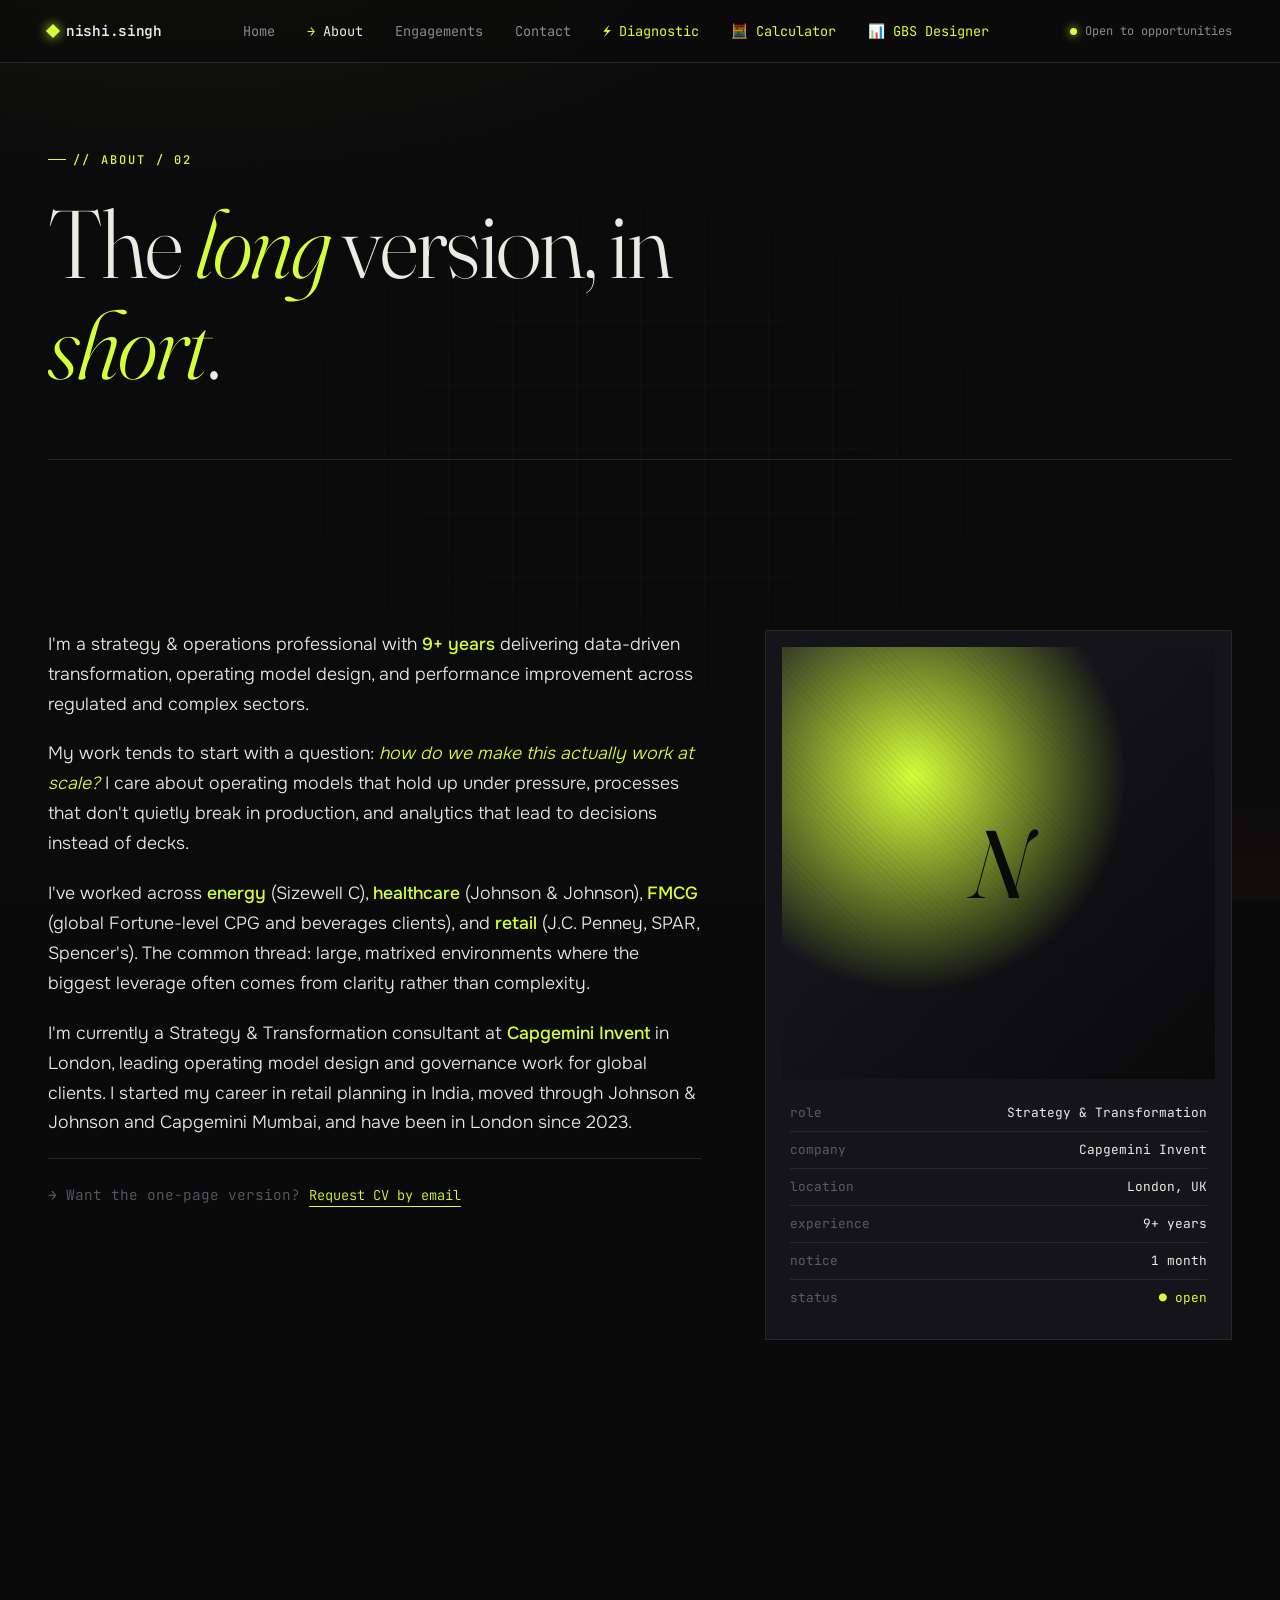
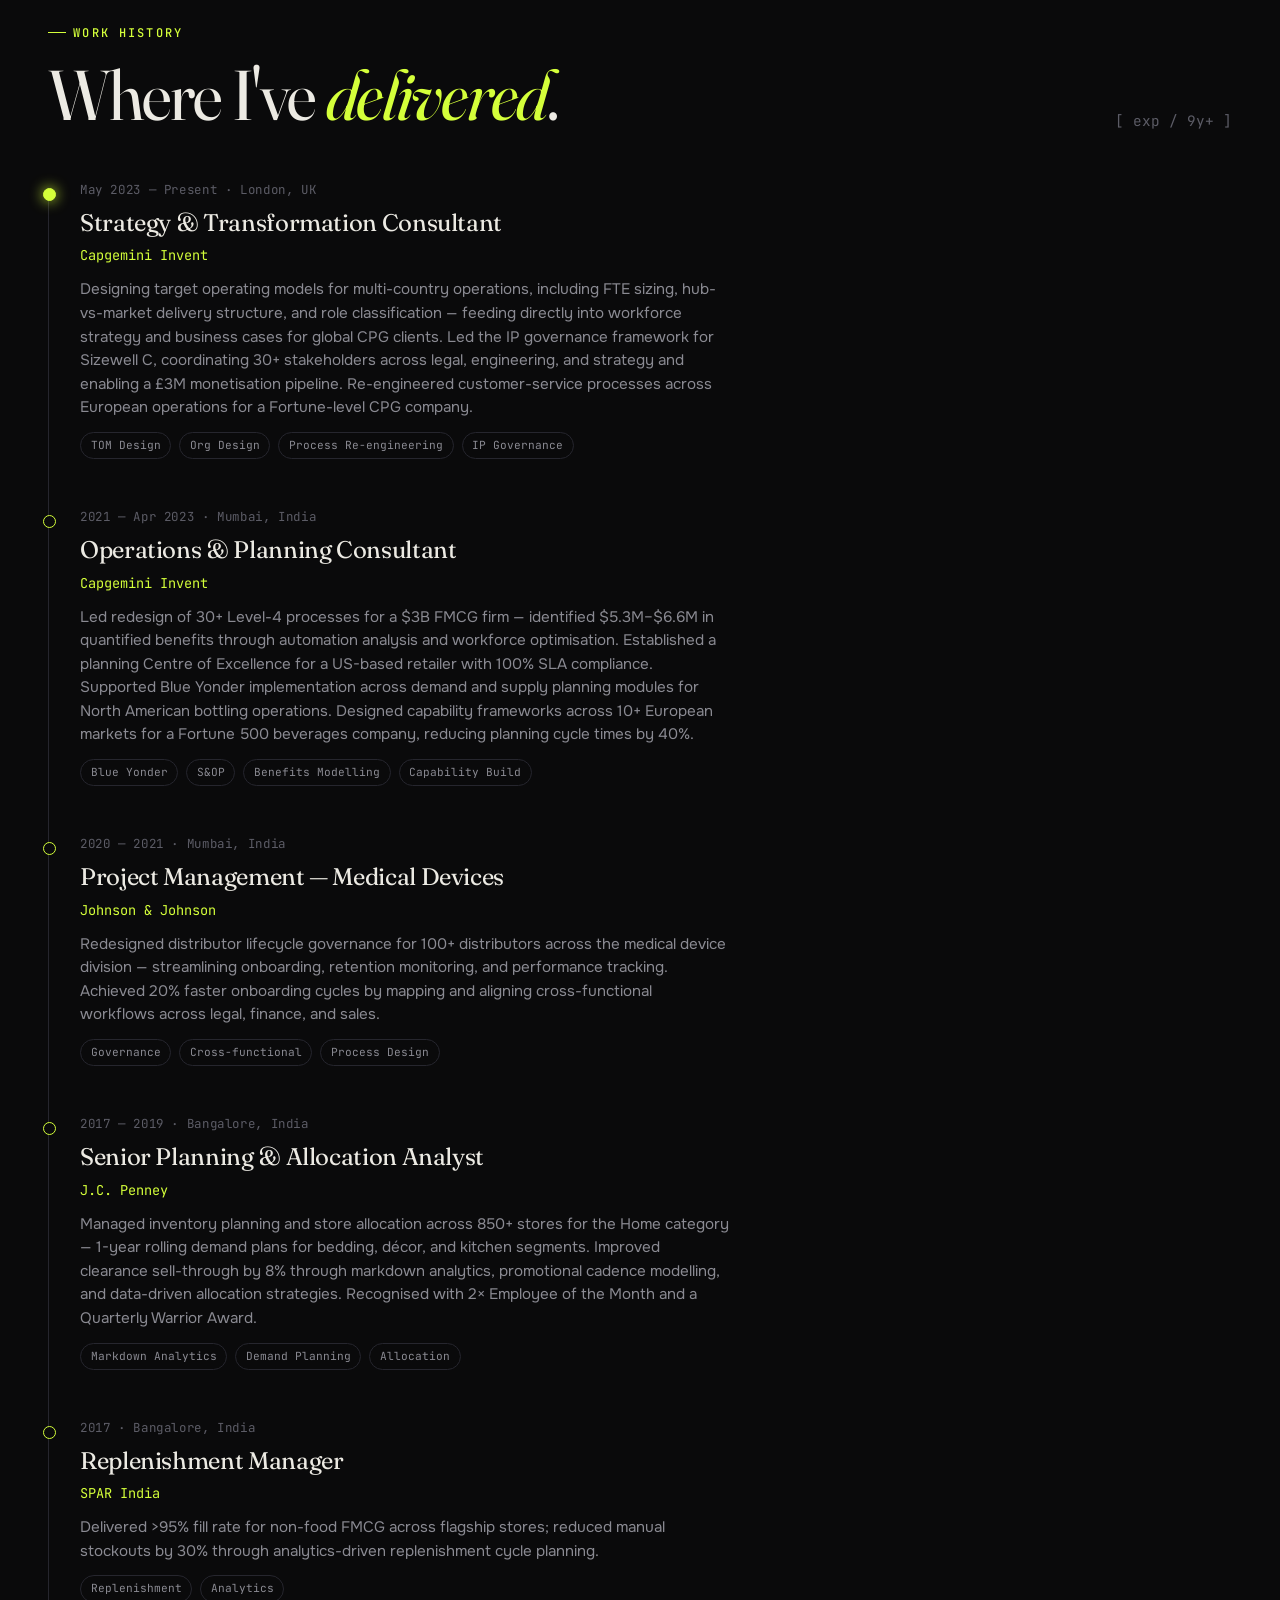
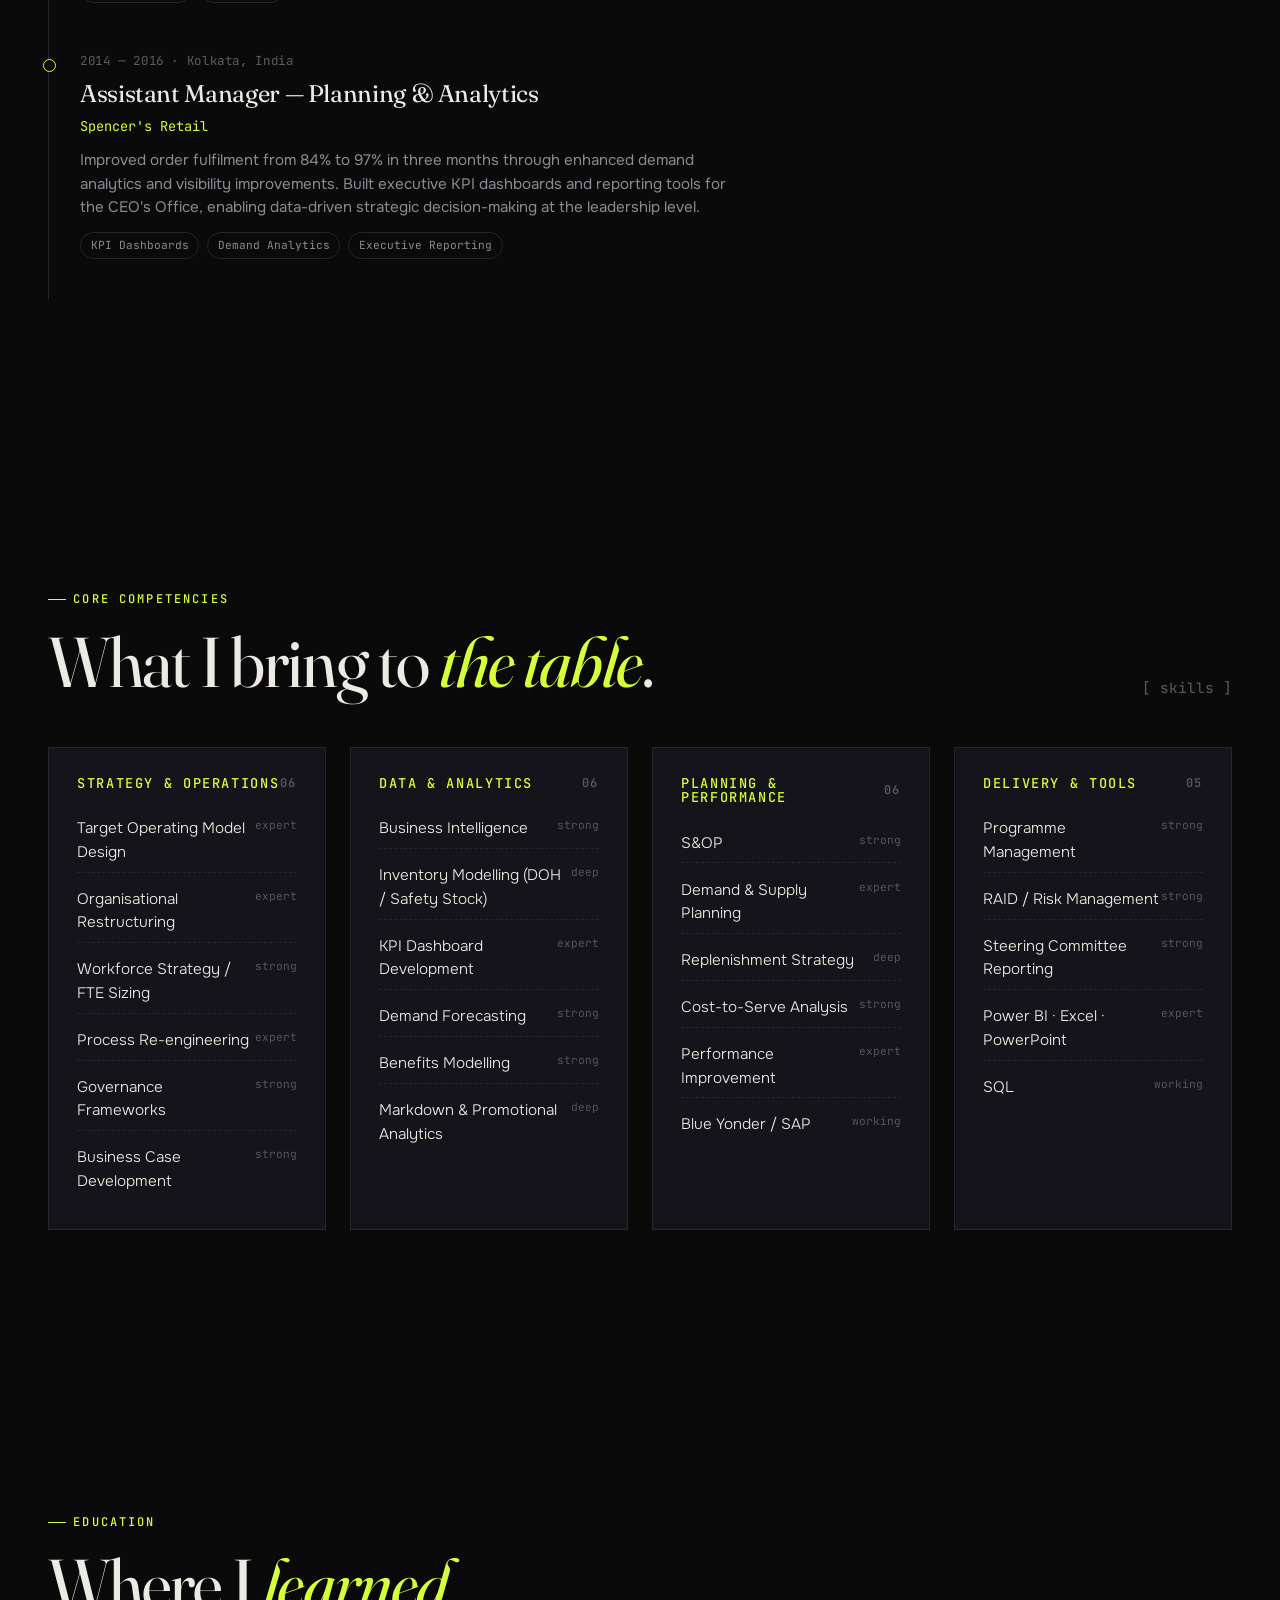
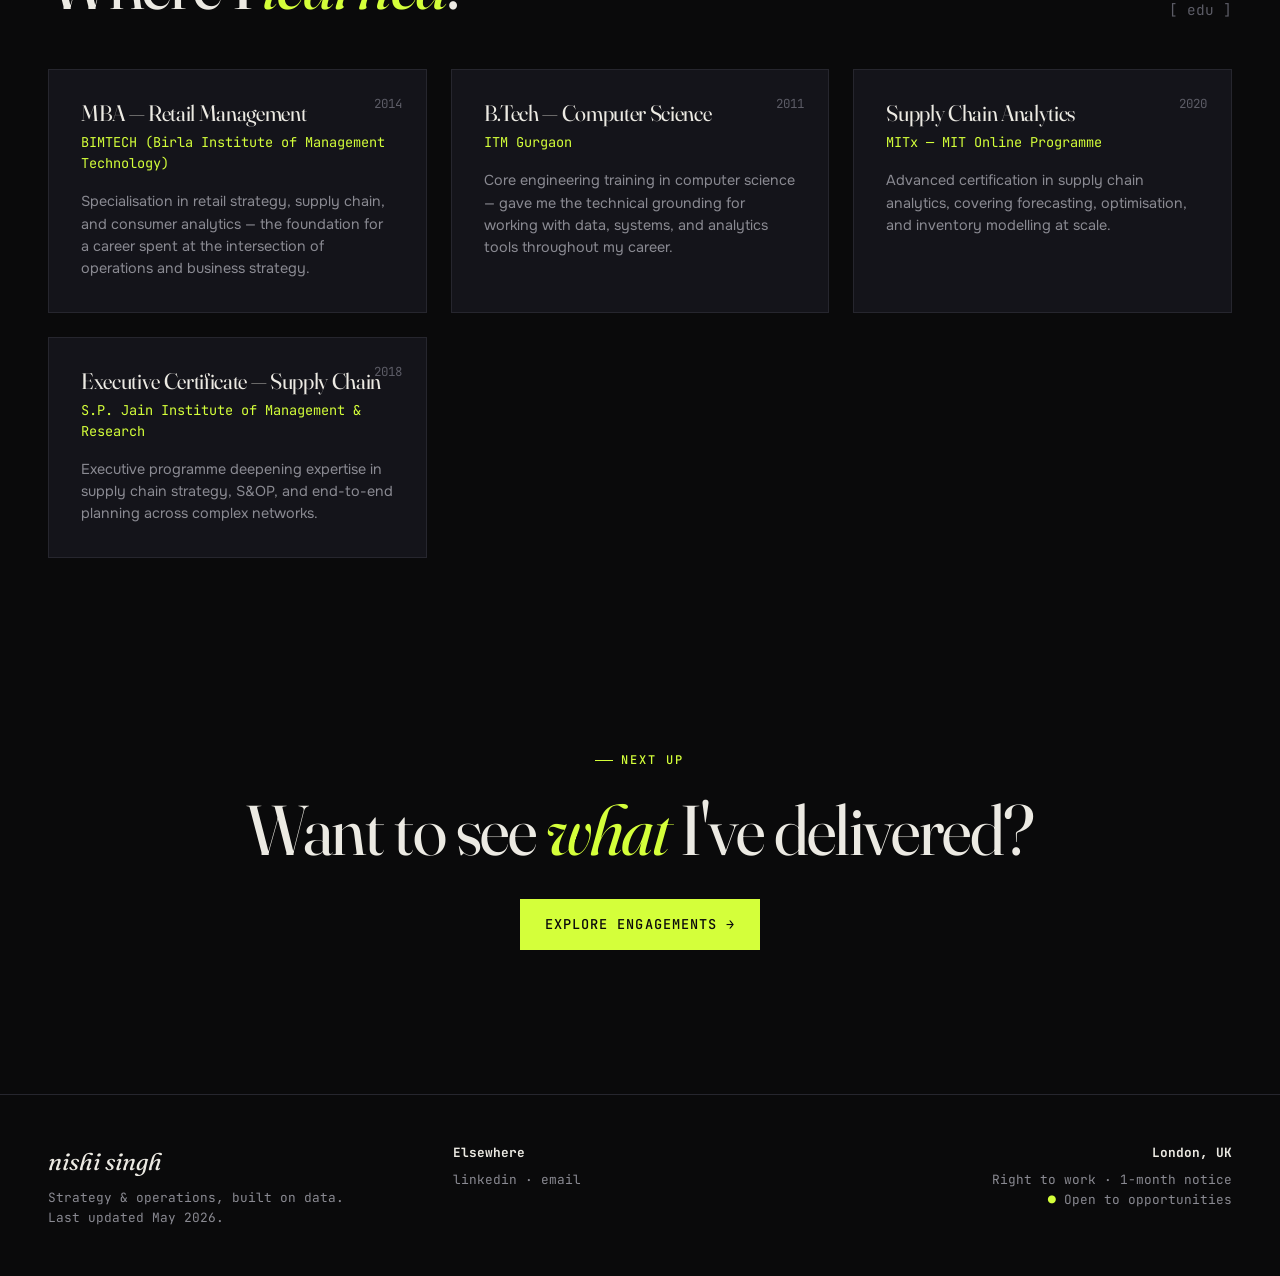
<file: about.html>
<!DOCTYPE html>
<html lang="en">
<head>
<meta charset="UTF-8">
<meta name="viewport" content="width=device-width, initial-scale=1.0">
<title>About — Nishi Singh</title>
<meta name="description" content="About Nishi Singh — Strategy & Operations professional. Bio, work history, skills, and education.">
<link rel="stylesheet" href="styles.css">
<link rel="icon" href="data:image/svg+xml,%3Csvg xmlns='http://www.w3.org/2000/svg' viewBox='0 0 24 24'%3E%3Crect x='6' y='6' width='12' height='12' transform='rotate(45 12 12)' fill='%23D4FF3A'/%3E%3C/svg%3E">
</head>
<body>

<nav class="nav">
  <a href="index.html" class="nav-logo">
    <span class="logo-mark"></span> nishi.singh
  </a>
  <ul class="nav-links">
    <li><a href="index.html">Home</a></li>
    <li><a href="about.html" class="active">About</a></li>
    <li><a href="projects.html">Engagements</a></li>
    <li><a href="contact.html">Contact</a></li>
 <li><a href="tom-diagnostic/" style="color: var(--accent);">
  ⚡ Diagnostic</a></li>
     <li><a href="fte-calculator/" style="color: var(--accent);">🧮 Calculator</a></li>
<li><a href="gbs-designer/" style="color: var(--accent);">📊 GBS Designer</a></li>
  </ul>
  <div class="nav-status">
    <span class="status-dot"></span>
    Open to opportunities
  </div>
</nav>

<main>
  <div class="container">
    <header class="page-head">
      <div class="eyebrow">// About / 02</div>
      <h1>The <em>long</em> version, in <em>short</em>.</h1>
    </header>

    <!-- Bio + profile -->
    <section class="about-grid">
      <div class="bio-text">
        <p>
          I'm a strategy &amp; operations professional with <strong>9+ years</strong>
          delivering data-driven transformation, operating model design, and
          performance improvement across regulated and complex sectors.
        </p>
        <p>
          My work tends to start with a question:
          <em style="color: var(--accent); font-style: italic;">how do we make this
          actually work at scale?</em> I care about operating models that hold up
          under pressure, processes that don't quietly break in production, and
          analytics that lead to decisions instead of decks.
        </p>
        <p>
          I've worked across <strong>energy</strong> (Sizewell C), <strong>healthcare</strong>
          (Johnson &amp; Johnson), <strong>FMCG</strong> (global Fortune-level CPG
          and beverages clients), and <strong>retail</strong> (J.C. Penney, SPAR,
          Spencer's). The common thread: large, matrixed environments where the
          biggest leverage often comes from clarity rather than complexity.
        </p>
        <p>
          I'm currently a Strategy &amp; Transformation consultant at
          <strong>Capgemini Invent</strong> in London, leading operating model
          design and governance work for global clients. I started my career in
          retail planning in India, moved through Johnson &amp; Johnson and Capgemini
          Mumbai, and have been in London since 2023.
        </p>
        <p style="font-family: var(--mono); font-size: 0.9rem; padding-top: 1.5rem; border-top: 1px solid var(--border); color: var(--text-faint);">
          → Want the one-page version? <a href="mailto:nishisingh89@gmail.com" class="link-inline">Request CV by email</a>
        </p>
      </div>

      <aside class="profile-card">
        <div class="profile-photo" aria-label="Profile photo placeholder">N</div>
        <div class="profile-meta">
          <div class="profile-meta-row">
            <span class="key">role</span><span class="val">Strategy &amp; Transformation</span>
          </div>
          <div class="profile-meta-row">
            <span class="key">company</span><span class="val">Capgemini Invent</span>
          </div>
          <div class="profile-meta-row">
            <span class="key">location</span><span class="val">London, UK</span>
          </div>
          <div class="profile-meta-row">
            <span class="key">experience</span><span class="val">9+ years</span>
          </div>
          <div class="profile-meta-row">
            <span class="key">notice</span><span class="val">1 month</span>
          </div>
          <div class="profile-meta-row">
            <span class="key">status</span><span class="val" style="color: var(--accent);">● open</span>
          </div>
        </div>
      </aside>
    </section>

    <!-- Work Experience -->
    <section>
      <div class="section-head">
        <div>
          <div class="eyebrow" style="margin-bottom: 1rem;">Work history</div>
          <h2>Where I've <span class="serif-italic" style="color: var(--accent);">delivered</span>.</h2>
        </div>
        <div class="num">[ exp / 9y+ ]</div>
      </div>

      <div class="timeline">
        <article class="tl-item current">
          <div class="tl-date">May 2023 — Present · London, UK</div>
          <div class="tl-role">Strategy &amp; Transformation Consultant</div>
          <div class="tl-org">Capgemini Invent</div>
          <p class="tl-desc">
            Designing target operating models for multi-country operations,
            including FTE sizing, hub-vs-market delivery structure, and role
            classification — feeding directly into workforce strategy and business
            cases for global CPG clients. Led the IP governance framework for
            Sizewell C, coordinating 30+ stakeholders across legal, engineering,
            and strategy and enabling a £3M monetisation pipeline. Re-engineered
            customer-service processes across European operations for a Fortune-level
            CPG company.
          </p>
          <div class="tl-tags">
            <span class="tech-pill">TOM Design</span>
            <span class="tech-pill">Org Design</span>
            <span class="tech-pill">Process Re-engineering</span>
            <span class="tech-pill">IP Governance</span>
          </div>
        </article>

        <article class="tl-item">
          <div class="tl-date">2021 — Apr 2023 · Mumbai, India</div>
          <div class="tl-role">Operations &amp; Planning Consultant</div>
          <div class="tl-org">Capgemini Invent</div>
          <p class="tl-desc">
            Led redesign of 30+ Level-4 processes for a $3B FMCG firm — identified
            $5.3M–$6.6M in quantified benefits through automation analysis and
            workforce optimisation. Established a planning Centre of Excellence
            for a US-based retailer with 100% SLA compliance. Supported Blue Yonder
            implementation across demand and supply planning modules for North
            American bottling operations. Designed capability frameworks across
            10+ European markets for a Fortune 500 beverages company, reducing
            planning cycle times by 40%.
          </p>
          <div class="tl-tags">
            <span class="tech-pill">Blue Yonder</span>
            <span class="tech-pill">S&amp;OP</span>
            <span class="tech-pill">Benefits Modelling</span>
            <span class="tech-pill">Capability Build</span>
          </div>
        </article>

        <article class="tl-item">
          <div class="tl-date">2020 — 2021 · Mumbai, India</div>
          <div class="tl-role">Project Management — Medical Devices</div>
          <div class="tl-org">Johnson &amp; Johnson</div>
          <p class="tl-desc">
            Redesigned distributor lifecycle governance for 100+ distributors
            across the medical device division — streamlining onboarding, retention
            monitoring, and performance tracking. Achieved 20% faster onboarding
            cycles by mapping and aligning cross-functional workflows across legal,
            finance, and sales.
          </p>
          <div class="tl-tags">
            <span class="tech-pill">Governance</span>
            <span class="tech-pill">Cross-functional</span>
            <span class="tech-pill">Process Design</span>
          </div>
        </article>

        <article class="tl-item">
          <div class="tl-date">2017 — 2019 · Bangalore, India</div>
          <div class="tl-role">Senior Planning &amp; Allocation Analyst</div>
          <div class="tl-org">J.C. Penney</div>
          <p class="tl-desc">
            Managed inventory planning and store allocation across 850+ stores
            for the Home category — 1-year rolling demand plans for bedding,
            décor, and kitchen segments. Improved clearance sell-through by 8%
            through markdown analytics, promotional cadence modelling, and
            data-driven allocation strategies. Recognised with 2× Employee of the
            Month and a Quarterly Warrior Award.
          </p>
          <div class="tl-tags">
            <span class="tech-pill">Markdown Analytics</span>
            <span class="tech-pill">Demand Planning</span>
            <span class="tech-pill">Allocation</span>
          </div>
        </article>

        <article class="tl-item">
          <div class="tl-date">2017 · Bangalore, India</div>
          <div class="tl-role">Replenishment Manager</div>
          <div class="tl-org">SPAR India</div>
          <p class="tl-desc">
            Delivered &gt;95% fill rate for non-food FMCG across flagship stores;
            reduced manual stockouts by 30% through analytics-driven replenishment
            cycle planning.
          </p>
          <div class="tl-tags">
            <span class="tech-pill">Replenishment</span>
            <span class="tech-pill">Analytics</span>
          </div>
        </article>

        <article class="tl-item">
          <div class="tl-date">2014 — 2016 · Kolkata, India</div>
          <div class="tl-role">Assistant Manager — Planning &amp; Analytics</div>
          <div class="tl-org">Spencer's Retail</div>
          <p class="tl-desc">
            Improved order fulfilment from 84% to 97% in three months through
            enhanced demand analytics and visibility improvements. Built
            executive KPI dashboards and reporting tools for the CEO's Office,
            enabling data-driven strategic decision-making at the leadership level.
          </p>
          <div class="tl-tags">
            <span class="tech-pill">KPI Dashboards</span>
            <span class="tech-pill">Demand Analytics</span>
            <span class="tech-pill">Executive Reporting</span>
          </div>
        </article>
      </div>
    </section>

    <!-- Skills -->
    <section>
      <div class="section-head">
        <div>
          <div class="eyebrow" style="margin-bottom: 1rem;">Core competencies</div>
          <h2>What I bring to <span class="serif-italic" style="color: var(--accent);">the table</span>.</h2>
        </div>
        <div class="num">[ skills ]</div>
      </div>

      <div class="skills-grid">
        <div class="skill-cat">
          <h4 data-num="06">Strategy &amp; Operations</h4>
          <ul class="skill-list">
            <li>Target Operating Model Design <span class="skill-level">expert</span></li>
            <li>Organisational Restructuring <span class="skill-level">expert</span></li>
            <li>Workforce Strategy / FTE Sizing <span class="skill-level">strong</span></li>
            <li>Process Re-engineering <span class="skill-level">expert</span></li>
            <li>Governance Frameworks <span class="skill-level">strong</span></li>
            <li>Business Case Development <span class="skill-level">strong</span></li>
          </ul>
        </div>

        <div class="skill-cat">
          <h4 data-num="06">Data &amp; Analytics</h4>
          <ul class="skill-list">
            <li>Business Intelligence <span class="skill-level">strong</span></li>
            <li>Inventory Modelling (DOH / Safety Stock) <span class="skill-level">deep</span></li>
            <li>KPI Dashboard Development <span class="skill-level">expert</span></li>
            <li>Demand Forecasting <span class="skill-level">strong</span></li>
            <li>Benefits Modelling <span class="skill-level">strong</span></li>
            <li>Markdown &amp; Promotional Analytics <span class="skill-level">deep</span></li>
          </ul>
        </div>

        <div class="skill-cat">
          <h4 data-num="06">Planning &amp; Performance</h4>
          <ul class="skill-list">
            <li>S&amp;OP <span class="skill-level">strong</span></li>
            <li>Demand &amp; Supply Planning <span class="skill-level">expert</span></li>
            <li>Replenishment Strategy <span class="skill-level">deep</span></li>
            <li>Cost-to-Serve Analysis <span class="skill-level">strong</span></li>
            <li>Performance Improvement <span class="skill-level">expert</span></li>
            <li>Blue Yonder / SAP <span class="skill-level">working</span></li>
          </ul>
        </div>

        <div class="skill-cat">
          <h4 data-num="05">Delivery &amp; Tools</h4>
          <ul class="skill-list">
            <li>Programme Management <span class="skill-level">strong</span></li>
            <li>RAID / Risk Management <span class="skill-level">strong</span></li>
            <li>Steering Committee Reporting <span class="skill-level">strong</span></li>
            <li>Power BI · Excel · PowerPoint <span class="skill-level">expert</span></li>
            <li>SQL <span class="skill-level">working</span></li>
          </ul>
        </div>
      </div>
    </section>

    <!-- Education -->
    <section>
      <div class="section-head">
        <div>
          <div class="eyebrow" style="margin-bottom: 1rem;">Education</div>
          <h2>Where I <span class="serif-italic" style="color: var(--accent);">learned</span>.</h2>
        </div>
        <div class="num">[ edu ]</div>
      </div>

      <div class="edu-grid">
        <article class="edu-card">
          <span class="edu-year">2014</span>
          <h3 class="edu-degree">MBA — Retail Management</h3>
          <div class="edu-school">BIMTECH (Birla Institute of Management Technology)</div>
          <p class="edu-detail">
            Specialisation in retail strategy, supply chain, and consumer
            analytics — the foundation for a career spent at the intersection of
            operations and business strategy.
          </p>
        </article>

        <article class="edu-card">
          <span class="edu-year">2011</span>
          <h3 class="edu-degree">B.Tech — Computer Science</h3>
          <div class="edu-school">ITM Gurgaon</div>
          <p class="edu-detail">
            Core engineering training in computer science — gave me the technical
            grounding for working with data, systems, and analytics tools throughout
            my career.
          </p>
        </article>

        <article class="edu-card">
          <span class="edu-year">2020</span>
          <h3 class="edu-degree">Supply Chain Analytics</h3>
          <div class="edu-school">MITx — MIT Online Programme</div>
          <p class="edu-detail">
            Advanced certification in supply chain analytics, covering forecasting,
            optimisation, and inventory modelling at scale.
          </p>
        </article>

        <article class="edu-card">
          <span class="edu-year">2018</span>
          <h3 class="edu-degree">Executive Certificate — Supply Chain</h3>
          <div class="edu-school">S.P. Jain Institute of Management &amp; Research</div>
          <p class="edu-detail">
            Executive programme deepening expertise in supply chain strategy,
            S&amp;OP, and end-to-end planning across complex networks.
          </p>
        </article>
      </div>
    </section>

    <!-- CTA -->
    <section style="padding: 6rem 0 3rem; text-align: center;">
      <div class="eyebrow" style="justify-content: center; margin-bottom: 1.5rem;">Next up</div>
      <h2 style="margin-bottom: 2rem;">Want to see <span class="serif-italic" style="color: var(--accent);">what</span> I've delivered?</h2>
      <a href="projects.html" class="btn">Explore engagements →</a>
    </section>
  </div>
</main>

<footer class="footer">
  <div>
    <span class="footer-mark">nishi singh</span>
    Strategy &amp; operations, built on data.<br>
    Last updated May 2026.
  </div>
  <div>
    <strong style="color: var(--text); display: block; margin-bottom: 0.5rem;">Elsewhere</strong>
    <a href="https://linkedin.com/in/nishi-singh-639b2558">linkedin</a> · <a href="mailto:nishisingh89@gmail.com">email</a>
  </div>
  <div class="col-end">
    <strong style="color: var(--text); display: block; margin-bottom: 0.5rem;">London, UK</strong>
    Right to work · 1-month notice<br>
    <span style="color: var(--accent);">●</span> Open to opportunities
  </div>
</footer>

</body>
</html>
</file>
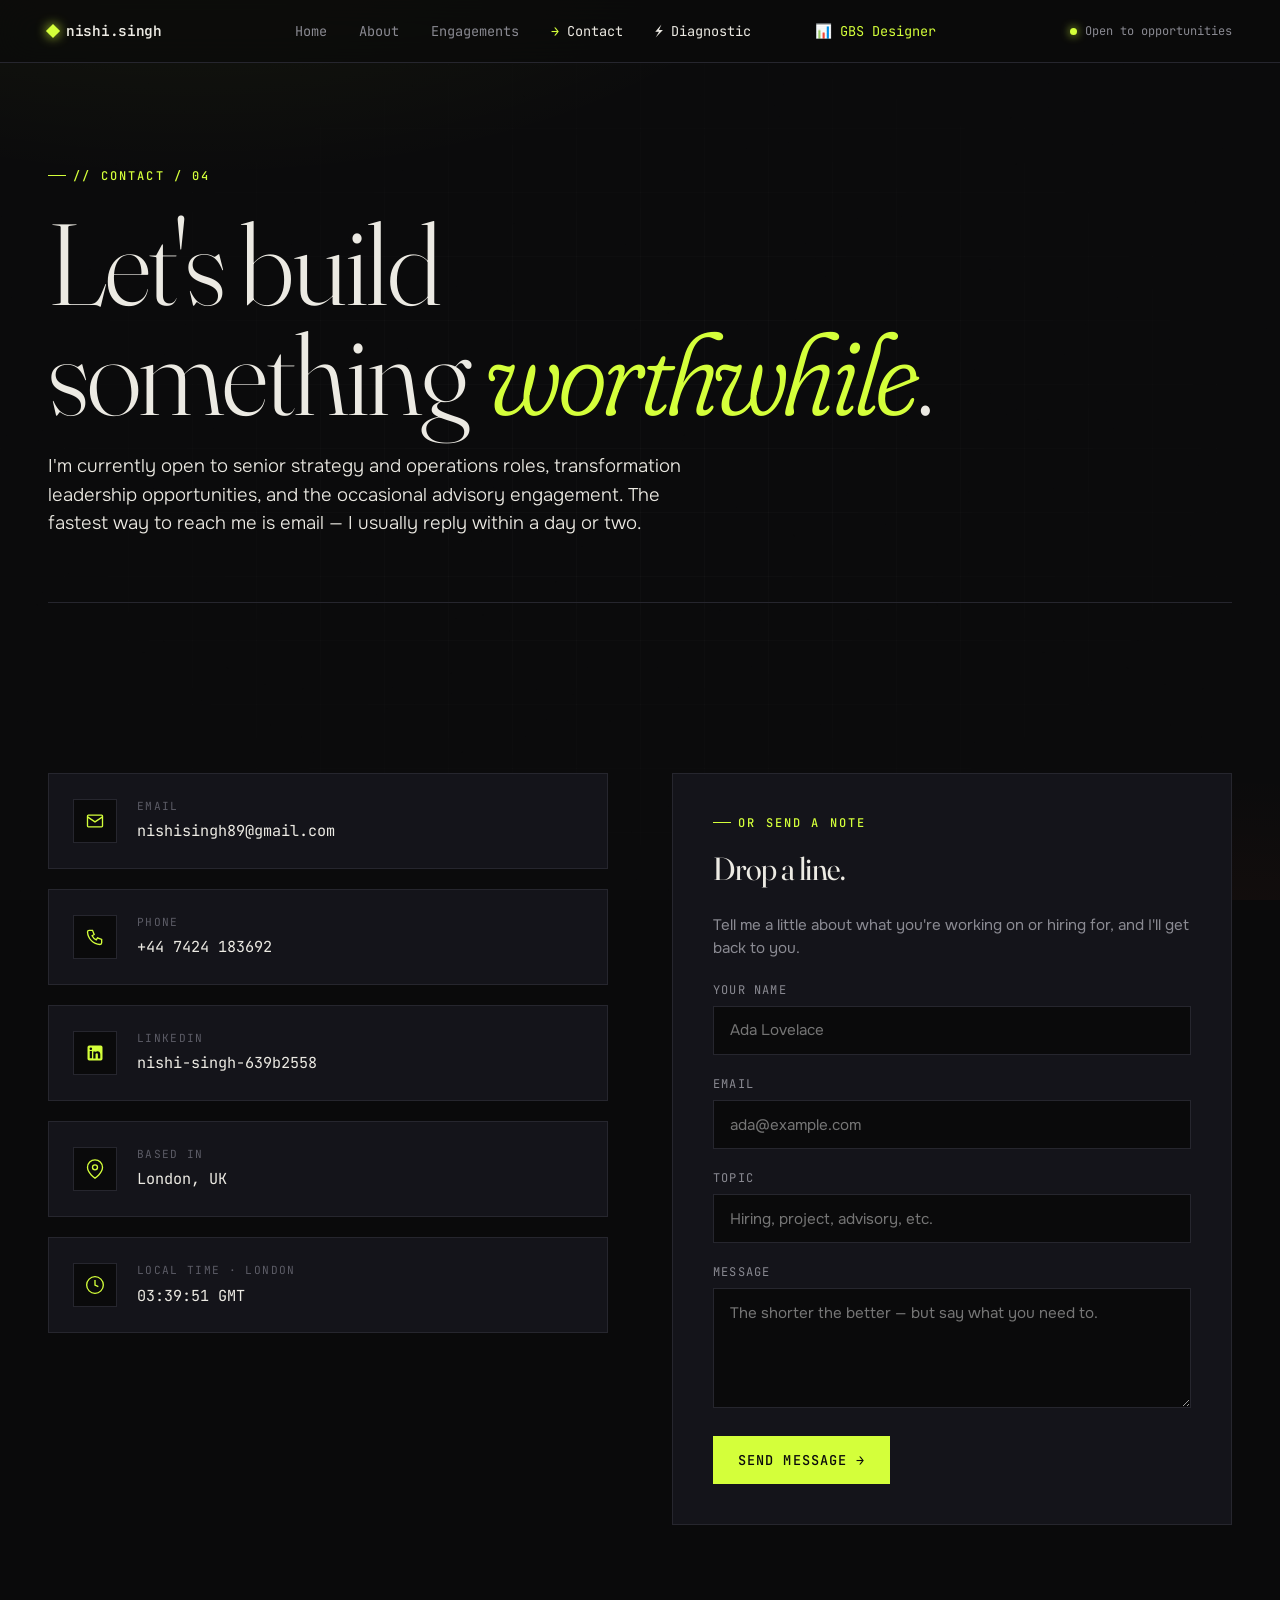
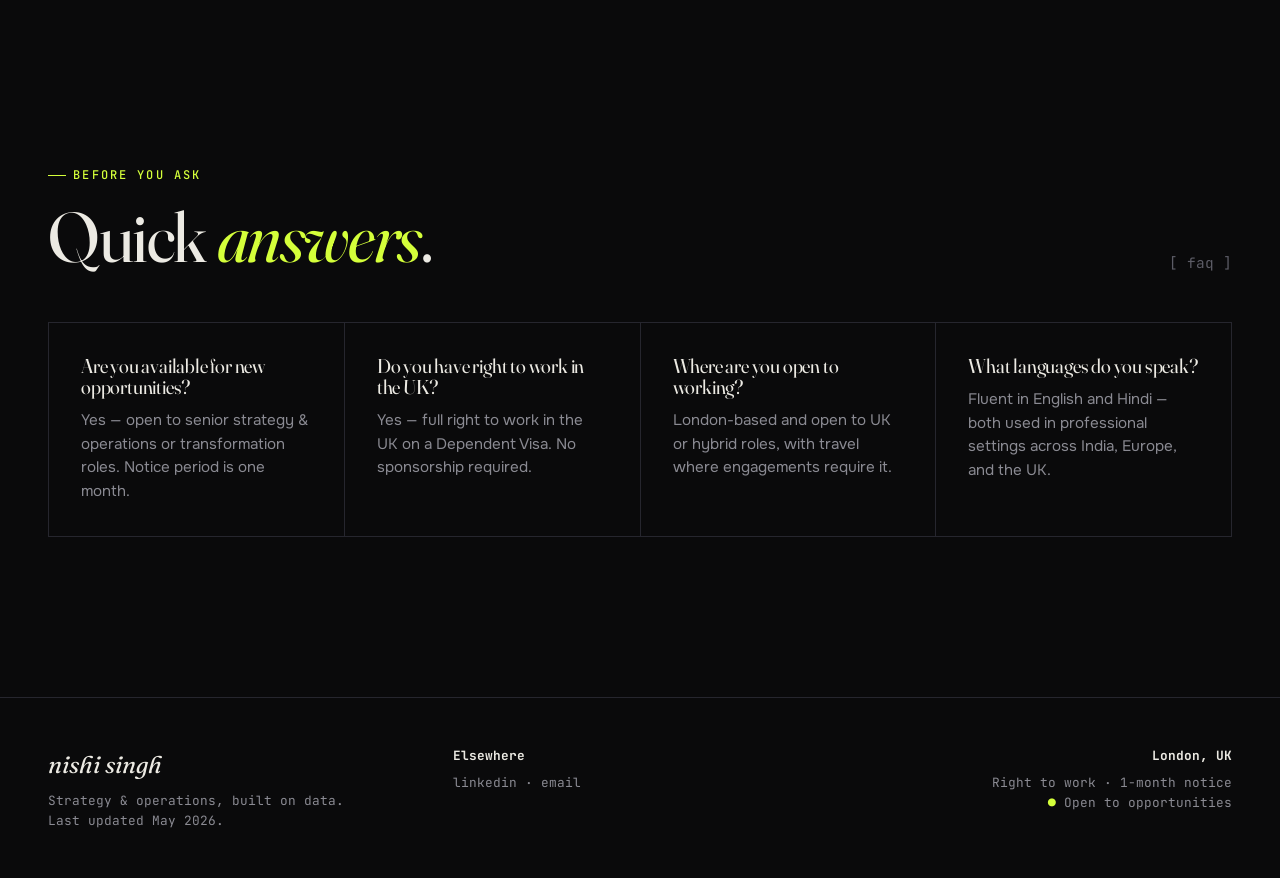
<file: contact.html>
<!DOCTYPE html>
<html lang="en">
<head>
<meta charset="UTF-8">
<meta name="viewport" content="width=device-width, initial-scale=1.0">
<title>Contact — Nishi Singh</title>
<meta name="description" content="Get in touch with Nishi Singh — email, phone, LinkedIn, and a contact form.">
<link rel="stylesheet" href="styles.css">
<link rel="icon" href="data:image/svg+xml,%3Csvg xmlns='http://www.w3.org/2000/svg' viewBox='0 0 24 24'%3E%3Crect x='6' y='6' width='12' height='12' transform='rotate(45 12 12)' fill='%23D4FF3A'/%3E%3C/svg%3E">
</head>
<body>

<nav class="nav">
  <a href="index.html" class="nav-logo">
    <span class="logo-mark"></span> nishi.singh
  </a>
  <ul class="nav-links">
    <li><a href="index.html">Home</a></li>
    <li><a href="about.html">About</a></li>
    <li><a href="projects.html">Engagements</a></li>
    <li><a href="contact.html" class="active">Contact</a></li>
 ⚡ Diagnostic</a></li>

    <li><a href="tom-diagnostic/" style="color: var(--accent);">
<li><a href="gbs-designer/" style="color: var(--accent);">📊 GBS Designer</a></li>
  </ul>
  <div class="nav-status">
    <span class="status-dot"></span>
    Open to opportunities
  </div>
</nav>

<main>
  <div class="container">
    <section class="contact-hero">
      <div class="eyebrow" style="margin-bottom: 1.5rem;">// Contact / 04</div>
      <h1>Let's build<br>something <em>worthwhile</em>.</h1>
      <p style="margin-top: 1.5rem;">
        I'm currently open to senior strategy and operations roles, transformation
        leadership opportunities, and the occasional advisory engagement. The
        fastest way to reach me is email — I usually reply within a day or two.
      </p>
    </section>

    <section class="contact-grid">
      <!-- Direct contact -->
      <div class="contact-info">
        <a href="mailto:nishisingh89@gmail.com" class="contact-card">
          <div class="contact-icon">
            <svg width="20" height="20" viewBox="0 0 24 24" fill="none" stroke="currentColor" stroke-width="1.6">
              <rect x="3" y="5" width="18" height="14" rx="1"/>
              <path d="M3 7l9 6 9-6"/>
            </svg>
          </div>
          <div>
            <span class="label">Email</span>
            <span class="value">nishisingh89@gmail.com</span>
          </div>
        </a>

        <a href="tel:+447424183692" class="contact-card">
          <div class="contact-icon">
            <svg width="20" height="20" viewBox="0 0 24 24" fill="none" stroke="currentColor" stroke-width="1.6">
              <path d="M5 4h4l2 5-2.5 1.5a11 11 0 0 0 5 5L15 13l5 2v4a2 2 0 0 1-2 2A16 16 0 0 1 3 6a2 2 0 0 1 2-2z"/>
            </svg>
          </div>
          <div>
            <span class="label">Phone</span>
            <span class="value">+44 7424 183692</span>
          </div>
        </a>

        <a href="https://linkedin.com/in/nishi-singh-639b2558" class="contact-card">
          <div class="contact-icon">
            <svg width="20" height="20" viewBox="0 0 24 24" fill="currentColor">
              <path d="M19 3a2 2 0 0 1 2 2v14a2 2 0 0 1-2 2H5a2 2 0 0 1-2-2V5a2 2 0 0 1 2-2h14zM8.34 18.34V9.67H5.67v8.67h2.67zM7 8.5a1.55 1.55 0 1 0 0-3.1 1.55 1.55 0 0 0 0 3.1zm11.34 9.84v-4.75c0-2.55-1.36-3.74-3.18-3.74-1.47 0-2.13.81-2.5 1.38v-1.18h-2.67c.04.75 0 8.67 0 8.67h2.67v-4.84c0-.24.02-.48.09-.65.19-.48.62-.97 1.36-.97.96 0 1.34.73 1.34 1.8v4.66h2.89z"/>
            </svg>
          </div>
          <div>
            <span class="label">LinkedIn</span>
            <span class="value">nishi-singh-639b2558</span>
          </div>
        </a>

        <div class="contact-card" style="cursor: default;">
          <div class="contact-icon">
            <svg width="20" height="20" viewBox="0 0 24 24" fill="none" stroke="currentColor" stroke-width="1.6">
              <path d="M21 10c0 7-9 13-9 13s-9-6-9-13a9 9 0 0 1 18 0z"/>
              <circle cx="12" cy="10" r="3"/>
            </svg>
          </div>
          <div>
            <span class="label">Based in</span>
            <span class="value">London, UK</span>
          </div>
        </div>

        <div class="contact-card" style="cursor: default;">
          <div class="contact-icon">
            <svg width="20" height="20" viewBox="0 0 24 24" fill="none" stroke="currentColor" stroke-width="1.6">
              <circle cx="12" cy="12" r="10"/>
              <path d="M12 6v6l4 2"/>
            </svg>
          </div>
          <div>
            <span class="label">Local time · London</span>
            <span class="value" id="local-time">—</span>
          </div>
        </div>
      </div>

      <!-- Form -->
      <form class="contact-form" onsubmit="handleSubmit(event)">
        <div class="eyebrow">Or send a note</div>
        <h3>Drop a line.</h3>
        <p style="font-size: 0.95rem;">Tell me a little about what you're working on or hiring for, and I'll get back to you.</p>

        <div class="field">
          <label for="name">Your name</label>
          <input type="text" id="name" name="name" required placeholder="Ada Lovelace">
        </div>

        <div class="field">
          <label for="email">Email</label>
          <input type="email" id="email" name="email" required placeholder="ada@example.com">
        </div>

        <div class="field">
          <label for="topic">Topic</label>
          <input type="text" id="topic" name="topic" placeholder="Hiring, project, advisory, etc.">
        </div>

        <div class="field">
          <label for="message">Message</label>
          <textarea id="message" name="message" required placeholder="The shorter the better — but say what you need to."></textarea>
        </div>

        <button type="submit" class="btn" style="margin-top: 0.5rem; align-self: flex-start;">Send message →</button>
      </form>
    </section>

    <!-- Quick FAQ -->
    <section style="padding: 4rem 0;">
      <div class="section-head">
        <div>
          <div class="eyebrow" style="margin-bottom: 1rem;">Before you ask</div>
          <h2>Quick <span class="serif-italic" style="color: var(--accent);">answers</span>.</h2>
        </div>
        <div class="num">[ faq ]</div>
      </div>

      <div style="display: grid; grid-template-columns: repeat(auto-fit, minmax(280px, 1fr)); gap: 1px; background: var(--border); border: 1px solid var(--border);">
        <div style="background: var(--bg); padding: 2rem;">
          <h4 style="margin-bottom: 0.75rem;">Are you available for new opportunities?</h4>
          <p style="font-size: 0.95rem;">Yes — open to senior strategy &amp; operations or transformation roles. Notice period is one month.</p>
        </div>
        <div style="background: var(--bg); padding: 2rem;">
          <h4 style="margin-bottom: 0.75rem;">Do you have right to work in the UK?</h4>
          <p style="font-size: 0.95rem;">Yes — full right to work in the UK on a Dependent Visa. No sponsorship required.</p>
        </div>
        <div style="background: var(--bg); padding: 2rem;">
          <h4 style="margin-bottom: 0.75rem;">Where are you open to working?</h4>
          <p style="font-size: 0.95rem;">London-based and open to UK or hybrid roles, with travel where engagements require it.</p>
        </div>
        <div style="background: var(--bg); padding: 2rem;">
          <h4 style="margin-bottom: 0.75rem;">What languages do you speak?</h4>
          <p style="font-size: 0.95rem;">Fluent in English and Hindi — both used in professional settings across India, Europe, and the UK.</p>
        </div>
      </div>
    </section>
  </div>
</main>

<footer class="footer">
  <div>
    <span class="footer-mark">nishi singh</span>
    Strategy &amp; operations, built on data.<br>
    Last updated May 2026.
  </div>
  <div>
    <strong style="color: var(--text); display: block; margin-bottom: 0.5rem;">Elsewhere</strong>
    <a href="https://linkedin.com/in/nishi-singh-639b2558">linkedin</a> · <a href="mailto:nishisingh89@gmail.com">email</a>
  </div>
  <div class="col-end">
    <strong style="color: var(--text); display: block; margin-bottom: 0.5rem;">London, UK</strong>
    Right to work · 1-month notice<br>
    <span style="color: var(--accent);">●</span> Open to opportunities
  </div>
</footer>

<script>
  // Live local time clock
  function updateClock() {
    const el = document.getElementById('local-time');
    if (!el) return;
    const now = new Date();
    const fmt = now.toLocaleTimeString('en-GB', {
      timeZone: 'Europe/London',
      hour: '2-digit',
      minute: '2-digit',
      second: '2-digit',
      hour12: false
    });
    el.textContent = fmt + ' GMT';
  }
  updateClock();
  setInterval(updateClock, 1000);

  // Form handler — opens user's email client
  function handleSubmit(e) {
    e.preventDefault();
    const name = document.getElementById('name').value;
    const email = document.getElementById('email').value;
    const topic = document.getElementById('topic').value || 'Hello';
    const message = document.getElementById('message').value;
    const subject = encodeURIComponent(`[${topic}] from ${name}`);
    const body = encodeURIComponent(`${message}\n\n— ${name}\n${email}`);
    window.location.href = `mailto:nishisingh89@gmail.com?subject=${subject}&body=${body}`;
  }
</script>

</body>
</html>
</file>
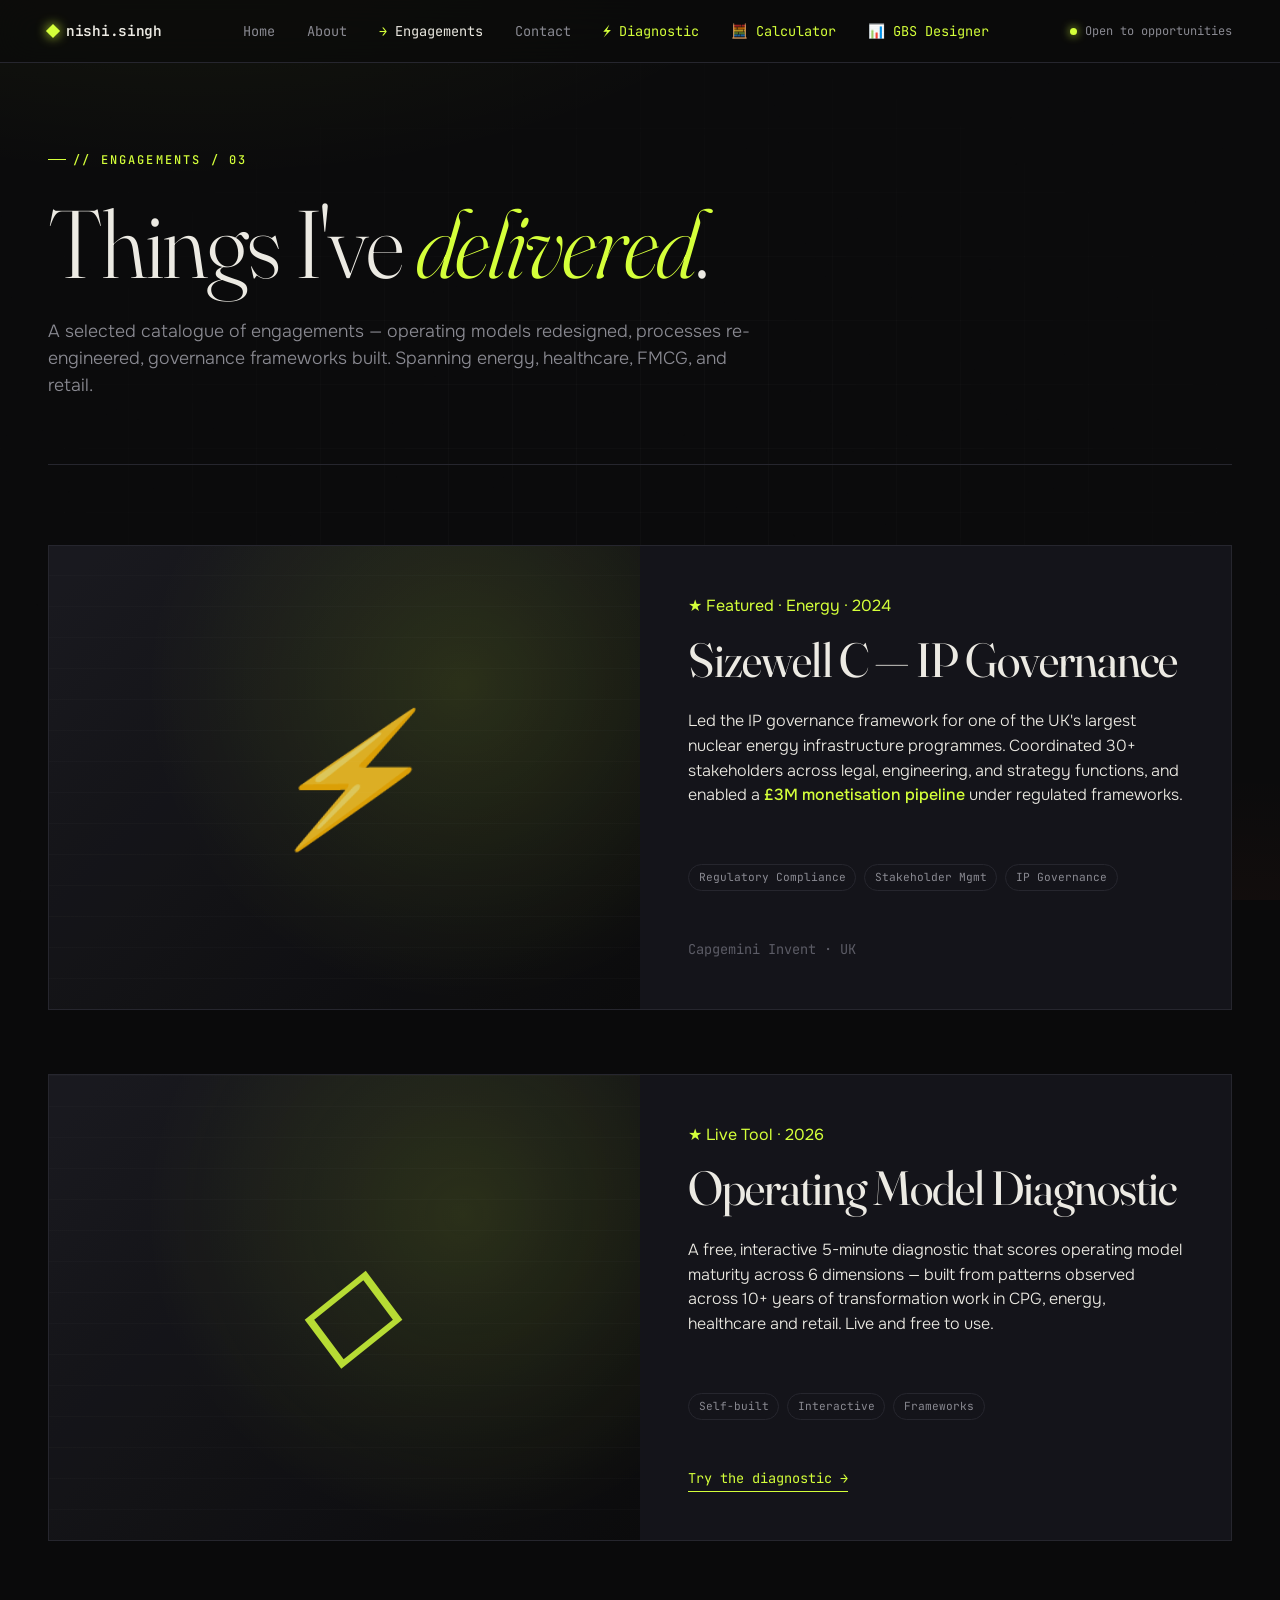
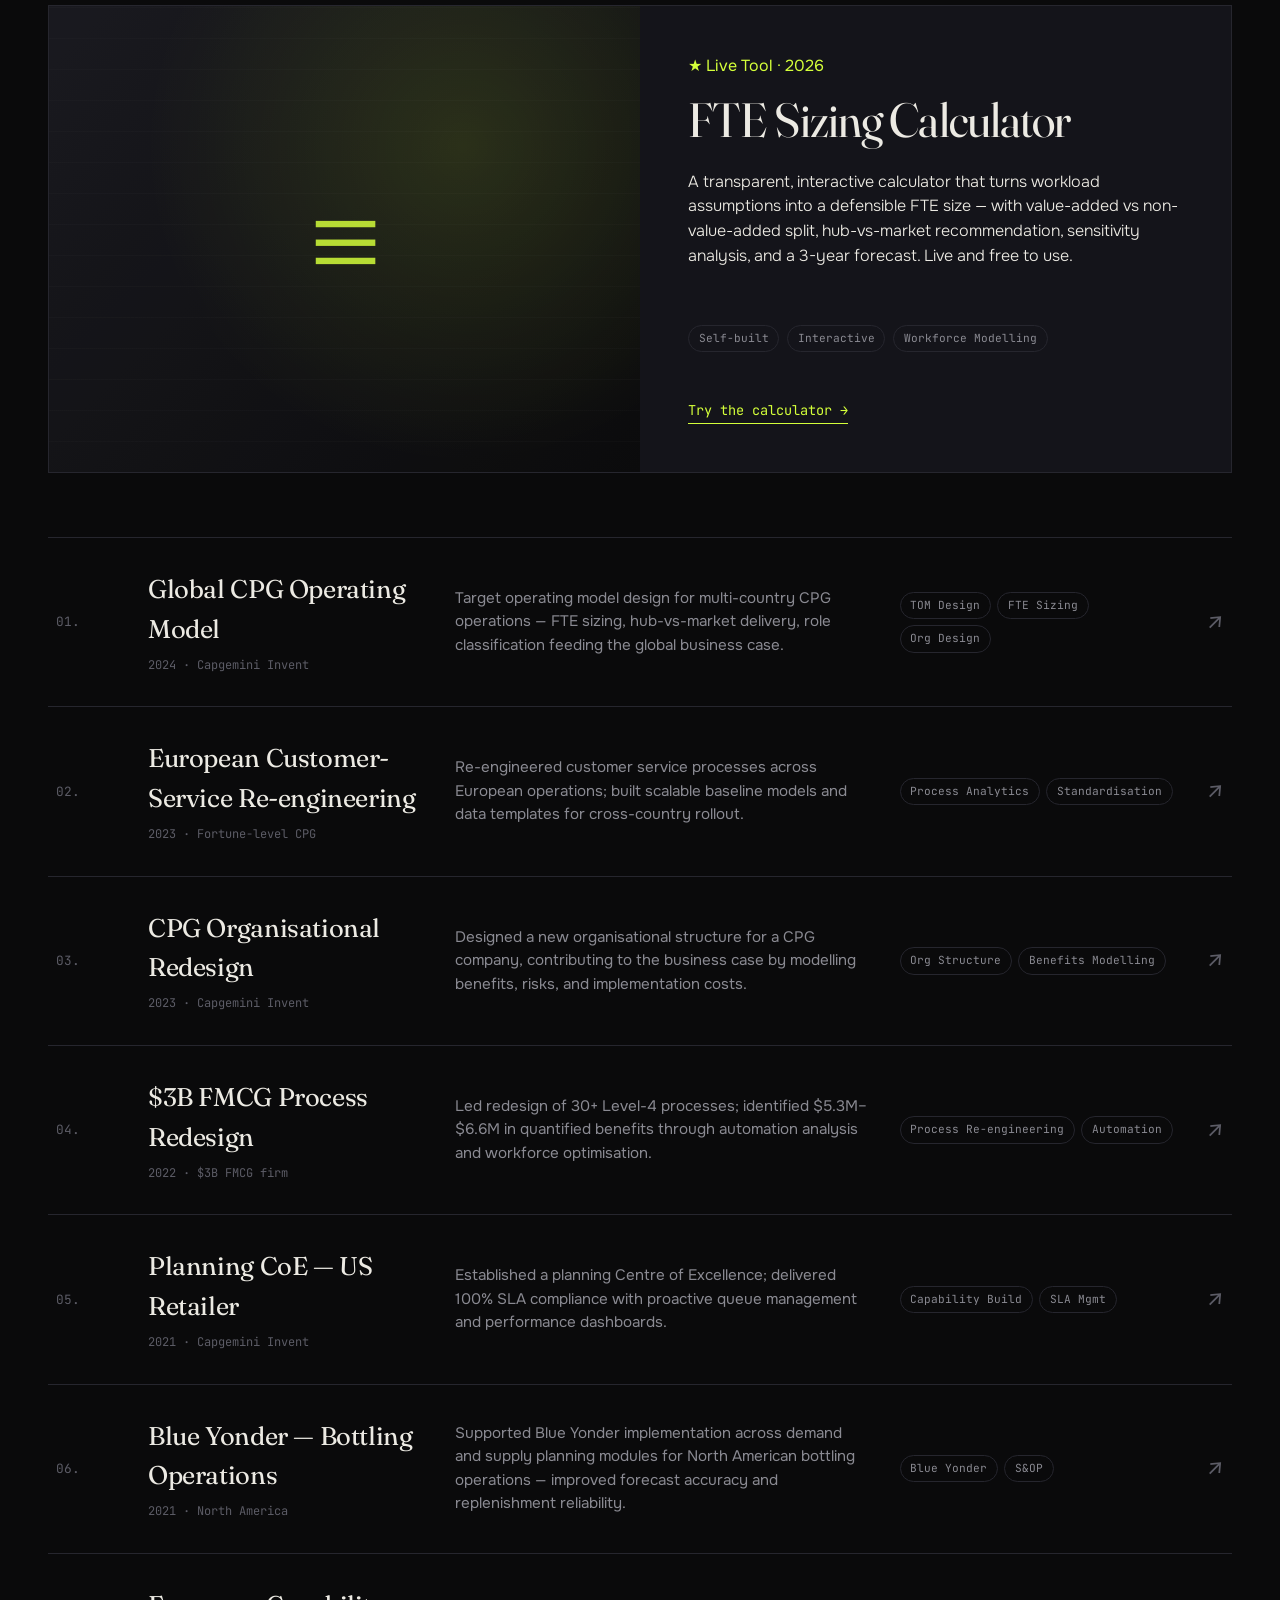
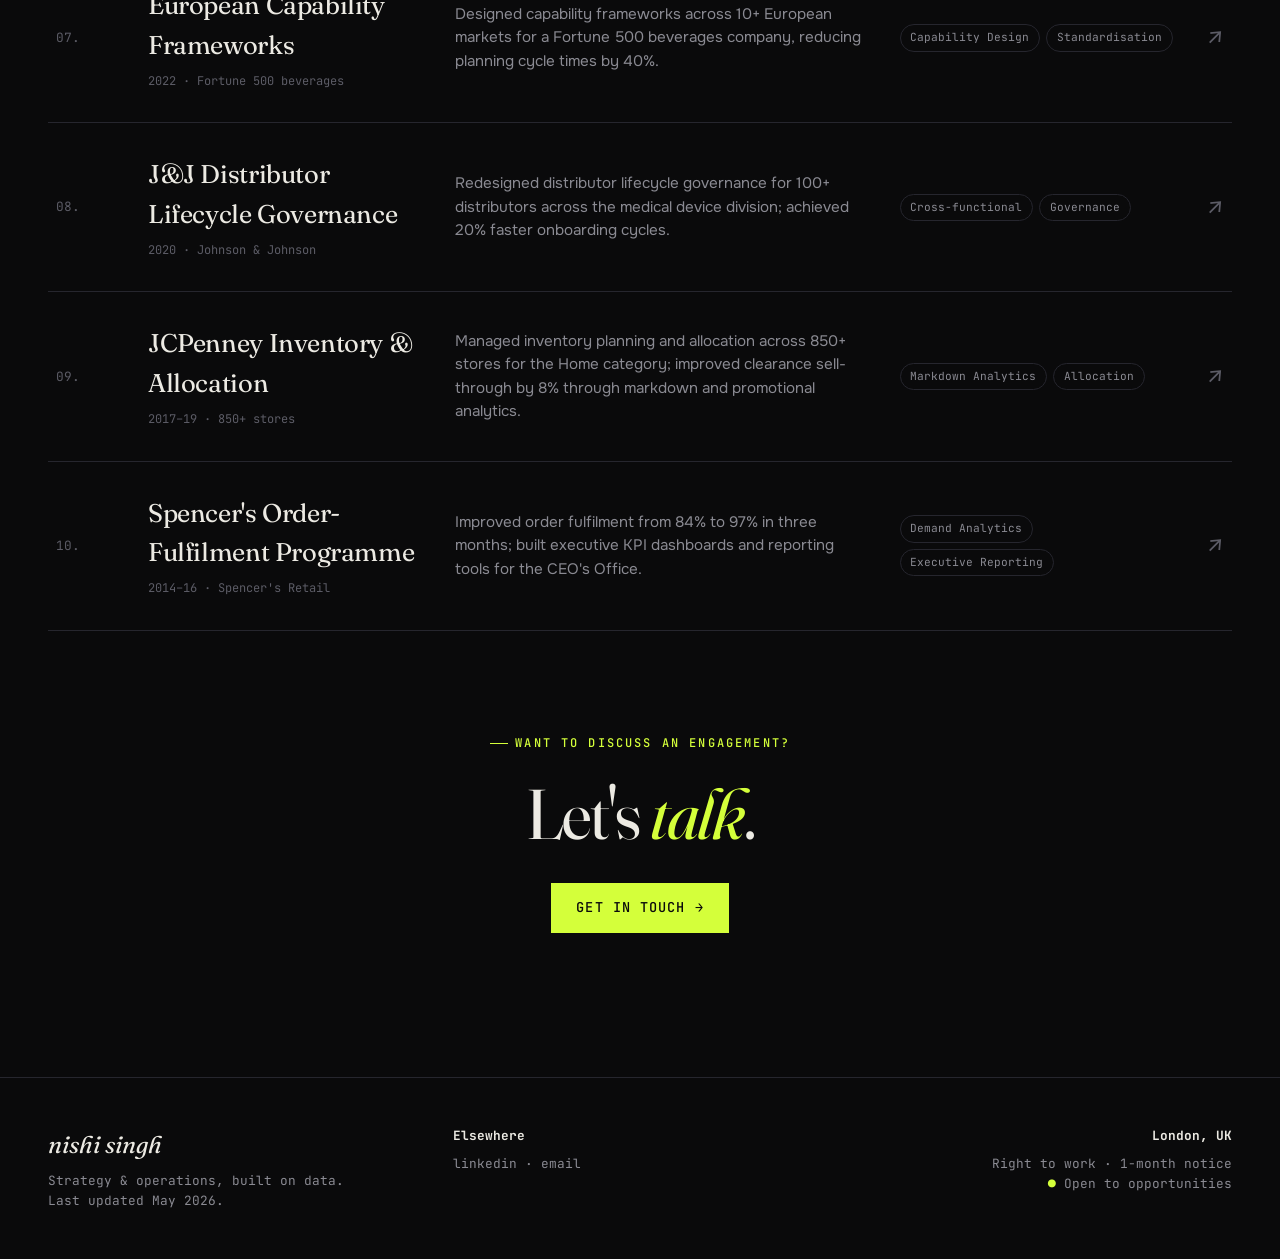
<file: projects.html>
<!DOCTYPE html>
<html lang="en">
<head>
<meta charset="UTF-8">
<meta name="viewport" content="width=device-width, initial-scale=1.0">
<title>Engagements — Nishi Singh</title>
<meta name="description" content="Selected engagements and case studies by Nishi Singh — strategy, transformation, and operations work across energy, healthcare, FMCG, and retail.">
<link rel="stylesheet" href="styles.css">
<link rel="icon" href="data:image/svg+xml,%3Csvg xmlns='http://www.w3.org/2000/svg' viewBox='0 0 24 24'%3E%3Crect x='6' y='6' width='12' height='12' transform='rotate(45 12 12)' fill='%23D4FF3A'/%3E%3C/svg%3E">
</head>
<body>

<nav class="nav">
  <a href="index.html" class="nav-logo">
    <span class="logo-mark"></span> nishi.singh
  </a>
  <ul class="nav-links">
    <li><a href="index.html">Home</a></li>
    <li><a href="about.html">About</a></li>
    <li><a href="projects.html" class="active">Engagements</a></li>
    <li><a href="contact.html">Contact</a></li>
 <li><a href="tom-diagnostic/" style="color: var(--accent);">
  ⚡ Diagnostic</a></li>
     <li><a href="fte-calculator/" style="color: var(--accent);">🧮 Calculator</a></li>
 <li><a href="gbs-designer/" style="color: var(--accent);">📊 GBS Designer</a></li>
  </ul>
  <div class="nav-status">
    <span class="status-dot"></span>
    Open to opportunities
  </div>
</nav>

<main>
  <div class="container">
    <header class="page-head">
      <div class="eyebrow">// Engagements / 03</div>
      <h1>Things I've <em>delivered</em>.</h1>
      <p style="color: var(--text-dim); font-size: 1.1rem; max-width: 60ch; margin-top: 1.5rem; font-weight: 300;">
        A selected catalogue of engagements — operating models redesigned,
        processes re-engineered, governance frameworks built. Spanning energy,
        healthcare, FMCG, and retail.
      </p>
    </header>

    <!-- Featured project -->
    <a href="#" class="proj-featured">
      <div class="proj-featured-visual">⚡</div>
      <div class="proj-featured-content">
        <span class="feat-tag">★ Featured · Energy · 2024</span>
        <h2 style="font-size: clamp(2rem, 4vw, 3rem); margin-bottom: 0.5rem;">Sizewell C — IP Governance</h2>
        <p style="color: var(--text); font-weight: 300; max-width: 50ch;">
          Led the IP governance framework for one of the UK's largest nuclear
          energy infrastructure programmes. Coordinated 30+ stakeholders across
          legal, engineering, and strategy functions, and enabled a
          <strong style="color: var(--accent); font-weight: 500;">£3M monetisation pipeline</strong>
          under regulated frameworks.
        </p>
        <div class="feat-tech" style="margin-top: 1.5rem;">
          <span class="tech-pill">Regulatory Compliance</span>
          <span class="tech-pill">Stakeholder Mgmt</span>
          <span class="tech-pill">IP Governance</span>
        </div>
        <div style="display: flex; gap: 1.5rem; margin-top: 2rem; font-family: var(--mono); font-size: 0.85rem;">
          <span style="color: var(--text-faint);">Capgemini Invent · UK</span>
        </div>
      </div>
    </a>
<!-- New: TOM Diagnostic tool -->
<a href="tom-diagnostic/" class="proj-featured" style="margin-bottom: 4rem;">
  <div class="proj-featured-visual">◇</div>
  <div class="proj-featured-content">
    <span class="feat-tag">★ Live Tool · 2026</span>
    <h2 style="font-size: clamp(2rem, 4vw, 3rem); margin-bottom: 0.5rem;">Operating Model Diagnostic</h2>
    <p style="color: var(--text); font-weight: 300; max-width: 50ch;">
      A free, interactive 5-minute diagnostic that scores operating model maturity across 6 dimensions — built from patterns observed across 10+ years of transformation work in CPG, energy, healthcare and retail. Live and free to use.
    </p>
    <div class="feat-tech" style="margin-top: 1.5rem;">
      <span class="tech-pill">Self-built</span>
      <span class="tech-pill">Interactive</span>
      <span class="tech-pill">Frameworks</span>
    </div>
    <div style="display: flex; gap: 1.5rem; margin-top: 2rem; font-family: var(--mono); font-size: 0.85rem;">
      <span class="link-inline">Try the diagnostic →</span>
    </div>
  </div>
  <!-- New: FTE Sizing Calculator -->
<a href="fte-calculator/" class="proj-featured" style="margin-bottom: 4rem;">
  <div class="proj-featured-visual">≡</div>
  <div class="proj-featured-content">
    <span class="feat-tag">★ Live Tool · 2026</span>
    <h2 style="font-size: clamp(2rem, 4vw, 3rem); margin-bottom: 0.5rem;">FTE Sizing Calculator</h2>
    <p style="color: var(--text); font-weight: 300; max-width: 50ch;">
      A transparent, interactive calculator that turns workload assumptions into a defensible FTE size — with value-added vs non-value-added split, hub-vs-market recommendation, sensitivity analysis, and a 3-year forecast. Live and free to use.
    </p>
    <div class="feat-tech" style="margin-top: 1.5rem;">
      <span class="tech-pill">Self-built</span>
      <span class="tech-pill">Interactive</span>
      <span class="tech-pill">Workforce Modelling</span>
    </div>
    <div style="display: flex; gap: 1.5rem; margin-top: 2rem; font-family: var(--mono); font-size: 0.85rem;">
      <span class="link-inline">Try the calculator →</span>
    </div>
  </div>
</a>
</a>
    <!-- Engagement list -->
    <div class="proj-list">

      <a href="#" class="proj-row">
        <div class="proj-num">01.</div>
        <div>
          <div class="proj-name">Global CPG Operating Model</div>
          <div class="mono" style="font-size: 0.75rem; color: var(--text-faint); margin-top: 0.4rem;">2024 · Capgemini Invent</div>
        </div>
        <div class="proj-desc">Target operating model design for multi-country CPG operations — FTE sizing, hub-vs-market delivery, role classification feeding the global business case.</div>
        <div class="proj-meta">
          <span class="tech-pill">TOM Design</span>
          <span class="tech-pill">FTE Sizing</span>
          <span class="tech-pill">Org Design</span>
        </div>
        <div class="proj-arrow">↗</div>
      </a>

      <a href="#" class="proj-row">
        <div class="proj-num">02.</div>
        <div>
          <div class="proj-name">European Customer-Service Re-engineering</div>
          <div class="mono" style="font-size: 0.75rem; color: var(--text-faint); margin-top: 0.4rem;">2023 · Fortune-level CPG</div>
        </div>
        <div class="proj-desc">Re-engineered customer service processes across European operations; built scalable baseline models and data templates for cross-country rollout.</div>
        <div class="proj-meta">
          <span class="tech-pill">Process Analytics</span>
          <span class="tech-pill">Standardisation</span>
        </div>
        <div class="proj-arrow">↗</div>
      </a>

      <a href="#" class="proj-row">
        <div class="proj-num">03.</div>
        <div>
          <div class="proj-name">CPG Organisational Redesign</div>
          <div class="mono" style="font-size: 0.75rem; color: var(--text-faint); margin-top: 0.4rem;">2023 · Capgemini Invent</div>
        </div>
        <div class="proj-desc">Designed a new organisational structure for a CPG company, contributing to the business case by modelling benefits, risks, and implementation costs.</div>
        <div class="proj-meta">
          <span class="tech-pill">Org Structure</span>
          <span class="tech-pill">Benefits Modelling</span>
        </div>
        <div class="proj-arrow">↗</div>
      </a>

      <a href="#" class="proj-row">
        <div class="proj-num">04.</div>
        <div>
          <div class="proj-name">$3B FMCG Process Redesign</div>
          <div class="mono" style="font-size: 0.75rem; color: var(--text-faint); margin-top: 0.4rem;">2022 · $3B FMCG firm</div>
        </div>
        <div class="proj-desc">Led redesign of 30+ Level-4 processes; identified $5.3M–$6.6M in quantified benefits through automation analysis and workforce optimisation.</div>
        <div class="proj-meta">
          <span class="tech-pill">Process Re-engineering</span>
          <span class="tech-pill">Automation</span>
        </div>
        <div class="proj-arrow">↗</div>
      </a>

      <a href="#" class="proj-row">
        <div class="proj-num">05.</div>
        <div>
          <div class="proj-name">Planning CoE — US Retailer</div>
          <div class="mono" style="font-size: 0.75rem; color: var(--text-faint); margin-top: 0.4rem;">2021 · Capgemini Invent</div>
        </div>
        <div class="proj-desc">Established a planning Centre of Excellence; delivered 100% SLA compliance with proactive queue management and performance dashboards.</div>
        <div class="proj-meta">
          <span class="tech-pill">Capability Build</span>
          <span class="tech-pill">SLA Mgmt</span>
        </div>
        <div class="proj-arrow">↗</div>
      </a>

      <a href="#" class="proj-row">
        <div class="proj-num">06.</div>
        <div>
          <div class="proj-name">Blue Yonder — Bottling Operations</div>
          <div class="mono" style="font-size: 0.75rem; color: var(--text-faint); margin-top: 0.4rem;">2021 · North America</div>
        </div>
        <div class="proj-desc">Supported Blue Yonder implementation across demand and supply planning modules for North American bottling operations — improved forecast accuracy and replenishment reliability.</div>
        <div class="proj-meta">
          <span class="tech-pill">Blue Yonder</span>
          <span class="tech-pill">S&amp;OP</span>
        </div>
        <div class="proj-arrow">↗</div>
      </a>

      <a href="#" class="proj-row">
        <div class="proj-num">07.</div>
        <div>
          <div class="proj-name">European Capability Frameworks</div>
          <div class="mono" style="font-size: 0.75rem; color: var(--text-faint); margin-top: 0.4rem;">2022 · Fortune 500 beverages</div>
        </div>
        <div class="proj-desc">Designed capability frameworks across 10+ European markets for a Fortune 500 beverages company, reducing planning cycle times by 40%.</div>
        <div class="proj-meta">
          <span class="tech-pill">Capability Design</span>
          <span class="tech-pill">Standardisation</span>
        </div>
        <div class="proj-arrow">↗</div>
      </a>

      <a href="#" class="proj-row">
        <div class="proj-num">08.</div>
        <div>
          <div class="proj-name">J&amp;J Distributor Lifecycle Governance</div>
          <div class="mono" style="font-size: 0.75rem; color: var(--text-faint); margin-top: 0.4rem;">2020 · Johnson &amp; Johnson</div>
        </div>
        <div class="proj-desc">Redesigned distributor lifecycle governance for 100+ distributors across the medical device division; achieved 20% faster onboarding cycles.</div>
        <div class="proj-meta">
          <span class="tech-pill">Cross-functional</span>
          <span class="tech-pill">Governance</span>
        </div>
        <div class="proj-arrow">↗</div>
      </a>

      <a href="#" class="proj-row">
        <div class="proj-num">09.</div>
        <div>
          <div class="proj-name">JCPenney Inventory &amp; Allocation</div>
          <div class="mono" style="font-size: 0.75rem; color: var(--text-faint); margin-top: 0.4rem;">2017–19 · 850+ stores</div>
        </div>
        <div class="proj-desc">Managed inventory planning and allocation across 850+ stores for the Home category; improved clearance sell-through by 8% through markdown and promotional analytics.</div>
        <div class="proj-meta">
          <span class="tech-pill">Markdown Analytics</span>
          <span class="tech-pill">Allocation</span>
        </div>
        <div class="proj-arrow">↗</div>
      </a>

      <a href="#" class="proj-row">
        <div class="proj-num">10.</div>
        <div>
          <div class="proj-name">Spencer's Order-Fulfilment Programme</div>
          <div class="mono" style="font-size: 0.75rem; color: var(--text-faint); margin-top: 0.4rem;">2014–16 · Spencer's Retail</div>
        </div>
        <div class="proj-desc">Improved order fulfilment from 84% to 97% in three months; built executive KPI dashboards and reporting tools for the CEO's Office.</div>
        <div class="proj-meta">
          <span class="tech-pill">Demand Analytics</span>
          <span class="tech-pill">Executive Reporting</span>
        </div>
        <div class="proj-arrow">↗</div>
      </a>

    </div>

    <!-- CTA -->
    <section style="padding: 6rem 0 3rem; text-align: center;">
      <div class="eyebrow" style="justify-content: center; margin-bottom: 1.5rem;">Want to discuss an engagement?</div>
      <h2 style="margin-bottom: 2rem;">Let's <span class="serif-italic" style="color: var(--accent);">talk</span>.</h2>
      <a href="contact.html" class="btn">Get in touch →</a>
    </section>
  </div>
</main>

<footer class="footer">
  <div>
    <span class="footer-mark">nishi singh</span>
    Strategy &amp; operations, built on data.<br>
    Last updated May 2026.
  </div>
  <div>
    <strong style="color: var(--text); display: block; margin-bottom: 0.5rem;">Elsewhere</strong>
    <a href="https://linkedin.com/in/nishi-singh-639b2558">linkedin</a> · <a href="mailto:nishisingh89@gmail.com">email</a>
  </div>
  <div class="col-end">
    <strong style="color: var(--text); display: block; margin-bottom: 0.5rem;">London, UK</strong>
    Right to work · 1-month notice<br>
    <span style="color: var(--accent);">●</span> Open to opportunities
  </div>
</footer>

</body>
</html>
</file>
<file: styles.css>
/* ==========================================================================
   CV Site — Shared Stylesheet
   Aesthetic: editorial serif × terminal mono × electric chartreuse
   ========================================================================== */

@import url('https://fonts.googleapis.com/css2?family=Fraunces:ital,opsz,wght@0,9..144,300..700;1,9..144,300..700&family=JetBrains+Mono:wght@400;500;600&family=Onest:wght@300;400;500;600;700&display=swap');

:root {
  --bg: #0A0A0B;
  --bg-2: #101013;
  --surface: #14141A;
  --surface-2: #1B1B22;
  --border: #26262E;
  --border-strong: #3A3A44;
  --text: #ECEAE3;
  --text-dim: #8A8A92;
  --text-faint: #5C5C66;
  --accent: #D4FF3A;
  --accent-dim: #97B82A;
  --accent-2: #FF5722;
  --serif: 'Fraunces', 'Times New Roman', serif;
  --sans: 'Onest', system-ui, sans-serif;
  --mono: 'JetBrains Mono', ui-monospace, monospace;
  --max-w: 1280px;
  --gutter: clamp(1.25rem, 4vw, 3rem);
  --radius: 4px;
}

* { box-sizing: border-box; margin: 0; padding: 0; }

html {
  scroll-behavior: smooth;
  scrollbar-color: var(--border-strong) var(--bg);
}

body {
  background: var(--bg);
  color: var(--text);
  font-family: var(--sans);
  font-size: 16px;
  line-height: 1.55;
  font-weight: 400;
  -webkit-font-smoothing: antialiased;
  -moz-osx-font-smoothing: grayscale;
  overflow-x: hidden;
  position: relative;
  min-height: 100vh;
  background-image:
    radial-gradient(ellipse 80% 50% at 15% -10%, rgba(212, 255, 58, 0.06), transparent 60%),
    radial-gradient(ellipse 60% 40% at 95% 110%, rgba(255, 87, 34, 0.05), transparent 60%);
  background-attachment: fixed;
}

/* Subtle grid background */
body::before {
  content: '';
  position: fixed;
  inset: 0;
  background-image:
    linear-gradient(rgba(255, 255, 255, 0.018) 1px, transparent 1px),
    linear-gradient(90deg, rgba(255, 255, 255, 0.018) 1px, transparent 1px);
  background-size: 64px 64px;
  pointer-events: none;
  z-index: 0;
  mask-image: radial-gradient(ellipse at center, black 20%, transparent 80%);
}

/* Grain overlay */
body::after {
  content: '';
  position: fixed;
  inset: 0;
  background-image: url("data:image/svg+xml,%3Csvg viewBox='0 0 200 200' xmlns='http://www.w3.org/2000/svg'%3E%3Cfilter id='n'%3E%3CfeTurbulence type='fractalNoise' baseFrequency='0.85' numOctaves='2' stitchTiles='stitch'/%3E%3CfeColorMatrix values='0 0 0 0 1, 0 0 0 0 1, 0 0 0 0 1, 0 0 0 0.04 0'/%3E%3C/filter%3E%3Crect width='100%25' height='100%25' filter='url(%23n)'/%3E%3C/svg%3E");
  pointer-events: none;
  opacity: 0.6;
  z-index: 1;
  mix-blend-mode: overlay;
}

main, nav, footer { position: relative; z-index: 2; }

/* ===================== Typography ===================== */

h1, h2, h3, h4 {
  font-family: var(--serif);
  font-weight: 400;
  font-variation-settings: "opsz" 144;
  letter-spacing: -0.02em;
  line-height: 1.05;
  color: var(--text);
}

h1 { font-size: clamp(3rem, 9vw, 8rem); }
h2 { font-size: clamp(2.25rem, 5.5vw, 4.5rem); }
h3 { font-size: clamp(1.5rem, 2.5vw, 2.25rem); letter-spacing: -0.015em; }
h4 { font-size: 1.25rem; letter-spacing: -0.01em; }

.serif-italic { font-style: italic; }

.eyebrow {
  font-family: var(--mono);
  font-size: 0.75rem;
  font-weight: 500;
  text-transform: uppercase;
  letter-spacing: 0.18em;
  color: var(--accent);
  display: inline-flex;
  align-items: center;
  gap: 0.6em;
}

.eyebrow::before {
  content: '';
  width: 1.5em;
  height: 1px;
  background: var(--accent);
  display: inline-block;
}

.mono { font-family: var(--mono); }

a {
  color: inherit;
  text-decoration: none;
  transition: color 0.2s ease;
}

p { color: var(--text-dim); }

::selection { background: var(--accent); color: var(--bg); }

/* ===================== Navigation ===================== */

.nav {
  position: sticky;
  top: 0;
  z-index: 100;
  display: flex;
  align-items: center;
  justify-content: space-between;
  padding: 1.25rem var(--gutter);
  background: rgba(10, 10, 11, 0.7);
  backdrop-filter: blur(18px) saturate(140%);
  -webkit-backdrop-filter: blur(18px) saturate(140%);
  border-bottom: 1px solid var(--border);
}

.nav-logo {
  font-family: var(--mono);
  font-size: 0.9rem;
  font-weight: 600;
  letter-spacing: -0.02em;
  display: flex;
  align-items: center;
  gap: 0.5rem;
}

.logo-mark {
  display: inline-block;
  width: 10px;
  height: 10px;
  background: var(--accent);
  transform: rotate(45deg);
  box-shadow: 0 0 12px var(--accent);
}

.nav-links {
  display: flex;
  gap: 2rem;
  list-style: none;
  font-family: var(--mono);
  font-size: 0.85rem;
}

.nav-links a {
  color: var(--text-dim);
  position: relative;
  padding: 0.25rem 0;
  transition: color 0.2s ease;
}

.nav-links a:hover { color: var(--text); }

.nav-links a.active { color: var(--text); }

.nav-links a.active::before {
  content: '→ ';
  color: var(--accent);
}

.nav-status {
  font-family: var(--mono);
  font-size: 0.75rem;
  color: var(--text-dim);
  display: flex;
  align-items: center;
  gap: 0.5rem;
}

.status-dot {
  width: 7px;
  height: 7px;
  background: var(--accent);
  border-radius: 50%;
  box-shadow: 0 0 10px var(--accent);
  animation: pulse 2s ease-in-out infinite;
}

@keyframes pulse {
  0%, 100% { opacity: 1; }
  50% { opacity: 0.4; }
}

.nav-toggle { display: none; background: none; border: none; color: var(--text); cursor: pointer; }

/* ===================== Layout ===================== */

main { padding: 0 var(--gutter); }

.container {
  max-width: var(--max-w);
  margin: 0 auto;
}

section { padding: clamp(4rem, 10vh, 8rem) 0; }

/* ===================== Hero ===================== */

.hero {
  min-height: calc(100vh - 76px);
  display: flex;
  flex-direction: column;
  justify-content: center;
  position: relative;
  padding: 4rem 0;
}

.hero-grid {
  display: grid;
  grid-template-columns: 1fr;
  gap: 3rem;
  align-items: end;
}

.hero-eyebrow {
  margin-bottom: 1.5rem;
  animation: rise 0.8s ease both;
}

.hero-title {
  font-size: clamp(3.5rem, 11vw, 9.5rem);
  line-height: 0.95;
  margin-bottom: 2rem;
  font-weight: 300;
  animation: rise 0.9s ease both 0.1s;
}

.hero-title .accent {
  font-style: italic;
  font-weight: 400;
  color: var(--accent);
  font-variation-settings: "opsz" 144, "SOFT" 100;
}

.hero-meta {
  display: grid;
  grid-template-columns: 1fr 1fr;
  gap: 2rem;
  margin-top: 3rem;
  padding-top: 2rem;
  border-top: 1px solid var(--border);
  animation: rise 1s ease both 0.3s;
}

.hero-bio {
  font-size: 1.125rem;
  color: var(--text);
  max-width: 42ch;
  font-weight: 300;
}

.hero-bio strong {
  color: var(--text);
  font-weight: 500;
}

/* Terminal element */
.terminal {
  background: var(--surface);
  border: 1px solid var(--border);
  border-radius: var(--radius);
  font-family: var(--mono);
  font-size: 0.85rem;
  overflow: hidden;
  animation: rise 1.1s ease both 0.4s;
  box-shadow: 0 30px 60px -20px rgba(0, 0, 0, 0.5);
}

.terminal-header {
  display: flex;
  align-items: center;
  gap: 0.5rem;
  padding: 0.65rem 1rem;
  background: var(--surface-2);
  border-bottom: 1px solid var(--border);
  font-size: 0.7rem;
  color: var(--text-faint);
  letter-spacing: 0.05em;
}

.terminal-dots { display: flex; gap: 0.4rem; margin-right: 0.5rem; }
.terminal-dots span {
  width: 11px; height: 11px; border-radius: 50%; background: #2A2A33;
}
.terminal-dots span:nth-child(1) { background: #FF5F57; }
.terminal-dots span:nth-child(2) { background: #FEBC2E; }
.terminal-dots span:nth-child(3) { background: #28C840; }

.terminal-body {
  padding: 1.25rem 1.25rem 1.5rem;
  line-height: 1.8;
}

.terminal-body .line { color: var(--text-dim); }
.terminal-body .prompt { color: var(--accent); margin-right: 0.5rem; }
.terminal-body .cmd { color: var(--text); }
.terminal-body .output { color: var(--text-dim); padding-left: 1.25rem; }
.terminal-body .comment { color: var(--text-faint); font-style: italic; }

.cursor {
  display: inline-block;
  width: 8px;
  height: 1em;
  background: var(--accent);
  vertical-align: text-bottom;
  animation: blink 1s steps(2) infinite;
  margin-left: 2px;
}

@keyframes blink {
  50% { opacity: 0; }
}

@keyframes rise {
  from { opacity: 0; transform: translateY(24px); }
  to { opacity: 1; transform: translateY(0); }
}

/* ===================== Stats / Marquee ===================== */

.stats {
  display: grid;
  grid-template-columns: repeat(auto-fit, minmax(180px, 1fr));
  gap: 1px;
  background: var(--border);
  border: 1px solid var(--border);
  margin-top: 4rem;
}

.stat {
  background: var(--bg);
  padding: 2rem 1.5rem;
}

.stat-num {
  font-family: var(--serif);
  font-style: italic;
  font-weight: 300;
  font-size: 3rem;
  color: var(--accent);
  line-height: 1;
  display: block;
  margin-bottom: 0.5rem;
}

.stat-label {
  font-family: var(--mono);
  font-size: 0.75rem;
  text-transform: uppercase;
  letter-spacing: 0.12em;
  color: var(--text-dim);
}

.marquee {
  margin-top: 6rem;
  margin-bottom: 4rem;
  overflow: hidden;
  border-top: 1px solid var(--border);
  border-bottom: 1px solid var(--border);
  padding: 2rem 0;
  position: relative;
  width: 100vw;
  margin-left: calc(50% - 50vw);
}

.marquee-track {
  display: flex;
  gap: 3rem;
  white-space: nowrap;
  animation: scroll 40s linear infinite;
  font-family: var(--serif);
  font-size: clamp(2rem, 5vw, 4rem);
  font-style: italic;
  font-weight: 300;
  color: var(--text);
}

.marquee-track span { display: inline-flex; align-items: center; gap: 3rem; }
.marquee-track .sep { color: var(--accent); }

@keyframes scroll {
  from { transform: translateX(0); }
  to { transform: translateX(-50%); }
}

/* ===================== Section heading ===================== */

.section-head {
  display: flex;
  justify-content: space-between;
  align-items: end;
  margin-bottom: 3rem;
  gap: 2rem;
  flex-wrap: wrap;
}

.section-head h2 { max-width: 22ch; }

.section-head .num {
  font-family: var(--mono);
  font-size: 0.9rem;
  color: var(--text-faint);
}

/* ===================== Featured projects (home) ===================== */

.featured-grid {
  display: grid;
  grid-template-columns: repeat(2, 1fr);
  gap: 1.5rem;
  margin-bottom: 3rem;
}

.feat-card {
  background: var(--surface);
  border: 1px solid var(--border);
  padding: 2rem;
  display: flex;
  flex-direction: column;
  gap: 1rem;
  transition: all 0.3s cubic-bezier(0.2, 0.8, 0.2, 1);
  position: relative;
  overflow: hidden;
}

.feat-card:hover {
  border-color: var(--accent);
  transform: translateY(-4px);
  background: var(--surface-2);
}

.feat-card::after {
  content: '↗';
  position: absolute;
  top: 1.5rem;
  right: 1.5rem;
  font-size: 1.5rem;
  color: var(--text-faint);
  transition: all 0.3s ease;
}

.feat-card:hover::after {
  color: var(--accent);
  transform: translate(4px, -4px);
}

.feat-card .feat-tag {
  font-family: var(--mono);
  font-size: 0.7rem;
  text-transform: uppercase;
  letter-spacing: 0.15em;
  color: var(--accent);
}

.feat-card h3 { color: var(--text); }
.feat-card p { font-size: 0.95rem; }

.feat-tech {
  display: flex;
  flex-wrap: wrap;
  gap: 0.5rem;
  margin-top: auto;
  padding-top: 1rem;
}

.tech-pill {
  font-family: var(--mono);
  font-size: 0.7rem;
  padding: 0.25rem 0.6rem;
  border: 1px solid var(--border);
  color: var(--text-dim);
  border-radius: 99px;
}

/* ===================== Buttons / Links ===================== */

.btn {
  display: inline-flex;
  align-items: center;
  gap: 0.6rem;
  padding: 0.85rem 1.5rem;
  font-family: var(--mono);
  font-size: 0.85rem;
  font-weight: 500;
  text-transform: uppercase;
  letter-spacing: 0.08em;
  background: var(--accent);
  color: var(--bg);
  border: 1px solid var(--accent);
  cursor: pointer;
  transition: all 0.2s ease;
  text-decoration: none;
}

.btn:hover {
  background: transparent;
  color: var(--accent);
}

.btn--ghost {
  background: transparent;
  color: var(--text);
  border-color: var(--border-strong);
}

.btn--ghost:hover {
  border-color: var(--accent);
  color: var(--accent);
  background: transparent;
}

.link-inline {
  font-family: var(--mono);
  font-size: 0.85rem;
  color: var(--accent);
  border-bottom: 1px solid currentColor;
  padding-bottom: 2px;
  transition: opacity 0.2s ease;
}

.link-inline:hover { opacity: 0.7; }

/* ===================== About page ===================== */

.page-head {
  padding: 5rem 0 4rem;
  border-bottom: 1px solid var(--border);
  margin-bottom: 5rem;
}

.page-head .eyebrow { margin-bottom: 1.5rem; }

.page-head h1 {
  font-size: clamp(3rem, 8vw, 6rem);
  font-weight: 300;
  max-width: 14ch;
}

.page-head h1 em {
  font-style: italic;
  color: var(--accent);
}

.about-grid {
  display: grid;
  grid-template-columns: 1.4fr 1fr;
  gap: 4rem;
  align-items: start;
  margin-bottom: 6rem;
}

.bio-text p {
  font-size: 1.1rem;
  margin-bottom: 1.25rem;
  color: var(--text);
  font-weight: 300;
  line-height: 1.7;
}

.bio-text p strong { color: var(--accent); font-weight: 500; }

.profile-card {
  background: var(--surface);
  border: 1px solid var(--border);
  padding: 1rem;
  position: sticky;
  top: 100px;
}

.profile-photo {
  aspect-ratio: 1;
  background:
    radial-gradient(circle at 30% 30%, var(--accent) 0%, transparent 50%),
    linear-gradient(135deg, var(--surface-2), var(--bg));
  position: relative;
  display: flex;
  align-items: center;
  justify-content: center;
  font-family: var(--serif);
  font-size: 6rem;
  font-style: italic;
  color: var(--bg);
  font-weight: 400;
  overflow: hidden;
}

.profile-photo::after {
  content: '';
  position: absolute;
  inset: 0;
  background:
    repeating-linear-gradient(45deg, transparent, transparent 4px, rgba(0,0,0,0.05) 4px, rgba(0,0,0,0.05) 5px);
}

.profile-meta {
  padding: 1rem 0.5rem 0.5rem;
  font-family: var(--mono);
  font-size: 0.8rem;
}

.profile-meta-row {
  display: flex;
  justify-content: space-between;
  padding: 0.5rem 0;
  border-bottom: 1px solid var(--border);
  color: var(--text-dim);
}
.profile-meta-row:last-child { border-bottom: none; }
.profile-meta-row .key { color: var(--text-faint); }
.profile-meta-row .val { color: var(--text); }

/* Timeline */

.timeline {
  position: relative;
  padding-left: 2rem;
  margin-bottom: 6rem;
}

.timeline::before {
  content: '';
  position: absolute;
  top: 0.5rem;
  bottom: 0.5rem;
  left: 0;
  width: 1px;
  background: var(--border);
}

.tl-item {
  position: relative;
  padding-bottom: 3rem;
}

.tl-item::before {
  content: '';
  position: absolute;
  top: 0.5rem;
  left: -2rem;
  width: 11px;
  height: 11px;
  background: var(--bg);
  border: 1px solid var(--accent);
  border-radius: 50%;
  transform: translateX(-5px);
}

.tl-item.current::before {
  background: var(--accent);
  box-shadow: 0 0 14px var(--accent);
}

.tl-date {
  font-family: var(--mono);
  font-size: 0.78rem;
  color: var(--text-faint);
  letter-spacing: 0.05em;
  margin-bottom: 0.3rem;
}

.tl-role {
  font-family: var(--serif);
  font-size: 1.5rem;
  font-weight: 400;
  color: var(--text);
  margin-bottom: 0.25rem;
  letter-spacing: -0.015em;
}

.tl-org {
  font-family: var(--mono);
  font-size: 0.85rem;
  color: var(--accent);
  margin-bottom: 0.75rem;
}

.tl-desc {
  color: var(--text-dim);
  max-width: 65ch;
  font-size: 0.95rem;
}

.tl-tags {
  display: flex;
  gap: 0.5rem;
  flex-wrap: wrap;
  margin-top: 0.75rem;
}

/* Skills */

.skills-grid {
  display: grid;
  grid-template-columns: repeat(auto-fit, minmax(260px, 1fr));
  gap: 1.5rem;
  margin-bottom: 6rem;
}

.skill-cat {
  background: var(--surface);
  border: 1px solid var(--border);
  padding: 1.75rem;
  transition: border-color 0.3s ease;
}

.skill-cat:hover { border-color: var(--border-strong); }

.skill-cat h4 {
  font-family: var(--mono);
  font-size: 0.85rem;
  text-transform: uppercase;
  letter-spacing: 0.12em;
  color: var(--accent);
  margin-bottom: 1.25rem;
  font-weight: 500;
  display: flex;
  justify-content: space-between;
  align-items: center;
}

.skill-cat h4::after {
  content: attr(data-num);
  font-size: 0.75rem;
  color: var(--text-faint);
}

.skill-list {
  list-style: none;
  display: flex;
  flex-direction: column;
  gap: 0.5rem;
}

.skill-list li {
  font-size: 0.95rem;
  color: var(--text);
  padding: 0.45rem 0;
  border-bottom: 1px dashed var(--border);
  display: flex;
  justify-content: space-between;
  font-weight: 300;
}

.skill-list li:last-child { border-bottom: none; }

.skill-level {
  font-family: var(--mono);
  font-size: 0.7rem;
  color: var(--text-faint);
}

/* Education */

.edu-grid {
  display: grid;
  grid-template-columns: repeat(auto-fit, minmax(320px, 1fr));
  gap: 1.5rem;
}

.edu-card {
  background: var(--surface);
  border: 1px solid var(--border);
  padding: 2rem;
  position: relative;
}

.edu-card .edu-year {
  position: absolute;
  top: 1.5rem;
  right: 1.5rem;
  font-family: var(--mono);
  font-size: 0.78rem;
  color: var(--text-faint);
}

.edu-degree {
  font-family: var(--serif);
  font-size: 1.4rem;
  letter-spacing: -0.015em;
  margin-bottom: 0.4rem;
}

.edu-school {
  font-family: var(--mono);
  font-size: 0.85rem;
  color: var(--accent);
  margin-bottom: 1rem;
}

.edu-detail {
  font-size: 0.9rem;
  color: var(--text-dim);
}

/* ===================== Projects page ===================== */

.proj-list {
  display: flex;
  flex-direction: column;
  gap: 0;
  border-top: 1px solid var(--border);
}

.proj-row {
  display: grid;
  grid-template-columns: 60px 1fr 1.5fr 1fr auto;
  gap: 2rem;
  align-items: center;
  padding: 2rem 0.5rem;
  border-bottom: 1px solid var(--border);
  transition: all 0.3s cubic-bezier(0.2, 0.8, 0.2, 1);
  cursor: pointer;
  position: relative;
}

.proj-row:hover {
  background: var(--surface);
  padding-left: 1.5rem;
}

.proj-row:hover .proj-name { color: var(--accent); }
.proj-row:hover .proj-arrow { color: var(--accent); transform: translate(4px, -4px); }

.proj-num {
  font-family: var(--mono);
  font-size: 0.8rem;
  color: var(--text-faint);
}

.proj-name {
  font-family: var(--serif);
  font-size: 1.6rem;
  font-weight: 400;
  letter-spacing: -0.015em;
  transition: color 0.3s ease;
}

.proj-desc {
  font-size: 0.95rem;
  color: var(--text-dim);
  max-width: 50ch;
}

.proj-meta {
  display: flex;
  flex-wrap: wrap;
  gap: 0.4rem;
}

.proj-arrow {
  font-size: 1.5rem;
  color: var(--text-faint);
  transition: all 0.3s ease;
}

/* Featured project (top) */

.proj-featured {
  border: 1px solid var(--border);
  display: grid;
  grid-template-columns: 1fr 1fr;
  margin-bottom: 4rem;
  background: var(--surface);
  min-height: 420px;
}

.proj-featured:hover { border-color: var(--accent); }

.proj-featured-visual {
  background:
    radial-gradient(circle at 70% 30%, rgba(212, 255, 58, 0.15), transparent 60%),
    linear-gradient(135deg, var(--surface-2), var(--bg));
  position: relative;
  overflow: hidden;
  display: flex;
  align-items: center;
  justify-content: center;
  font-family: var(--serif);
  font-size: 8rem;
  font-style: italic;
  font-weight: 300;
  color: var(--accent);
  opacity: 0.85;
}

.proj-featured-visual::before {
  content: '';
  position: absolute;
  inset: 0;
  background-image:
    repeating-linear-gradient(0deg, transparent, transparent 30px, rgba(255,255,255,0.02) 30px, rgba(255,255,255,0.02) 31px);
}

.proj-featured-content {
  padding: 3rem;
  display: flex;
  flex-direction: column;
  justify-content: center;
  gap: 1rem;
}

.proj-featured-content .feat-tag { color: var(--accent); }

/* ===================== Contact page ===================== */

.contact-hero {
  padding: 6rem 0 4rem;
  border-bottom: 1px solid var(--border);
}

.contact-hero h1 {
  font-size: clamp(3rem, 9vw, 7.5rem);
  line-height: 0.95;
  font-weight: 300;
  margin-bottom: 1.5rem;
}

.contact-hero h1 em {
  font-style: italic;
  color: var(--accent);
  font-variation-settings: "opsz" 144, "SOFT" 100;
}

.contact-hero p {
  font-size: 1.15rem;
  max-width: 56ch;
  color: var(--text);
  font-weight: 300;
}

.contact-grid {
  display: grid;
  grid-template-columns: 1fr 1fr;
  gap: 4rem;
  margin: 5rem 0;
}

.contact-info { display: flex; flex-direction: column; gap: 1.25rem; }

.contact-card {
  display: flex;
  align-items: center;
  gap: 1.25rem;
  padding: 1.5rem;
  background: var(--surface);
  border: 1px solid var(--border);
  transition: all 0.25s ease;
}

.contact-card:hover {
  border-color: var(--accent);
  transform: translateX(4px);
}

.contact-icon {
  width: 44px;
  height: 44px;
  display: flex;
  align-items: center;
  justify-content: center;
  background: var(--bg);
  border: 1px solid var(--border);
  flex-shrink: 0;
  color: var(--accent);
}

.contact-card .label {
  font-family: var(--mono);
  font-size: 0.7rem;
  text-transform: uppercase;
  letter-spacing: 0.12em;
  color: var(--text-faint);
  display: block;
  margin-bottom: 0.25rem;
}

.contact-card .value {
  font-family: var(--mono);
  font-size: 0.95rem;
  color: var(--text);
}

/* Form */

.contact-form {
  background: var(--surface);
  border: 1px solid var(--border);
  padding: 2.5rem;
  display: flex;
  flex-direction: column;
  gap: 1.25rem;
}

.contact-form h3 {
  margin-bottom: 0.5rem;
}

.field { display: flex; flex-direction: column; gap: 0.4rem; }

.field label {
  font-family: var(--mono);
  font-size: 0.75rem;
  text-transform: uppercase;
  letter-spacing: 0.1em;
  color: var(--text-dim);
}

.field input,
.field textarea {
  background: var(--bg);
  border: 1px solid var(--border);
  color: var(--text);
  padding: 0.85rem 1rem;
  font-family: var(--sans);
  font-size: 0.95rem;
  transition: border-color 0.2s ease;
  resize: vertical;
}

.field input:focus,
.field textarea:focus {
  outline: none;
  border-color: var(--accent);
}

.field textarea { min-height: 120px; }

/* ===================== Footer ===================== */

.footer {
  border-top: 1px solid var(--border);
  padding: 3rem var(--gutter);
  margin-top: 6rem;
  display: grid;
  grid-template-columns: 1fr 1fr 1fr;
  gap: 2rem;
  font-family: var(--mono);
  font-size: 0.8rem;
  color: var(--text-dim);
}

.footer .col-end { text-align: right; }

.footer a { transition: color 0.2s ease; }
.footer a:hover { color: var(--accent); }

.footer-mark {
  font-family: var(--serif);
  font-size: 1.5rem;
  font-style: italic;
  color: var(--text);
  margin-bottom: 0.5rem;
  display: block;
}

/* ===================== Responsive ===================== */

@media (max-width: 900px) {
  .nav-links { display: none; }
  .nav-status { display: none; }
  .hero-meta { grid-template-columns: 1fr; }
  .featured-grid { grid-template-columns: 1fr; }
  .about-grid { grid-template-columns: 1fr; }
  .profile-card { position: static; }
  .contact-grid { grid-template-columns: 1fr; }
  .proj-featured { grid-template-columns: 1fr; }
  .proj-featured-visual { min-height: 280px; }
  .proj-row {
    grid-template-columns: 40px 1fr auto;
    gap: 1rem;
  }
  .proj-row .proj-desc,
  .proj-row .proj-meta { display: none; }
  .footer { grid-template-columns: 1fr; text-align: left; }
  .footer .col-end { text-align: left; }
}

@media (max-width: 560px) {
  .hero { min-height: auto; padding: 2rem 0 4rem; }
  .stats { grid-template-columns: 1fr 1fr; }
  .marquee-track { font-size: 2rem; gap: 1.5rem; }
  .marquee-track span { gap: 1.5rem; }
  .timeline { padding-left: 1.5rem; }
  .tl-item::before { left: -1.5rem; }
}
</file>
